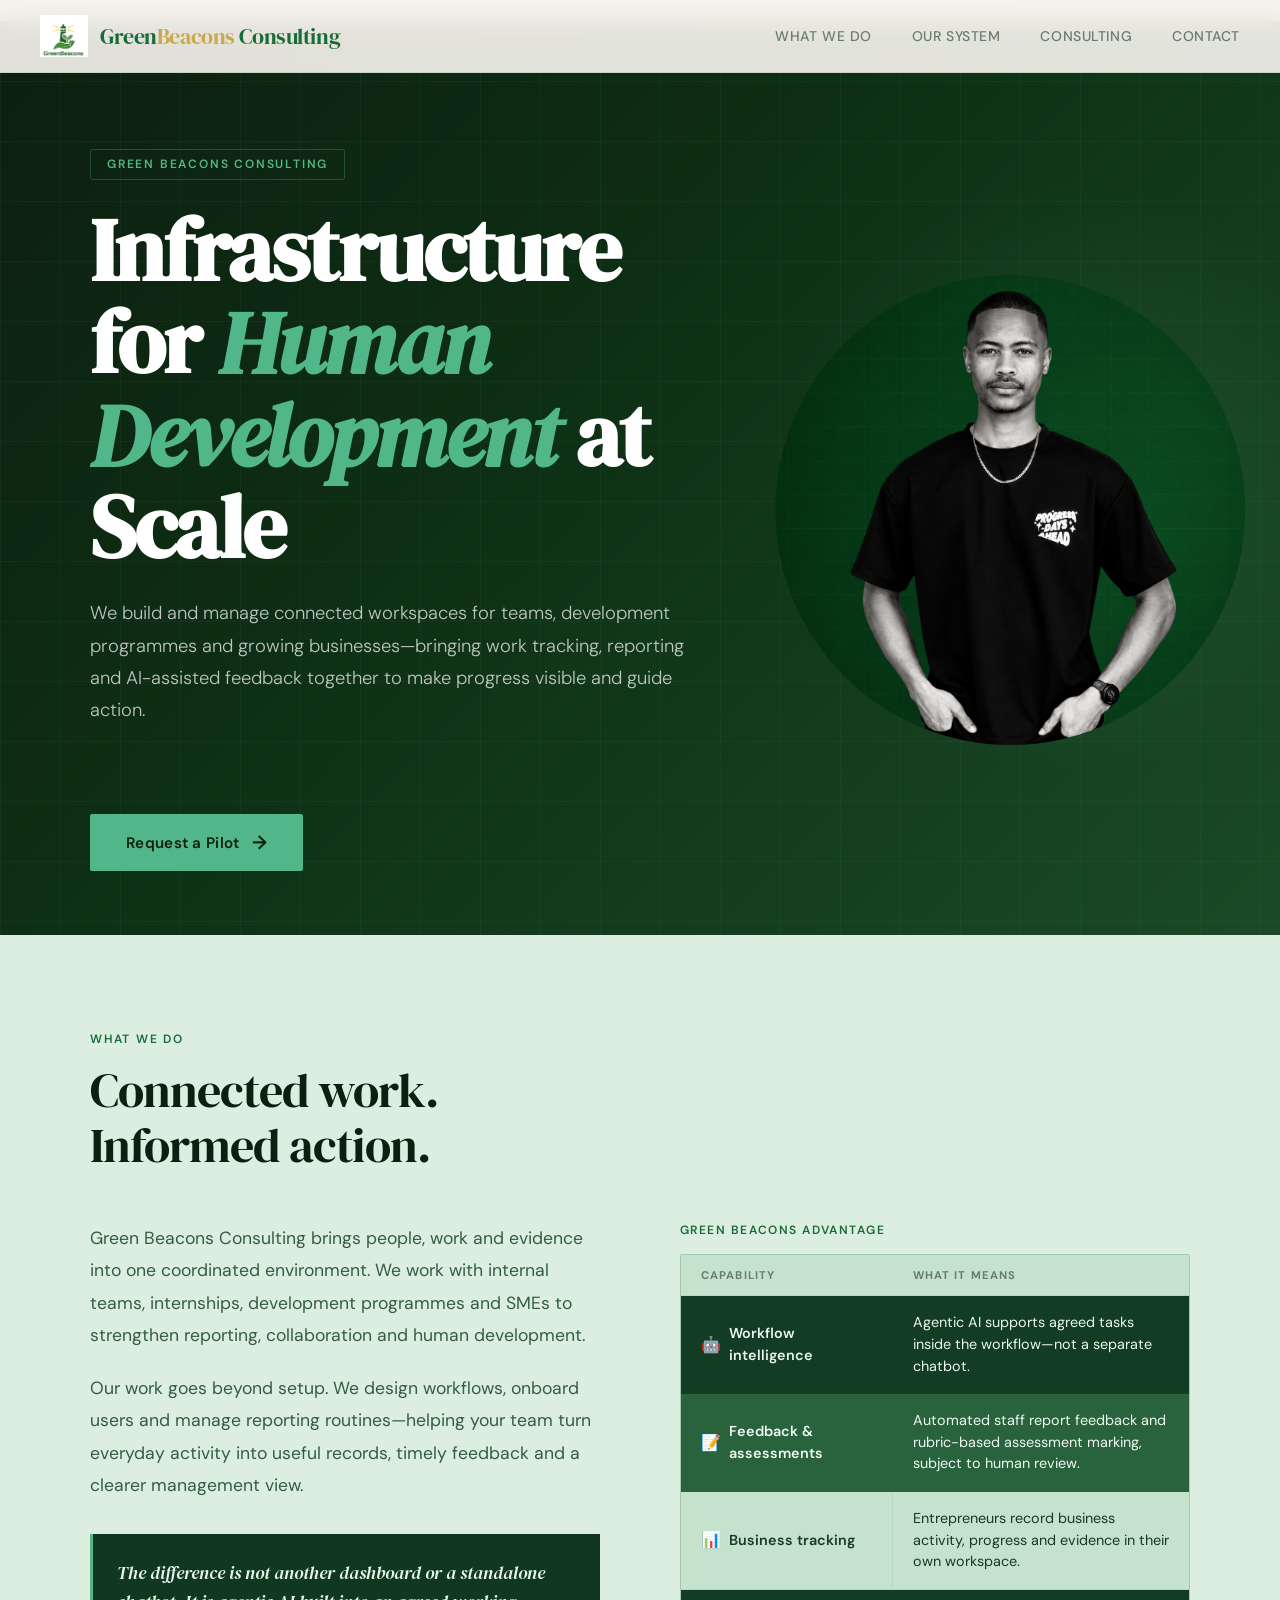
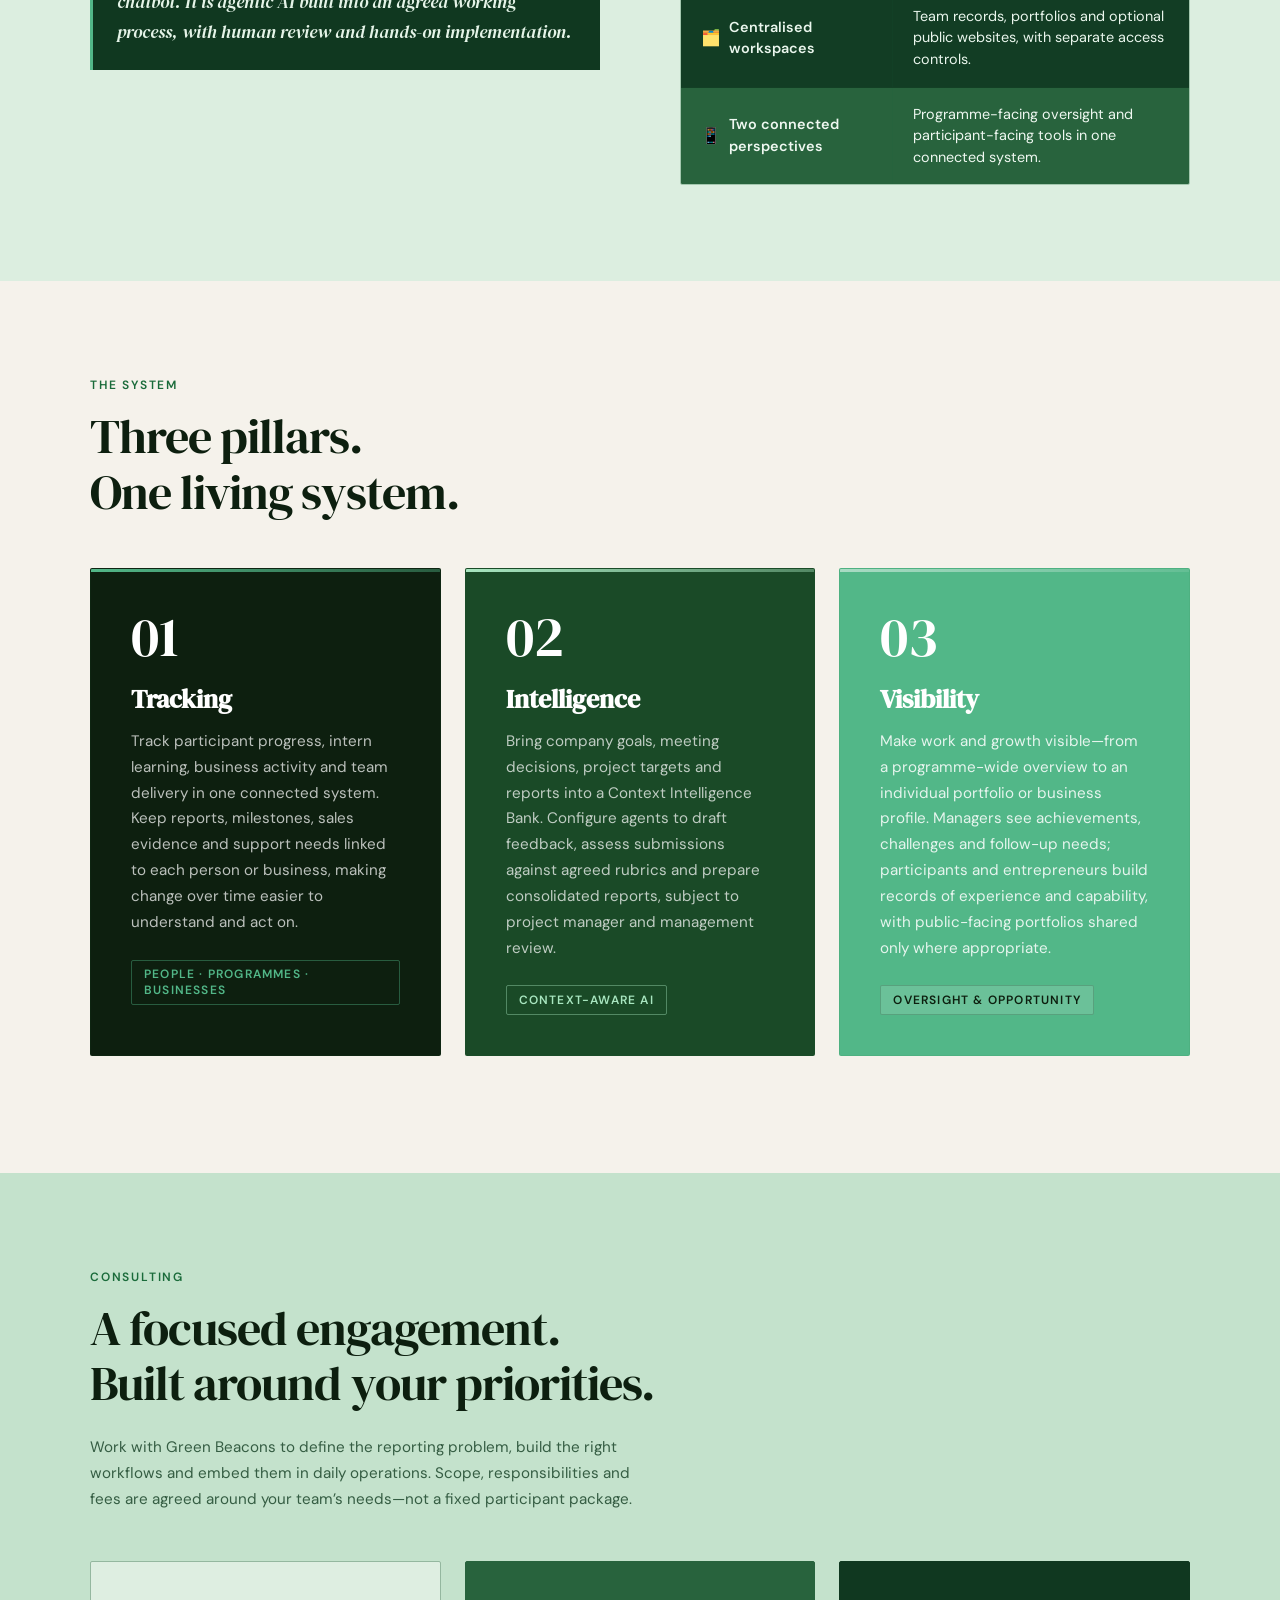
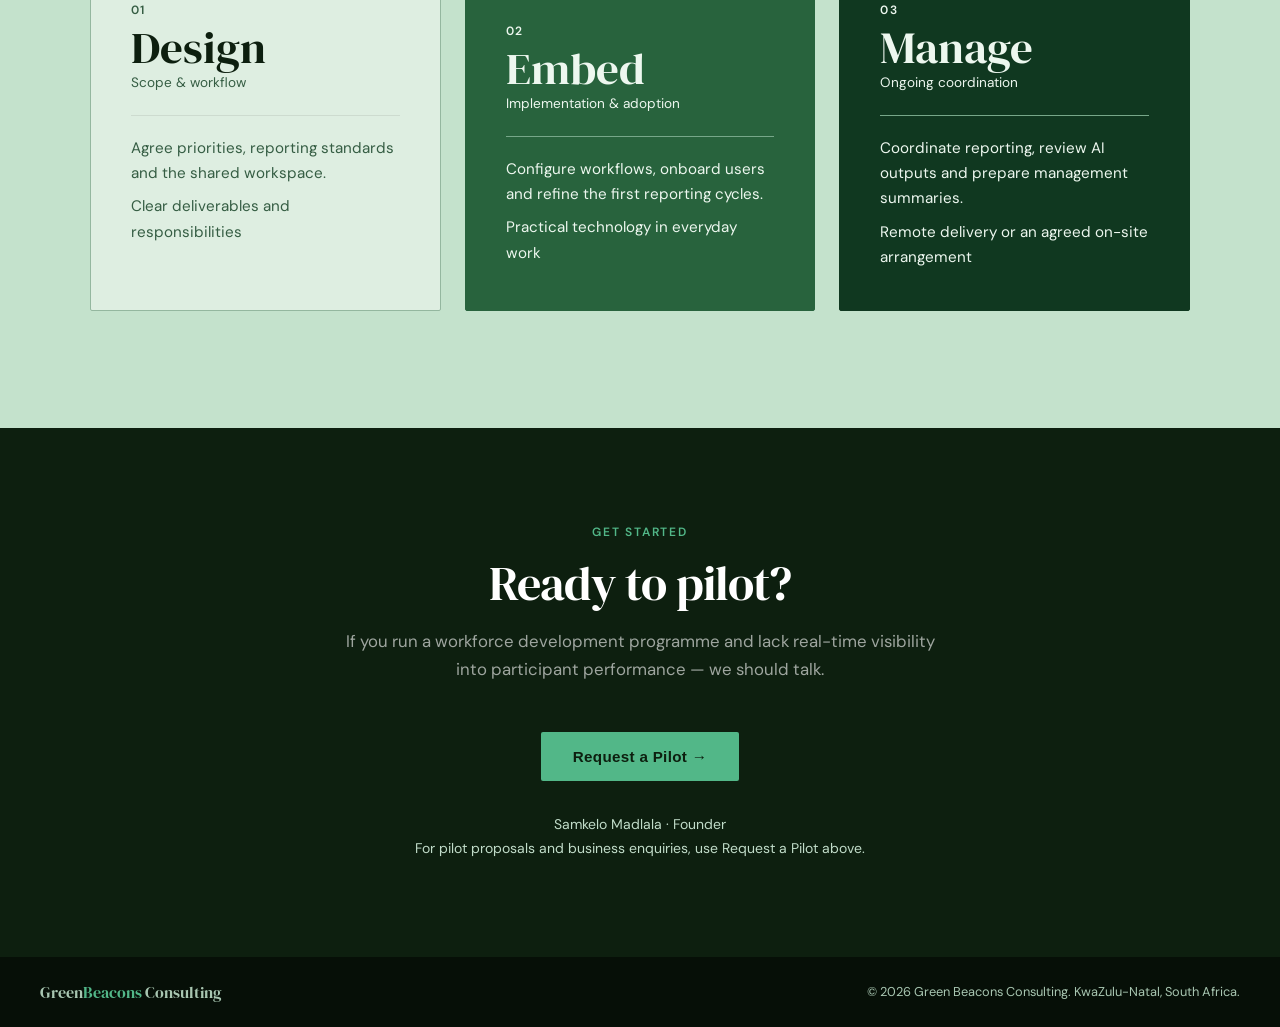
<file: index.html>
<!DOCTYPE html>

​
<html lang="en">
<head>
<meta charset="utf-8"/>
<meta content="width=device-width, initial-scale=1.0" name="viewport"/>
<title>
      Green Beacons Consulting — Infrastructure for Human Development
    </title>
<link href="https://fonts.googleapis.com/css2?family=DM+Serif+Display:ital@0;1&amp;family=DM+Sans:wght@300;400;500;600&amp;display=swap" rel="stylesheet"/>
<link href="styles.css" rel="stylesheet"/>
</head>
<body>
<!-- NAV -->
<nav>
<a class="nav-brand" href="#">
<img alt="Green Beacons Logo" src="[data-uri]"/>
<div class="nav-logo">Green<span>Beacons</span> Consulting</div>
</a>
<div class="nav-links">
<a href="#what-we-do">What We Do</a>
<a href="#pillars">Our System</a>
<a href="#consulting">Consulting</a>
<a href="#contact">Contact</a>
</div>
</nav>
<!-- HERO -->
<section class="hero">
<div class="hero-bg"></div>
<div class="hero-grid"></div>
<div class="hero-glow"></div>
<div class="hero-content"><div class="hero-copy">
<div class="hero-eyebrow fade-up d1">Green Beacons Consulting</div>
<h1 class="fade-up d2">
          Infrastructure for <em>Human Development</em> at Scale
        </h1>
<p class="hero-sub fade-up d3">We build and manage connected workspaces for teams, development programmes and growing businesses—bringing work tracking, reporting and AI-assisted feedback together to make progress visible and guide action.</p>
<a class="hero-cta fade-up d4" href="#contact">Request a Pilot <span class="hero-cta-arrow">→</span></a>
</div><figure class="hero-portrait fade-up d3">
<img alt="Samkelo Madlala, founder of Green Beacons Consulting" decoding="async" fetchpriority="high" src="images/samkelo/samkelo-madlala.png.png"/>
</figure></div>
</section>
<!-- WHAT WE DO -->
<section class="section what-we-do" id="what-we-do">
<div class="section-inner">
<div class="section-label">What We Do</div>
<div class="section-title">Connected work.<br/>Informed action.</div>
<div class="what-grid">
<div class="what-text">
<p>Green Beacons Consulting brings people, work and evidence into one coordinated environment. We work with internal teams, internships, development programmes and SMEs to strengthen reporting, collaboration and human development.</p>
<p>Our work goes beyond setup. We design workflows, onboard users and manage reporting routines—helping your team turn everyday activity into useful records, timely feedback and a clearer management view.</p>
<div class="distinction">
<p>The difference is not another dashboard or a standalone chatbot. It is agentic AI built into an agreed working process, with human review and hands-on implementation.</p>
</div>
</div>
<div>
<div class="advantage-label">Green Beacons Advantage</div>
<div class="advantage-table">
<div class="adv-row header">
<div class="adv-col">Capability</div>
<div class="adv-col">What it means</div>
</div>
<div class="adv-row">
<div class="adv-col"><span class="adv-icon">🤖</span> Workflow intelligence</div>
<div class="adv-col">Agentic AI supports agreed tasks inside the workflow—not a separate chatbot.</div>
</div>
<div class="adv-row">
<div class="adv-col"><span class="adv-icon">📝</span> Feedback &amp; assessments</div>
<div class="adv-col">Automated staff report feedback and rubric-based assessment marking, subject to human review.</div>
</div>
<div class="adv-row">
<div class="adv-col"><span class="adv-icon">📊</span> Business tracking</div>
<div class="adv-col">Entrepreneurs record business activity, progress and evidence in their own workspace.</div>
</div>
<div class="adv-row">
<div class="adv-col"><span class="adv-icon">🗂️</span> Centralised workspaces</div>
<div class="adv-col">Team records, portfolios and optional public websites, with separate access controls.</div>
</div>
<div class="adv-row">
<div class="adv-col"><span class="adv-icon">📱</span> Two connected perspectives</div>
<div class="adv-col">Programme-facing oversight and participant-facing tools in one connected system.</div>
</div>
</div>
</div>
</div>
</div>
</section>
<!-- PILLARS -->
<section class="section pillars" id="pillars">
<div class="section-inner">
<div class="section-label">The System</div>
<div class="section-title">Three pillars.<br/>One living system.</div>
<div class="pillars-grid">
<div class="pillar pillar-dark">
<div class="pillar-num">01</div>
<h3>Tracking</h3>
<p>Track participant progress, intern learning, business activity and team delivery in one connected system. Keep reports, milestones, sales evidence and support needs linked to each person or business, making change over time easier to understand and act on.</p>
<div class="pillar-tag">People · Programmes · Businesses</div>
</div>
<div class="pillar pillar-forest">
<div class="pillar-num">02</div>
<h3>Intelligence</h3>
<p>Bring company goals, meeting decisions, project targets and reports into a Context Intelligence Bank. Configure agents to draft feedback, assess submissions against agreed rubrics and prepare consolidated reports, subject to project manager and management review.</p>
<div class="pillar-tag">Context-aware AI</div>
</div>
<div class="pillar pillar-lime">
<div class="pillar-num">03</div>
<h3>Visibility</h3>
<p>Make work and growth visible—from a programme-wide overview to an individual portfolio or business profile. Managers see achievements, challenges and follow-up needs; participants and entrepreneurs build records of experience and capability, with public-facing portfolios shared only where appropriate.</p>
<div class="pillar-tag">Oversight &amp; opportunity</div>
</div>
</div>
</div>
</section>
<!-- PROOF -->
​
<!-- PRICING -->
<section class="section pricing" id="consulting">
<div class="section-inner">
<div class="section-label">Consulting</div>
<div class="section-title">A focused engagement.<br/>Built around your priorities.</div>
<p class="pricing-note">Work with Green Beacons to define the reporting problem, build the right workflows and embed them in daily operations. Scope, responsibilities and fees are agreed around your team’s needs—not a fixed participant package.</p>
<div class="pricing-grid">
<div class="price-card">
<div class="price-tier">01</div>
<div class="price-amount">Design</div>
<div class="price-label">Scope &amp; workflow</div>
<div class="price-range">Agree priorities, reporting standards and the shared workspace.</div>
<div class="price-retainer">Clear deliverables and responsibilities</div>
</div>
<div class="price-card featured">
​
<div class="price-tier">02</div>
<div class="price-amount">Embed</div>
<div class="price-label">Implementation &amp; adoption</div>
<div class="price-range">Configure workflows, onboard users and refine the first reporting cycles.</div>
<div class="price-retainer">Practical technology in everyday work</div>
</div>
<div class="price-card">
<div class="price-tier">03</div>
<div class="price-amount">Manage</div>
<div class="price-label">Ongoing coordination</div>
<div class="price-range">Coordinate reporting, review AI outputs and prepare management summaries.</div>
<div class="price-retainer">Remote delivery or an agreed on-site arrangement</div>
</div>
</div>
​
</div>
</section>
<!-- CONTACT -->
<section class="section contact" id="contact">
<div class="section-inner">
<div class="section-label">Get Started</div>
<div class="section-title">Ready to pilot?</div>
<p class="contact-sub">
          If you run a workforce development programme and lack real-time
          visibility into participant performance — we should talk.
        </p>
<div class="contact-options">
<button class="contact-btn primary" onclick="openModal()">
            Request a Pilot →
          </button>
</div>
<div class="contact-email">Samkelo Madlala · Founder<br/>For pilot proposals and business enquiries, use Request a Pilot above.</div>
</div>
</section>
<!-- FOOTER -->
<footer>
<div class="footer-logo">Green<span>Beacons</span> Consulting</div>
<div class="footer-copy">
        © 2026 Green Beacons Consulting. KwaZulu-Natal, South Africa.
      </div>
</footer>
<!-- MODAL -->
<div aria-hidden="true" aria-labelledby="contact-title" aria-modal="true" class="modal" id="contactModal" role="dialog">
<div class="modal-box">
<button aria-label="Close contact options" class="modal-close" onclick="closeModal()">×</button>
<div class="modal-title" id="contact-title">Request a Pilot</div>
<div class="modal-sub">Pilot proposals and business enquiries—choose how you would like to get in touch.</div>
<div class="modal-options">
<a class="modal-btn green" href="https://mail.google.com/mail/?view=cm&amp;fs=1&amp;to=s.madlala.pm@gmail.com&amp;su=Green%20Beacons%20Business%20Enquiry" rel="noopener noreferrer" target="_blank">Open in Gmail</a>
<a class="modal-btn outline" href="https://outlook.live.com/mail/0/deeplink/compose?to=s.madlala.pm@gmail.com&amp;subject=Green%20Beacons%20Business%20Enquiry" rel="noopener noreferrer" target="_blank">Open in Outlook</a>
<button class="modal-btn outline" onclick="copyEmail()">
            Copy Email Address
          </button>
</div>
<div class="modal-email">s.madlala.pm@gmail.com</div>
</div>
</div>
<script src="script.js"></script>
</body>
</html>
</file>
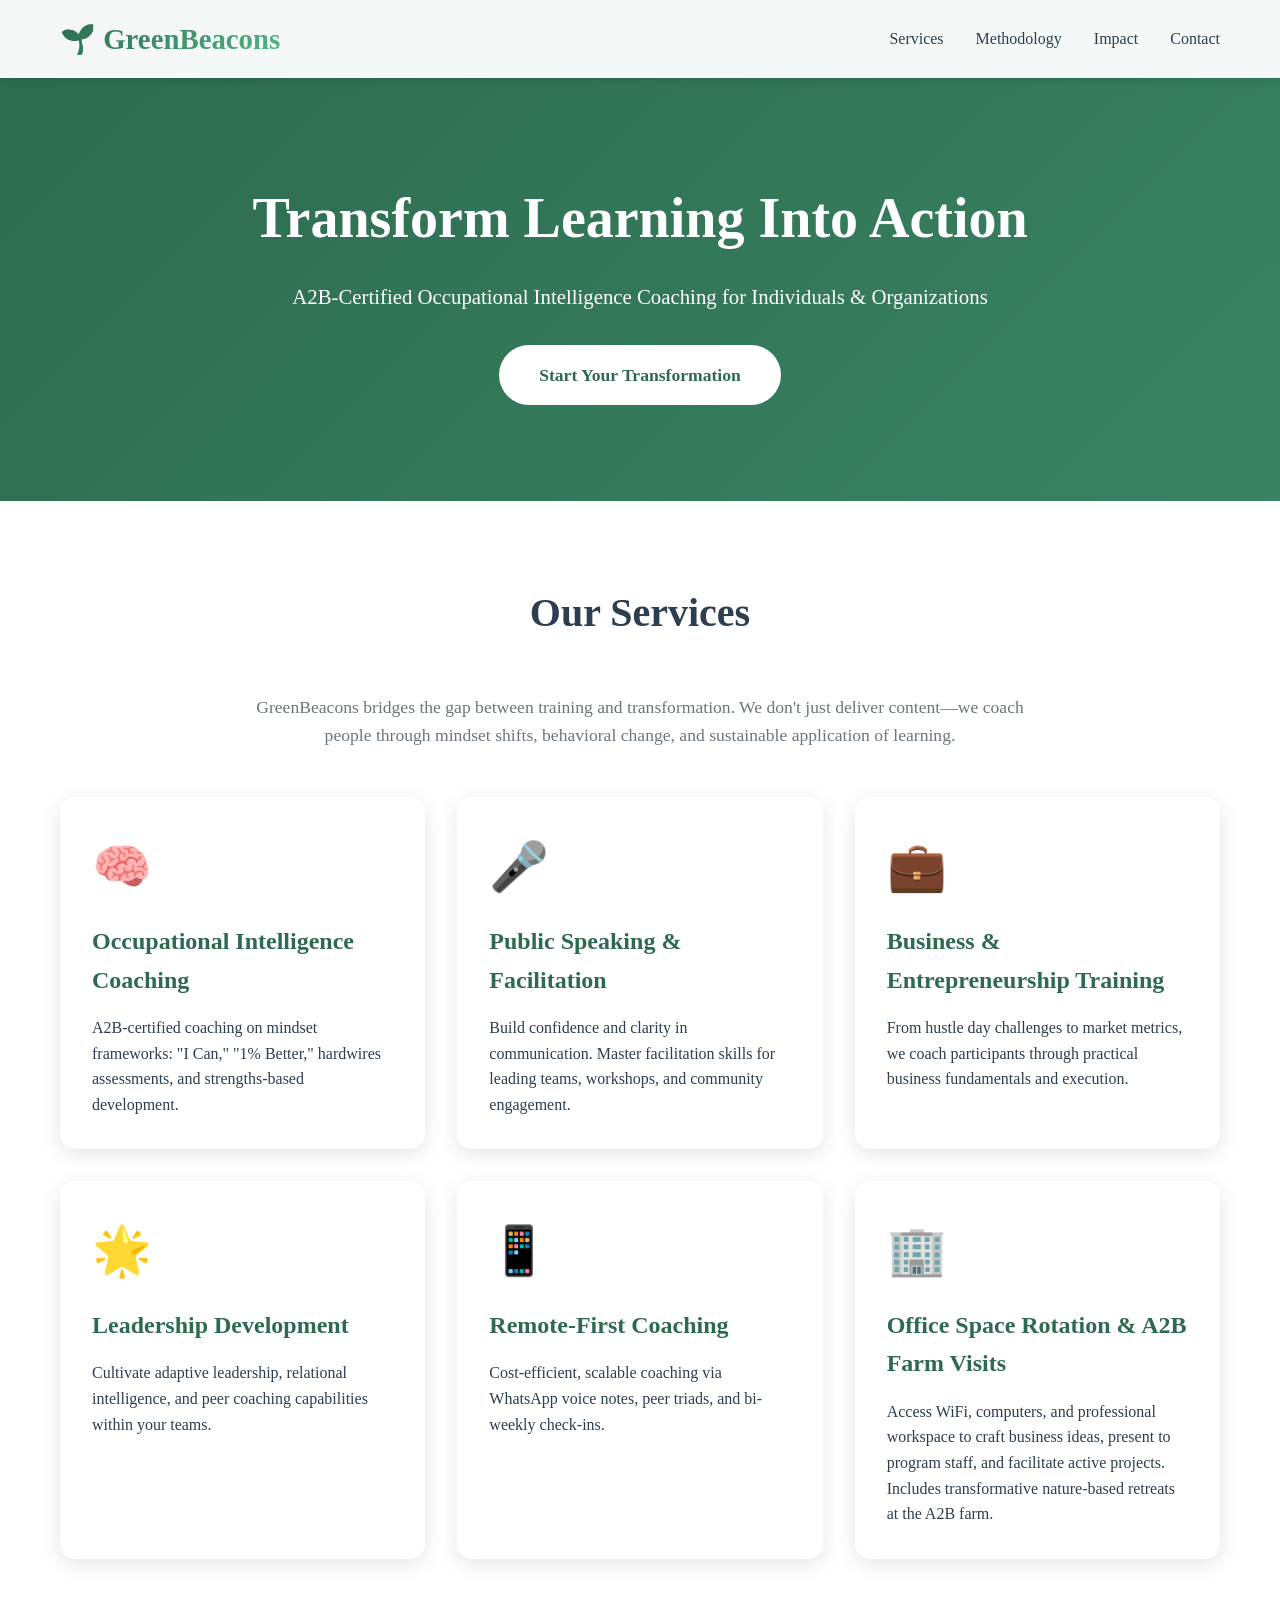
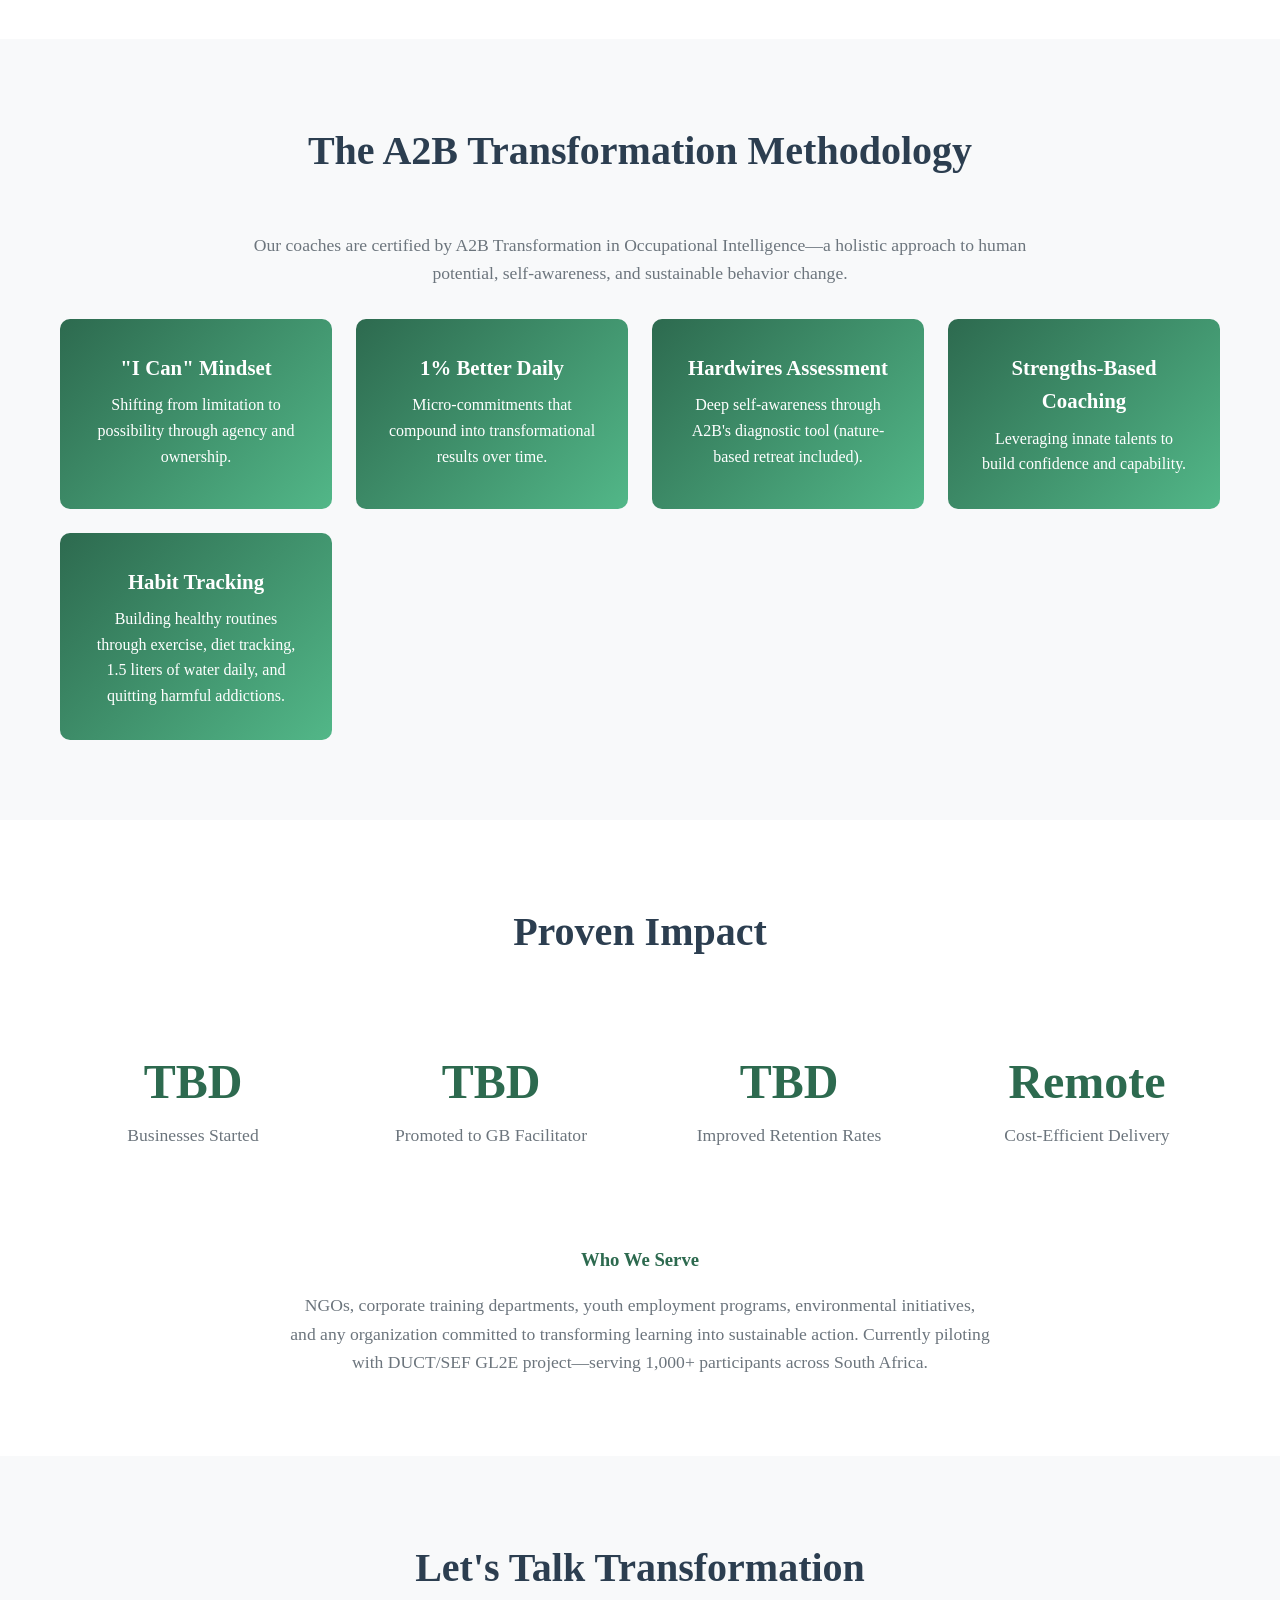
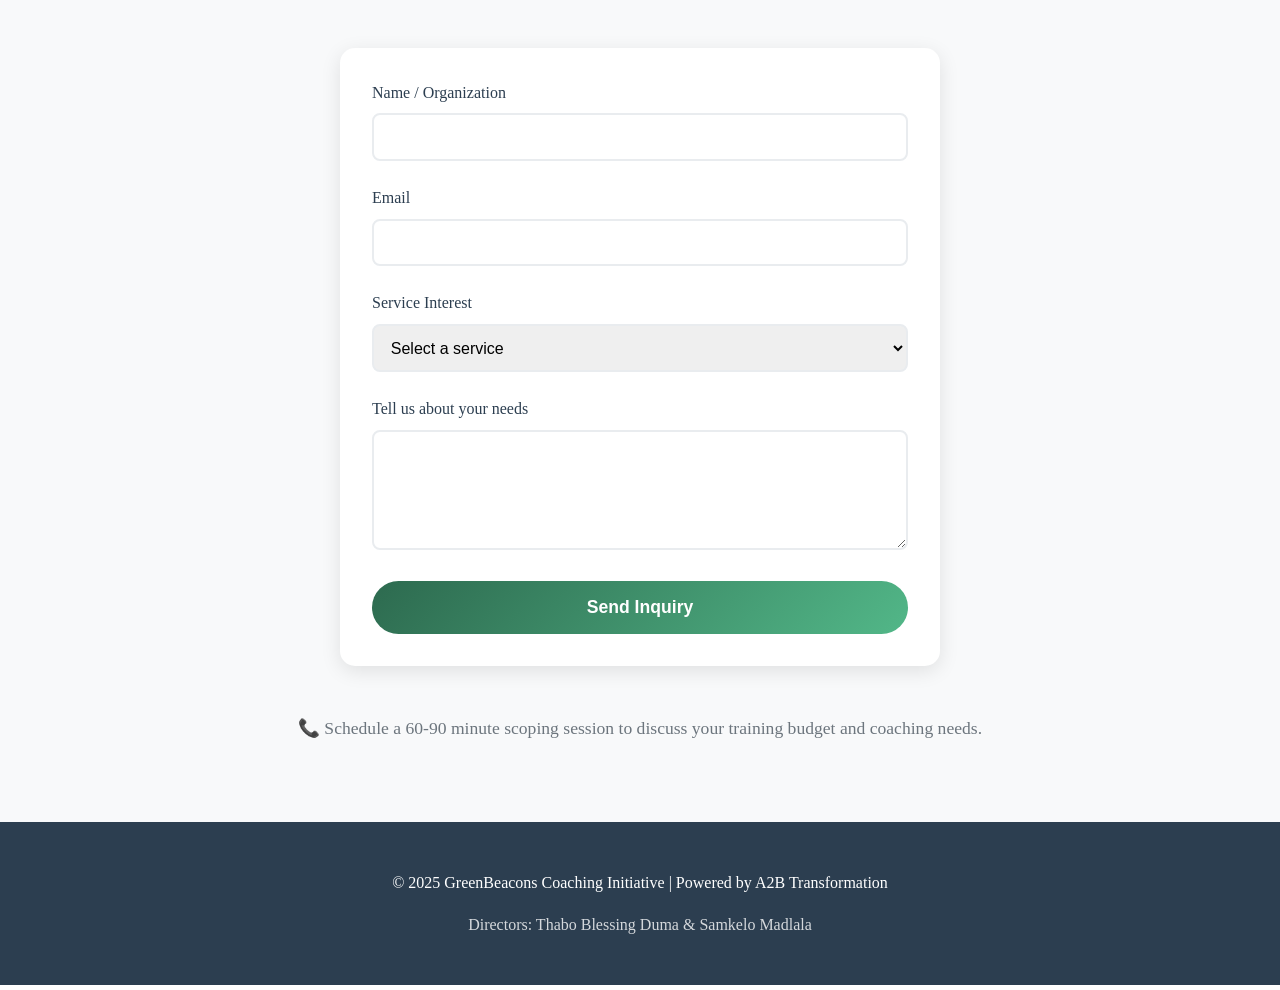
<file: gb.html>
<!DOCTYPE html>
<html lang="en">
<head>
    <meta charset="UTF-8">
    <meta name="viewport" content="width=device-width, initial-scale=1.0">
    <title>GreenBeacons Coaching | Occupational Intelligence & Transformation</title>
    <style>
        * {
            margin: 0;
            padding: 0;
            box-sizing: border-box;
        }
        
        body {
            font-family: Georgia, serif;
            line-height: 1.6;
            color: #2c3e50;
            background: linear-gradient(135deg, #2d6a4f 0%, #52b788 100%);
        }
        
        .container {
            max-width: 1200px;
            margin: 0 auto;
            padding: 0 20px;
        }
        
        header {
            background: rgba(255, 255, 255, 0.95);
            backdrop-filter: blur(10px);
            padding: 1rem 0;
            position: sticky;
            top: 0;
            z-index: 100;
            box-shadow: 0 2px 10px rgba(0,0,0,0.1);
        }
        
        nav {
            display: flex;
            justify-content: space-between;
            align-items: center;
        }
        
        .logo {
            font-size: 1.8rem;
            font-weight: bold;
            background: linear-gradient(135deg, #2d6a4f 0%, #52b788 100%);
            -webkit-background-clip: text;
            -webkit-text-fill-color: transparent;
            background-clip: text;
        }
        
        .nav-links {
            display: flex;
            gap: 2rem;
            list-style: none;
        }
        
        .nav-links a {
            color: #2c3e50;
            text-decoration: none;
            font-weight: 500;
            transition: color 0.3s;
        }
        
        .nav-links a:hover {
            color: #2d6a4f;
        }
        
        .hero {
            padding: 6rem 0;
            text-align: center;
            color: white;
        }
        
        .hero h1 {
            font-size: 3.5rem;
            margin-bottom: 1rem;
            animation: fadeInUp 1s ease;
        }
        
        .hero p {
            font-size: 1.3rem;
            margin-bottom: 2rem;
            opacity: 0.95;
            animation: fadeInUp 1s ease 0.2s both;
        }
        
        .cta-button {
            display: inline-block;
            background: white;
            color: #2d6a4f;
            padding: 1rem 2.5rem;
            border-radius: 50px;
            text-decoration: none;
            font-weight: bold;
            font-size: 1.1rem;
            transition: transform 0.3s, box-shadow 0.3s;
            animation: fadeInUp 1s ease 0.4s both;
        }
        
        .cta-button:hover {
            transform: translateY(-3px);
            box-shadow: 0 10px 25px rgba(0,0,0,0.2);
        }
        
        .section {
            padding: 5rem 0;
            background: white;
        }
        
        .section-alt {
            background: #f8f9fa;
        }
        
        .section-title {
            text-align: center;
            font-size: 2.5rem;
            margin-bottom: 3rem;
            color: #2c3e50;
        }
        
        .services-grid {
            display: grid;
            grid-template-columns: repeat(auto-fit, minmax(300px, 1fr));
            gap: 2rem;
            margin-top: 3rem;
        }
        
        .service-card {
            background: white;
            padding: 2rem;
            border-radius: 15px;
            box-shadow: 0 5px 20px rgba(0,0,0,0.1);
            transition: transform 0.3s, box-shadow 0.3s;
        }
        
        .service-card:hover {
            transform: translateY(-10px);
            box-shadow: 0 15px 40px rgba(0,0,0,0.15);
        }
        
        .service-icon {
            font-size: 3rem;
            margin-bottom: 1rem;
        }
        
        .service-card h3 {
            color: #2d6a4f;
            margin-bottom: 1rem;
            font-size: 1.5rem;
        }
        
        .methodology {
            display: grid;
            grid-template-columns: repeat(auto-fit, minmax(250px, 1fr));
            gap: 1.5rem;
            margin-top: 2rem;
        }
        
        .method-item {
            background: linear-gradient(135deg, #2d6a4f 0%, #52b788 100%);
            color: white;
            padding: 2rem;
            border-radius: 10px;
            text-align: center;
        }
        
        .method-item h4 {
            font-size: 1.3rem;
            margin-bottom: 0.5rem;
        }
        
        .stats {
            display: grid;
            grid-template-columns: repeat(auto-fit, minmax(200px, 1fr));
            gap: 2rem;
            text-align: center;
            margin-top: 3rem;
        }
        
        .stat-item {
            padding: 2rem;
        }
        
        .stat-number {
            font-size: 3rem;
            font-weight: bold;
            color: #2d6a4f;
            display: block;
        }
        
        .stat-label {
            color: #6c757d;
            font-size: 1.1rem;
        }
        
        .contact-form {
            max-width: 600px;
            margin: 0 auto;
            background: white;
            padding: 2rem;
            border-radius: 15px;
            box-shadow: 0 5px 20px rgba(0,0,0,0.1);
        }
        
        .form-group {
            margin-bottom: 1.5rem;
        }
        
        .form-group label {
            display: block;
            margin-bottom: 0.5rem;
            font-weight: 500;
            color: #2c3e50;
        }
        
        .form-group input,
        .form-group textarea,
        .form-group select {
            width: 100%;
            padding: 0.8rem;
            border: 2px solid #e9ecef;
            border-radius: 8px;
            font-size: 1rem;
            transition: border-color 0.3s;
        }
        
        .form-group input:focus,
        .form-group textarea:focus,
        .form-group select:focus {
            outline: none;
            border-color: #2d6a4f;
        }
        
        .submit-button {
            background: linear-gradient(135deg, #2d6a4f 0%, #52b788 100%);
            color: white;
            padding: 1rem 2rem;
            border: none;
            border-radius: 50px;
            font-size: 1.1rem;
            font-weight: bold;
            cursor: pointer;
            width: 100%;
            transition: transform 0.3s;
        }
        
        .submit-button:hover {
            transform: translateY(-2px);
        }
        
        footer {
            background: #2c3e50;
            color: white;
            padding: 3rem 0;
            text-align: center;
        }
        
        @keyframes fadeInUp {
            from {
                opacity: 0;
                transform: translateY(30px);
            }
            to {
                opacity: 1;
                transform: translateY(0);
            }
        }
        
        @media (max-width: 768px) {
            .hero h1 {
                font-size: 2.5rem;
            }
            
            .nav-links {
                flex-direction: column;
                gap: 1rem;
            }
        }
    </style>
</head>
<body>
    <header>
        <nav class="container">
            <div class="logo">🌱 GreenBeacons</div>
            <ul class="nav-links">
                <li><a href="#services">Services</a></li>
                <li><a href="#methodology">Methodology</a></li>
                <li><a href="#impact">Impact</a></li>
                <li><a href="#contact">Contact</a></li>
            </ul>
        </nav>
    </header>

    <section class="hero">
        <div class="container">
            <h1>Transform Learning Into Action</h1>
            <p>A2B-Certified Occupational Intelligence Coaching for Individuals & Organizations</p>
            <a href="#contact" class="cta-button">Start Your Transformation</a>
        </div>
    </section>

    <section id="services" class="section">
        <div class="container">
            <h2 class="section-title">Our Services</h2>
            <p style="text-align: center; max-width: 800px; margin: 0 auto 3rem; font-size: 1.1rem; color: #6c757d;">
                GreenBeacons bridges the gap between training and transformation. We don't just deliver content—we coach people through mindset shifts, behavioral change, and sustainable application of learning.
            </p>
            <div class="services-grid">
                <div class="service-card">
                    <div class="service-icon">🧠</div>
                    <h3>Occupational Intelligence Coaching</h3>
                    <p>A2B-certified coaching on mindset frameworks: "I Can," "1% Better," hardwires assessments, and strengths-based development.</p>
                </div>
                <div class="service-card">
                    <div class="service-icon">🎤</div>
                    <h3>Public Speaking & Facilitation</h3>
                    <p>Build confidence and clarity in communication. Master facilitation skills for leading teams, workshops, and community engagement.</p>
                </div>
                <div class="service-card">
                    <div class="service-icon">💼</div>
                    <h3>Business & Entrepreneurship Training</h3>
                    <p>From hustle day challenges to market metrics, we coach participants through practical business fundamentals and execution.</p>
                </div>
                <div class="service-card">
                    <div class="service-icon">🌟</div>
                    <h3>Leadership Development</h3>
                    <p>Cultivate adaptive leadership, relational intelligence, and peer coaching capabilities within your teams.</p>
                </div>
                <div class="service-card">
                    <div class="service-icon">📱</div>
                    <h3>Remote-First Coaching</h3>
                    <p>Cost-efficient, scalable coaching via WhatsApp voice notes, peer triads, and bi-weekly check-ins.</p>
                </div>
                <div class="service-card">
                    <div class="service-icon">🏢</div>
                    <h3>Office Space Rotation & A2B Farm Visits</h3>
                    <p>Access WiFi, computers, and professional workspace to craft business ideas, present to program staff, and facilitate active projects. Includes transformative nature-based retreats at the A2B farm.</p>
                </div>
            </div>
        </div>
    </section>

    <section id="methodology" class="section section-alt">
        <div class="container">
            <h2 class="section-title">The A2B Transformation Methodology</h2>
            <p style="text-align: center; max-width: 800px; margin: 0 auto 2rem; font-size: 1.1rem; color: #6c757d;">
                Our coaches are certified by A2B Transformation in Occupational Intelligence—a holistic approach to human potential, self-awareness, and sustainable behavior change.
            </p>
            <div class="methodology">
                <div class="method-item">
                    <h4>"I Can" Mindset</h4>
                    <p>Shifting from limitation to possibility through agency and ownership.</p>
                </div>
                <div class="method-item">
                    <h4>1% Better Daily</h4>
                    <p>Micro-commitments that compound into transformational results over time.</p>
                </div>
                <div class="method-item">
                    <h4>Hardwires Assessment</h4>
                    <p>Deep self-awareness through A2B's diagnostic tool (nature-based retreat included).</p>
                </div>
                <div class="method-item">
                    <h4>Strengths-Based Coaching</h4>
                    <p>Leveraging innate talents to build confidence and capability.</p>
                </div>
                <div class="method-item">
                    <h4>Habit Tracking</h4>
                    <p>Building healthy routines through exercise, diet tracking, 1.5 liters of water daily, and quitting harmful addictions.</p>
                </div>
            </div>
        </div>
    </section>

    <section id="impact" class="section">
        <div class="container">
            <h2 class="section-title">Proven Impact</h2>
            <div class="stats">
                <div class="stat-item">
                    <span class="stat-number">TBD</span>
                    <span class="stat-label">Businesses Started</span>
                </div>
                <div class="stat-item">
                    <span class="stat-number">TBD</span>
                    <span class="stat-label">Promoted to GB Facilitator</span>
                </div>
                <div class="stat-item">
                    <span class="stat-number">TBD</span>
                    <span class="stat-label">Improved Retention Rates</span>
                </div>
                <div class="stat-item">
                    <span class="stat-number">Remote</span>
                    <span class="stat-label">Cost-Efficient Delivery</span>
                </div>
            </div>
            <div style="margin-top: 4rem; text-align: center;">
                <h3 style="color: #2d6a4f; margin-bottom: 1rem;">Who We Serve</h3>
                <p style="max-width: 700px; margin: 0 auto; font-size: 1.1rem; color: #6c757d;">
                    NGOs, corporate training departments, youth employment programs, environmental initiatives, and any organization committed to transforming learning into sustainable action. Currently piloting with DUCT/SEF GL2E project—serving 1,000+ participants across South Africa.
                </p>
            </div>
        </div>
    </section>

    <section id="contact" class="section section-alt">
        <div class="container">
            <h2 class="section-title">Let's Talk Transformation</h2>
            <div class="contact-form">
                <form id="contactForm">
                    <div class="form-group">
                        <label for="name">Name / Organization</label>
                        <input type="text" id="name" name="name" required>
                    </div>
                    <div class="form-group">
                        <label for="email">Email</label>
                        <input type="email" id="email" name="email" required>
                    </div>
                    <div class="form-group">
                        <label for="service">Service Interest</label>
                        <select id="service" name="service">
                            <option value="">Select a service</option>
                            <option value="occupational">Occupational Intelligence Coaching</option>
                            <option value="leadership">Leadership Development</option>
                            <option value="business">Business Training</option>
                            <option value="facilitation">Public Speaking & Facilitation</option>
                            <option value="custom">Custom Program Design</option>
                        </select>
                    </div>
                    <div class="form-group">
                        <label for="message">Tell us about your needs</label>
                        <textarea id="message" name="message" rows="5" required></textarea>
                    </div>
                    <button type="submit" class="submit-button">Send Inquiry</button>
                </form>
            </div>
            <div style="text-align: center; margin-top: 3rem;">
                <p style="font-size: 1.1rem; color: #6c757d;">
                    📞 Schedule a 60-90 minute scoping session to discuss your training budget and coaching needs.
                </p>
            </div>
        </div>
    </section>

    <footer>
        <div class="container">
            <p>&copy; 2025 GreenBeacons Coaching Initiative | Powered by A2B Transformation</p>
            <p style="margin-top: 1rem; opacity: 0.8;">Directors: Thabo Blessing Duma & Samkelo Madlala</p>
        </div>
    </footer>

    <script>
        document.getElementById('contactForm').addEventListener('submit', function(e) {
            e.preventDefault();
            alert('Thank you for your inquiry! We will respond within 24-48 hours. For urgent matters, please email dumacoachme@hotmail.com directly.');
            this.reset();
        });

        document.querySelectorAll('a[href^="#"]').forEach(anchor => {
            anchor.addEventListener('click', function (e) {
                e.preventDefault();
                const target = document.querySelector(this.getAttribute('href'));
                if (target) {
                    target.scrollIntoView({ behavior: 'smooth', block: 'start' });
                }
            });
        });
    </script>
</body>
</html>
</file>
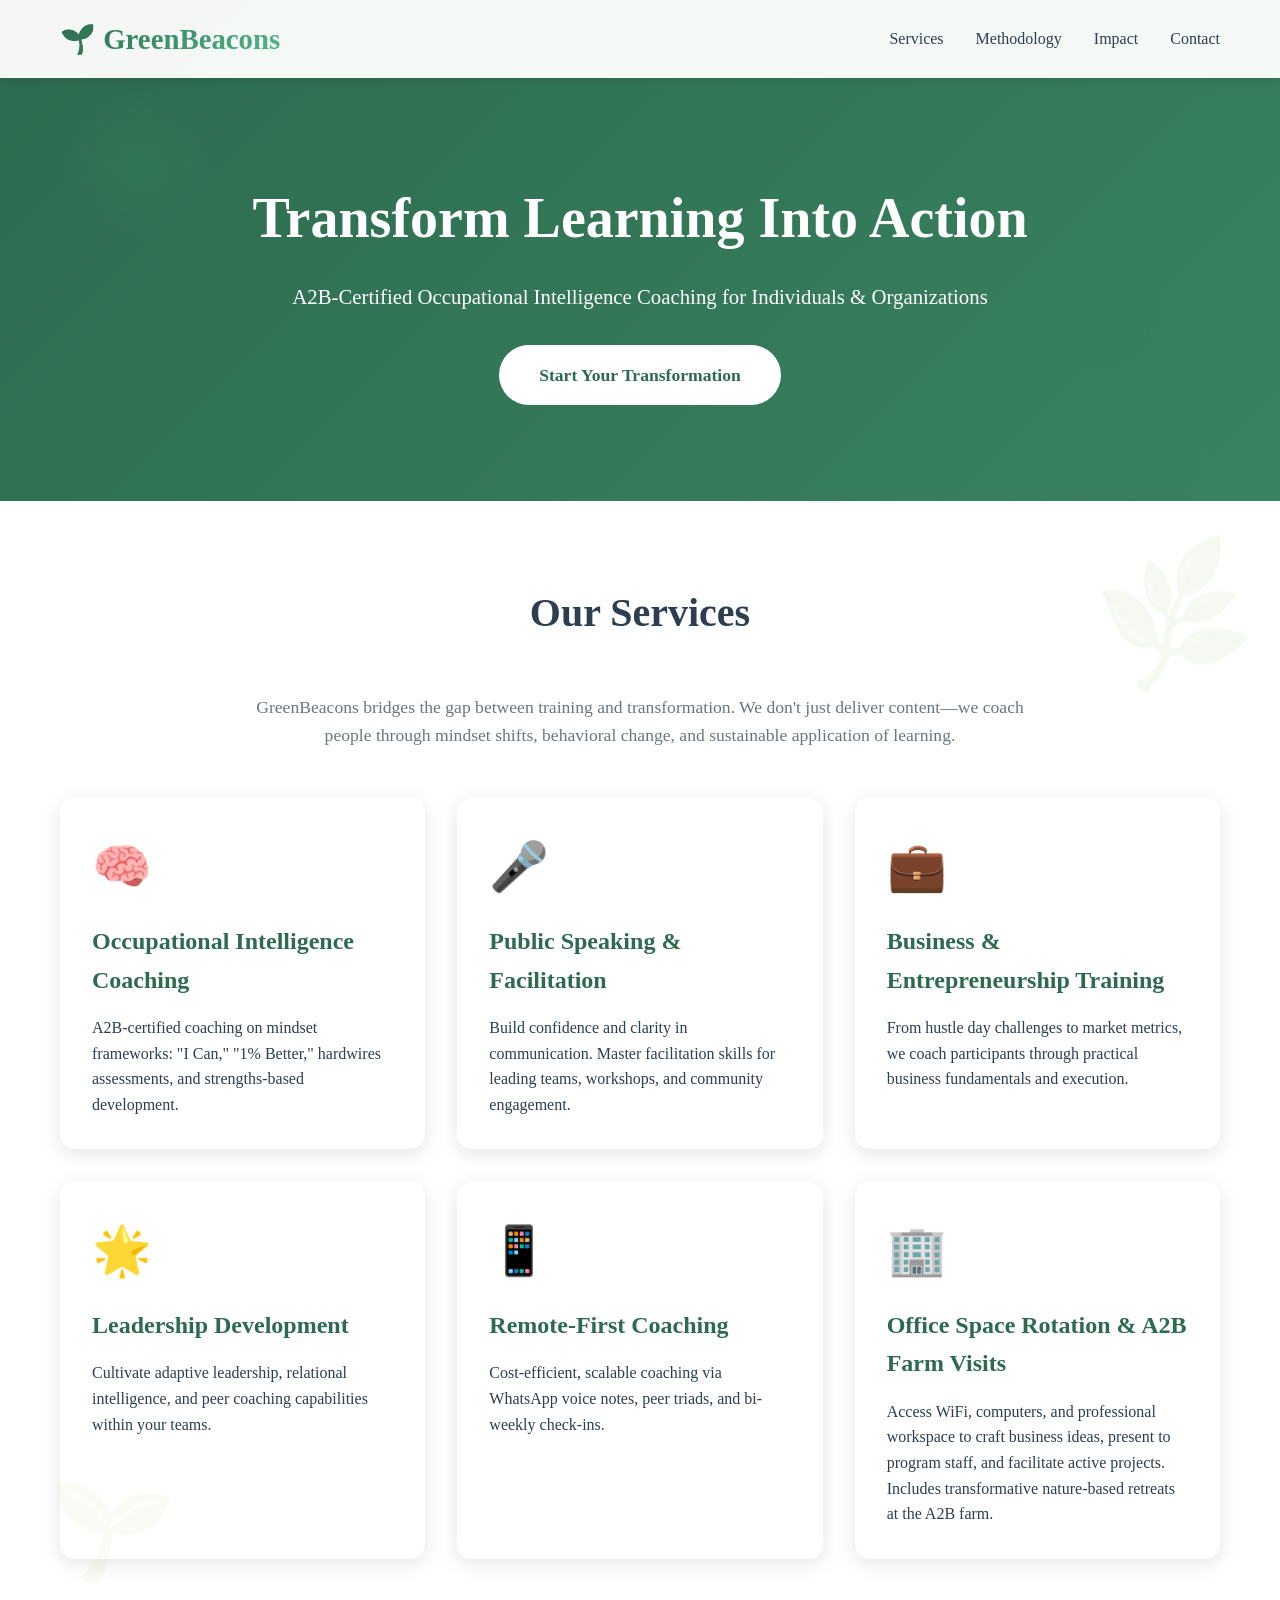
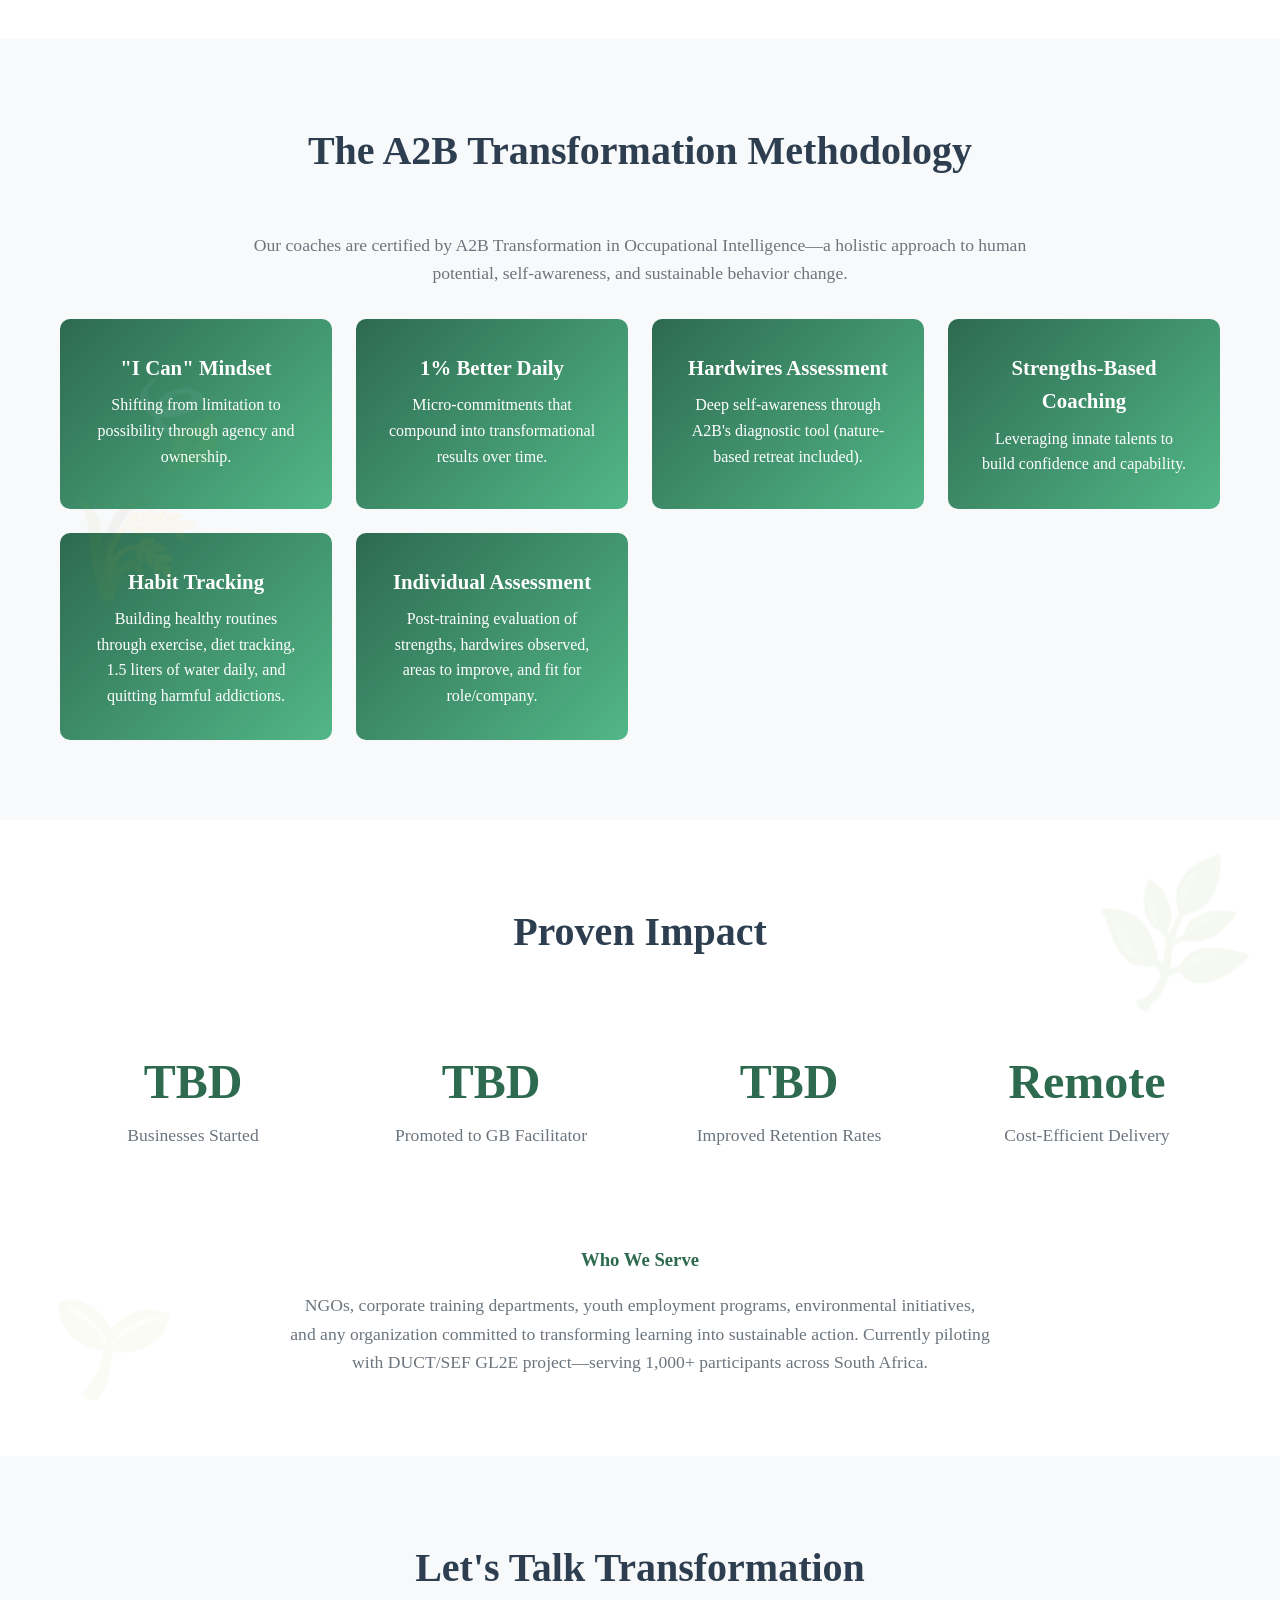
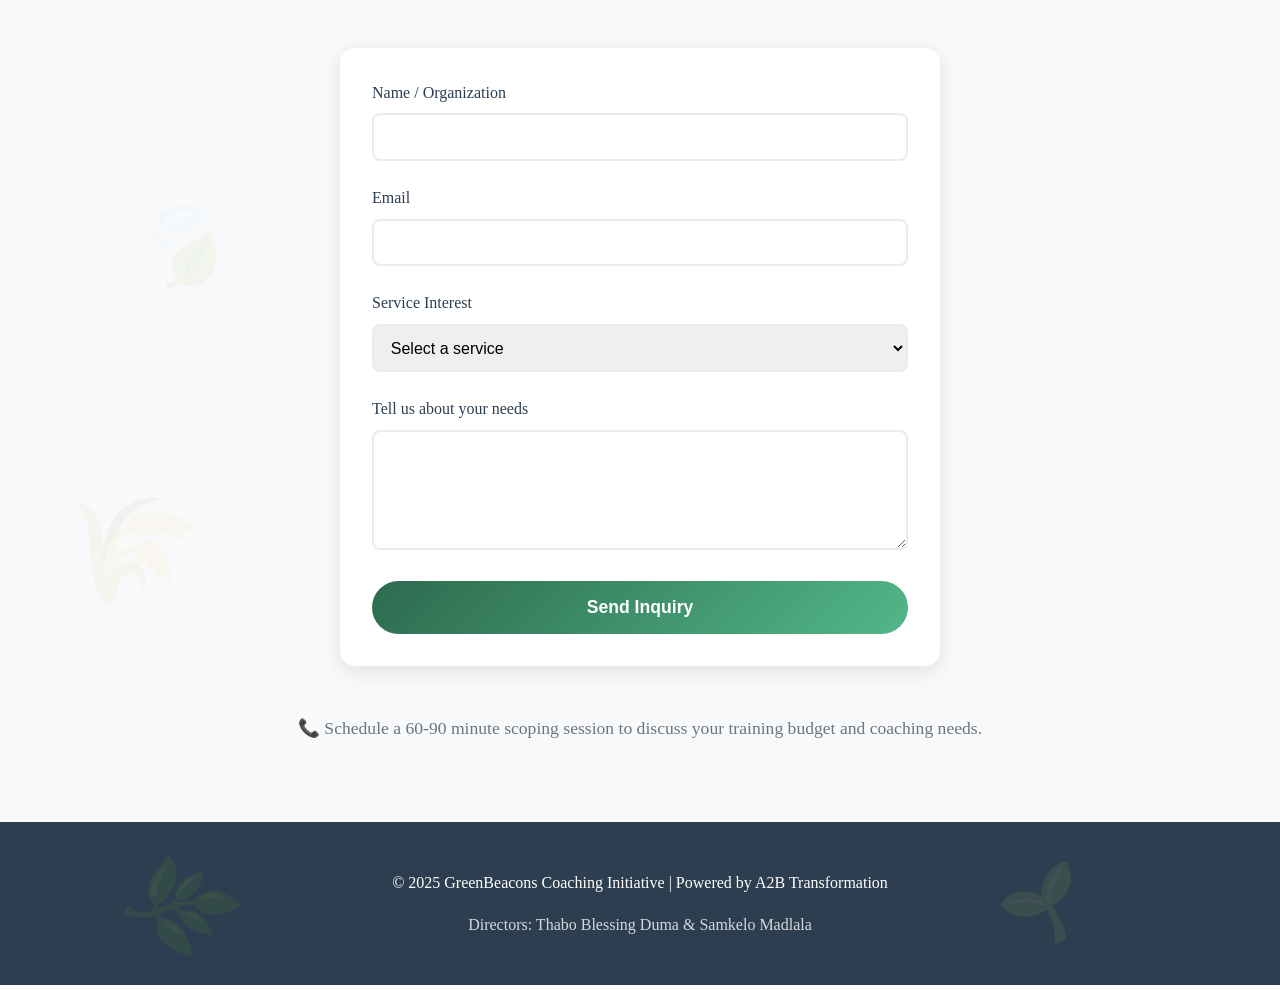
<file: GreenBeaconsSite.html>
<!DOCTYPE html>
<html lang="en">
<head>
    <meta charset="UTF-8">
    <meta name="viewport" content="width=device-width, initial-scale=1.0">
    <title>GreenBeacons Coaching | Occupational Intelligence & Transformation</title>
    <style>
        * {
            margin: 0;
            padding: 0;
            box-sizing: border-box;
        }
        
        body {
            font-family: Georgia, serif;
            line-height: 1.6;
            color: #2c3e50;
            background: linear-gradient(135deg, #2d6a4f 0%, #52b788 100%);
            position: relative;
        }
        
        .leaf-decoration {
            position: fixed;
            pointer-events: none;
            z-index: 0;
            opacity: 0.08;
        }
        
        .leaf-1 {
            top: 10%;
            left: 5%;
            width: 150px;
            height: 150px;
            background: radial-gradient(circle, #52b788 0%, transparent 70%);
            border-radius: 50% 0 50% 50%;
            transform: rotate(-45deg);
        }
        
        .leaf-2 {
            top: 30%;
            right: 8%;
            width: 120px;
            height: 120px;
            background: radial-gradient(circle, #2d6a4f 0%, transparent 70%);
            border-radius: 50% 50% 0 50%;
            transform: rotate(25deg);
        }
        
        .leaf-3 {
            bottom: 20%;
            left: 10%;
            width: 180px;
            height: 180px;
            background: radial-gradient(circle, #52b788 0%, transparent 70%);
            border-radius: 50% 50% 50% 0;
            transform: rotate(60deg);
        }
        
        .leaf-4 {
            bottom: 40%;
            right: 5%;
            width: 140px;
            height: 140px;
            background: radial-gradient(circle, #2d6a4f 0%, transparent 70%);
            border-radius: 0 50% 50% 50%;
            transform: rotate(-30deg);
        }
        
        .container {
            max-width: 1200px;
            margin: 0 auto;
            padding: 0 20px;
        }
        
        header {
            background: rgba(255, 255, 255, 0.95);
            backdrop-filter: blur(10px);
            padding: 1rem 0;
            position: sticky;
            top: 0;
            z-index: 100;
            box-shadow: 0 2px 10px rgba(0,0,0,0.1);
        }
        
        nav {
            display: flex;
            justify-content: space-between;
            align-items: center;
        }
        
        .logo {
            font-size: 1.8rem;
            font-weight: bold;
            background: linear-gradient(135deg, #2d6a4f 0%, #52b788 100%);
            -webkit-background-clip: text;
            -webkit-text-fill-color: transparent;
            background-clip: text;
        }
        
        .nav-links {
            display: flex;
            gap: 2rem;
            list-style: none;
        }
        
        .nav-links a {
            color: #2c3e50;
            text-decoration: none;
            font-weight: 500;
            transition: color 0.3s;
        }
        
        .nav-links a:hover {
            color: #2d6a4f;
        }
        
        .hero {
            padding: 6rem 0;
            text-align: center;
            color: white;
        }
        
        .hero h1 {
            font-size: 3.5rem;
            margin-bottom: 1rem;
            animation: fadeInUp 1s ease;
        }
        
        .hero p {
            font-size: 1.3rem;
            margin-bottom: 2rem;
            opacity: 0.95;
            animation: fadeInUp 1s ease 0.2s both;
        }
        
        .cta-button {
            display: inline-block;
            background: white;
            color: #2d6a4f;
            padding: 1rem 2.5rem;
            border-radius: 50px;
            text-decoration: none;
            font-weight: bold;
            font-size: 1.1rem;
            transition: transform 0.3s, box-shadow 0.3s;
            animation: fadeInUp 1s ease 0.4s both;
        }
        
        .cta-button:hover {
            transform: translateY(-3px);
            box-shadow: 0 10px 25px rgba(0,0,0,0.2);
        }
        
        .section {
            padding: 5rem 0;
            background: white;
            position: relative;
            overflow: hidden;
        }
        
        .section::before {
            content: '🌿';
            position: absolute;
            top: 20px;
            right: 30px;
            font-size: 120px;
            opacity: 0.05;
            transform: rotate(-15deg);
        }
        
        .section::after {
            content: '🌱';
            position: absolute;
            bottom: 30px;
            left: 40px;
            font-size: 100px;
            opacity: 0.05;
            transform: rotate(20deg);
        }
        
        .section-alt {
            background: #f8f9fa;
            position: relative;
            overflow: hidden;
        }
        
        .section-alt::before {
            content: '🍃';
            position: absolute;
            top: 40px;
            left: 50px;
            font-size: 90px;
            opacity: 0.06;
            transform: rotate(-30deg);
        }
        
        .section-alt::after {
            content: '🌾';
            position: absolute;
            bottom: 50px;
            right: 60px;
            font-size: 110px;
            opacity: 0.05;
            transform: rotate(15deg);
        }
        
        .section-title {
            text-align: center;
            font-size: 2.5rem;
            margin-bottom: 3rem;
            color: #2c3e50;
        }
        
        .services-grid {
            display: grid;
            grid-template-columns: repeat(auto-fit, minmax(300px, 1fr));
            gap: 2rem;
            margin-top: 3rem;
        }
        
        .service-card {
            background: white;
            padding: 2rem;
            border-radius: 15px;
            box-shadow: 0 5px 20px rgba(0,0,0,0.1);
            transition: transform 0.3s, box-shadow 0.3s;
        }
        
        .service-card:hover {
            transform: translateY(-10px);
            box-shadow: 0 15px 40px rgba(0,0,0,0.15);
        }
        
        .service-icon {
            font-size: 3rem;
            margin-bottom: 1rem;
        }
        
        .service-card h3 {
            color: #2d6a4f;
            margin-bottom: 1rem;
            font-size: 1.5rem;
        }
        
        .methodology {
            display: grid;
            grid-template-columns: repeat(auto-fit, minmax(250px, 1fr));
            gap: 1.5rem;
            margin-top: 2rem;
        }
        
        .method-item {
            background: linear-gradient(135deg, #2d6a4f 0%, #52b788 100%);
            color: white;
            padding: 2rem;
            border-radius: 10px;
            text-align: center;
        }
        
        .method-item h4 {
            font-size: 1.3rem;
            margin-bottom: 0.5rem;
        }
        
        .stats {
            display: grid;
            grid-template-columns: repeat(auto-fit, minmax(200px, 1fr));
            gap: 2rem;
            text-align: center;
            margin-top: 3rem;
        }
        
        .stat-item {
            padding: 2rem;
        }
        
        .stat-number {
            font-size: 3rem;
            font-weight: bold;
            color: #2d6a4f;
            display: block;
        }
        
        .stat-label {
            color: #6c757d;
            font-size: 1.1rem;
        }
        
        .contact-form {
            max-width: 600px;
            margin: 0 auto;
            background: white;
            padding: 2rem;
            border-radius: 15px;
            box-shadow: 0 5px 20px rgba(0,0,0,0.1);
        }
        
        .form-group {
            margin-bottom: 1.5rem;
        }
        
        .form-group label {
            display: block;
            margin-bottom: 0.5rem;
            font-weight: 500;
            color: #2c3e50;
        }
        
        .form-group input,
        .form-group textarea,
        .form-group select {
            width: 100%;
            padding: 0.8rem;
            border: 2px solid #e9ecef;
            border-radius: 8px;
            font-size: 1rem;
            transition: border-color 0.3s;
        }
        
        .form-group input:focus,
        .form-group textarea:focus,
        .form-group select:focus {
            outline: none;
            border-color: #2d6a4f;
        }
        
        .submit-button {
            background: linear-gradient(135deg, #2d6a4f 0%, #52b788 100%);
            color: white;
            padding: 1rem 2rem;
            border: none;
            border-radius: 50px;
            font-size: 1.1rem;
            font-weight: bold;
            cursor: pointer;
            width: 100%;
            transition: transform 0.3s;
        }
        
        .submit-button:hover {
            transform: translateY(-2px);
        }
        
        footer {
            background: #2c3e50;
            color: white;
            padding: 3rem 0;
            text-align: center;
            position: relative;
            overflow: hidden;
        }
        
        footer::before {
            content: '🌿';
            position: absolute;
            top: 20px;
            left: 10%;
            font-size: 80px;
            opacity: 0.15;
            transform: rotate(45deg);
        }
        
        footer::after {
            content: '🌱';
            position: absolute;
            bottom: 20px;
            right: 15%;
            font-size: 70px;
            opacity: 0.12;
            transform: rotate(-20deg);
        }
        
        @keyframes fadeInUp {
            from {
                opacity: 0;
                transform: translateY(30px);
            }
            to {
                opacity: 1;
                transform: translateY(0);
            }
        }
        
        @media (max-width: 768px) {
            .hero h1 {
                font-size: 2.5rem;
            }
            
            .nav-links {
                flex-direction: column;
                gap: 1rem;
            }
        }
    </style>
</head>
<body>
    <!-- Decorative leaf elements -->
    <div class="leaf-decoration leaf-1"></div>
    <div class="leaf-decoration leaf-2"></div>
    <div class="leaf-decoration leaf-3"></div>
    <div class="leaf-decoration leaf-4"></div>
    
    <header>
        <nav class="container">
            <div class="logo">🌱 GreenBeacons</div>
            <ul class="nav-links">
                <li><a href="#services">Services</a></li>
                <li><a href="#methodology">Methodology</a></li>
                <li><a href="#impact">Impact</a></li>
                <li><a href="#contact">Contact</a></li>
            </ul>
        </nav>
    </header>

    <section class="hero">
        <div class="container">
            <h1>Transform Learning Into Action</h1>
            <p>A2B-Certified Occupational Intelligence Coaching for Individuals & Organizations</p>
            <a href="#contact" class="cta-button">Start Your Transformation</a>
        </div>
    </section>

    <section id="services" class="section">
        <div class="container">
            <h2 class="section-title">Our Services</h2>
            <p style="text-align: center; max-width: 800px; margin: 0 auto 3rem; font-size: 1.1rem; color: #6c757d;">
                GreenBeacons bridges the gap between training and transformation. We don't just deliver content—we coach people through mindset shifts, behavioral change, and sustainable application of learning.
            </p>
            <div class="services-grid">
                <div class="service-card">
                    <div class="service-icon">🧠</div>
                    <h3>Occupational Intelligence Coaching</h3>
                    <p>A2B-certified coaching on mindset frameworks: "I Can," "1% Better," hardwires assessments, and strengths-based development.</p>
                </div>
                <div class="service-card">
                    <div class="service-icon">🎤</div>
                    <h3>Public Speaking & Facilitation</h3>
                    <p>Build confidence and clarity in communication. Master facilitation skills for leading teams, workshops, and community engagement.</p>
                </div>
                <div class="service-card">
                    <div class="service-icon">💼</div>
                    <h3>Business & Entrepreneurship Training</h3>
                    <p>From hustle day challenges to market metrics, we coach participants through practical business fundamentals and execution.</p>
                </div>
                <div class="service-card">
                    <div class="service-icon">🌟</div>
                    <h3>Leadership Development</h3>
                    <p>Cultivate adaptive leadership, relational intelligence, and peer coaching capabilities within your teams.</p>
                </div>
                <div class="service-card">
                    <div class="service-icon">📱</div>
                    <h3>Remote-First Coaching</h3>
                    <p>Cost-efficient, scalable coaching via WhatsApp voice notes, peer triads, and bi-weekly check-ins.</p>
                </div>
                <div class="service-card">
                    <div class="service-icon">🏢</div>
                    <h3>Office Space Rotation & A2B Farm Visits</h3>
                    <p>Access WiFi, computers, and professional workspace to craft business ideas, present to program staff, and facilitate active projects. Includes transformative nature-based retreats at the A2B farm.</p>
                </div>
            </div>
        </div>
    </section>

    <section id="methodology" class="section section-alt">
        <div class="container">
            <h2 class="section-title">The A2B Transformation Methodology</h2>
            <p style="text-align: center; max-width: 800px; margin: 0 auto 2rem; font-size: 1.1rem; color: #6c757d;">
                Our coaches are certified by A2B Transformation in Occupational Intelligence—a holistic approach to human potential, self-awareness, and sustainable behavior change.
            </p>
            <div class="methodology">
                <div class="method-item">
                    <h4>"I Can" Mindset</h4>
                    <p>Shifting from limitation to possibility through agency and ownership.</p>
                </div>
                <div class="method-item">
                    <h4>1% Better Daily</h4>
                    <p>Micro-commitments that compound into transformational results over time.</p>
                </div>
                <div class="method-item">
                    <h4>Hardwires Assessment</h4>
                    <p>Deep self-awareness through A2B's diagnostic tool (nature-based retreat included).</p>
                </div>
                <div class="method-item">
                    <h4>Strengths-Based Coaching</h4>
                    <p>Leveraging innate talents to build confidence and capability.</p>
                </div>
                <div class="method-item">
                    <h4>Habit Tracking</h4>
                    <p>Building healthy routines through exercise, diet tracking, 1.5 liters of water daily, and quitting harmful addictions.</p>
                </div>
                <div class="method-item">
                    <h4>Individual Assessment</h4>
                    <p>Post-training evaluation of strengths, hardwires observed, areas to improve, and fit for role/company.</p>
                </div>
            </div>
        </div>
    </section>

    <section id="impact" class="section">
        <div class="container">
            <h2 class="section-title">Proven Impact</h2>
            <div class="stats">
                <div class="stat-item">
                    <span class="stat-number">TBD</span>
                    <span class="stat-label">Businesses Started</span>
                </div>
                <div class="stat-item">
                    <span class="stat-number">TBD</span>
                    <span class="stat-label">Promoted to GB Facilitator</span>
                </div>
                <div class="stat-item">
                    <span class="stat-number">TBD</span>
                    <span class="stat-label">Improved Retention Rates</span>
                </div>
                <div class="stat-item">
                    <span class="stat-number">Remote</span>
                    <span class="stat-label">Cost-Efficient Delivery</span>
                </div>
            </div>
            <div style="margin-top: 4rem; text-align: center;">
                <h3 style="color: #2d6a4f; margin-bottom: 1rem;">Who We Serve</h3>
                <p style="max-width: 700px; margin: 0 auto; font-size: 1.1rem; color: #6c757d;">
                    NGOs, corporate training departments, youth employment programs, environmental initiatives, and any organization committed to transforming learning into sustainable action. Currently piloting with DUCT/SEF GL2E project—serving 1,000+ participants across South Africa.
                </p>
            </div>
        </div>
    </section>

    <section id="contact" class="section section-alt">
        <div class="container">
            <h2 class="section-title">Let's Talk Transformation</h2>
            <div class="contact-form">
                <form id="contactForm">
                    <div class="form-group">
                        <label for="name">Name / Organization</label>
                        <input type="text" id="name" name="name" required>
                    </div>
                    <div class="form-group">
                        <label for="email">Email</label>
                        <input type="email" id="email" name="email" required>
                    </div>
                    <div class="form-group">
                        <label for="service">Service Interest</label>
                        <select id="service" name="service">
                            <option value="">Select a service</option>
                            <option value="occupational">Occupational Intelligence Coaching</option>
                            <option value="leadership">Leadership Development</option>
                            <option value="business">Business Training</option>
                            <option value="facilitation">Public Speaking & Facilitation</option>
                            <option value="custom">Custom Program Design</option>
                        </select>
                    </div>
                    <div class="form-group">
                        <label for="message">Tell us about your needs</label>
                        <textarea id="message" name="message" rows="5" required></textarea>
                    </div>
                    <button type="submit" class="submit-button">Send Inquiry</button>
                </form>
            </div>
            <div style="text-align: center; margin-top: 3rem;">
                <p style="font-size: 1.1rem; color: #6c757d;">
                    📞 Schedule a 60-90 minute scoping session to discuss your training budget and coaching needs.
                </p>
            </div>
        </div>
    </section>

    <footer>
        <div class="container">
            <p>&copy; 2025 GreenBeacons Coaching Initiative | Powered by A2B Transformation</p>
            <p style="margin-top: 1rem; opacity: 0.8;">Directors: Thabo Blessing Duma & Samkelo Madlala</p>
        </div>
    </footer>

    <script>
        document.getElementById('contactForm').addEventListener('submit', function(e) {
            e.preventDefault();
            alert('Thank you for your inquiry! We will respond within 24-48 hours. For urgent matters, please email dumacoachme@hotmail.com directly.');
            this.reset();
        });

        document.querySelectorAll('a[href^="#"]').forEach(anchor => {
            anchor.addEventListener('click', function (e) {
                e.preventDefault();
                const target = document.querySelector(this.getAttribute('href'));
                if (target) {
                    target.scrollIntoView({ behavior: 'smooth', block: 'start' });
                }
            });
        });
    </script>
</body>
</html>
</file>
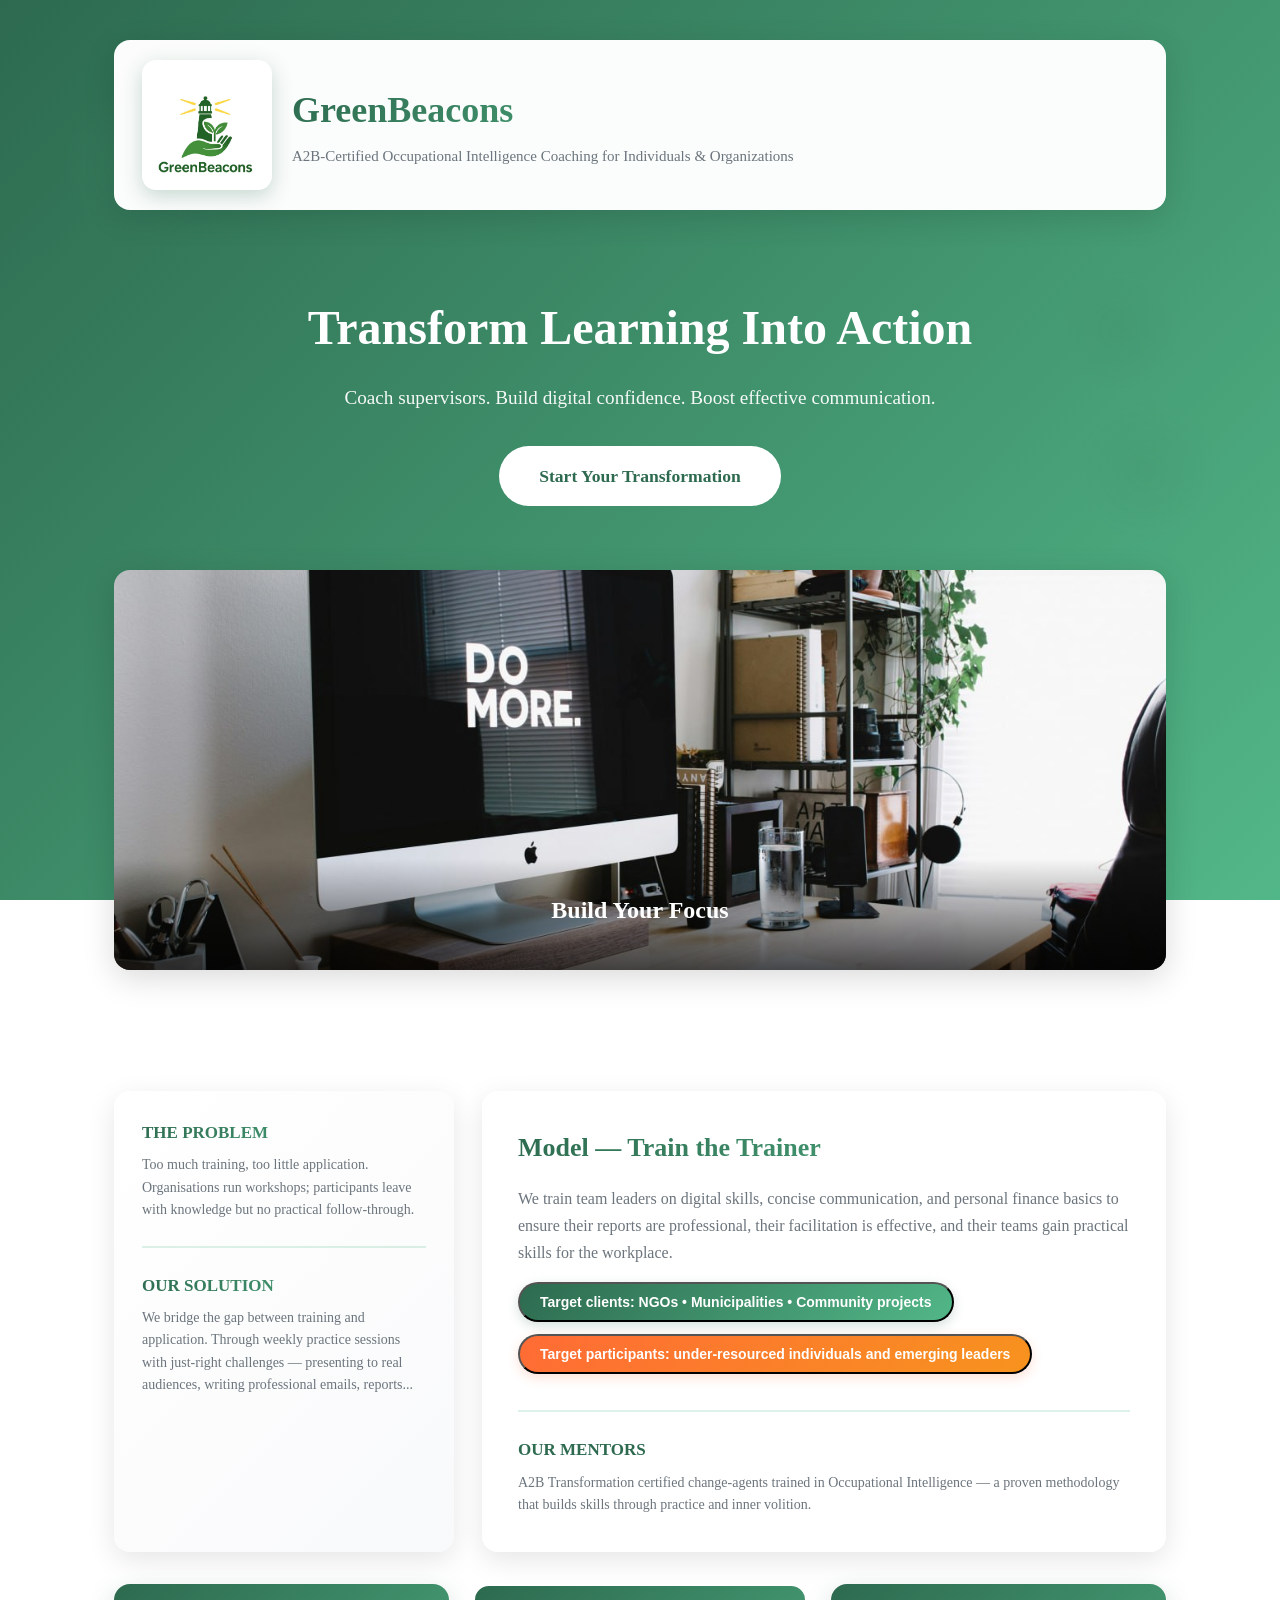
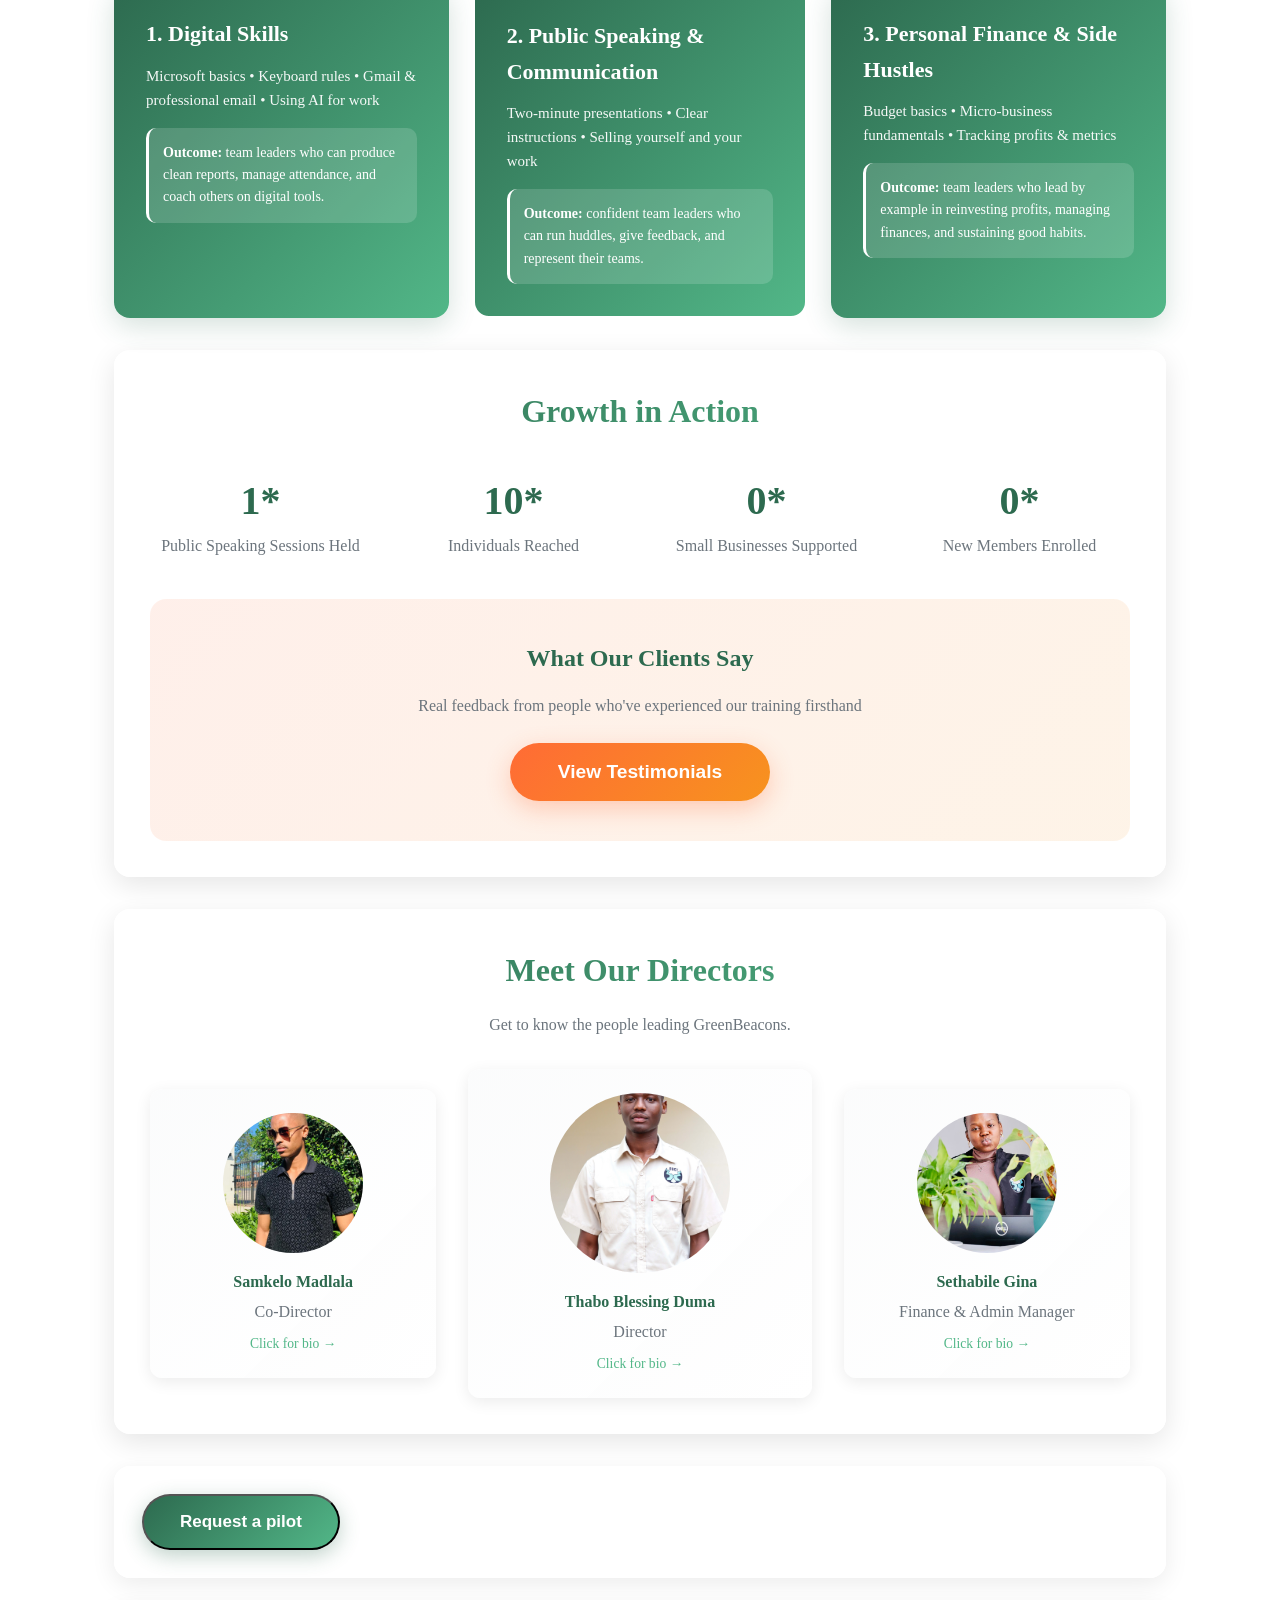
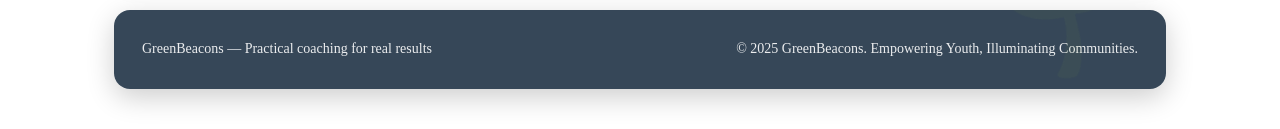
<file: practice.html>
<!DOCTYPE html>
<html lang="en">
<head>
    <meta charset="UTF-8" />
    <meta name="viewport" content="width=device-width, initial-scale=1.0"/>
    <title>GreenBeacons Coaching | Occupational Intelligence & Transformation</title>
    <style>
        * { margin: 0; padding: 0; box-sizing: border-box; }
        :root {
            --primary-dark: #2d6a4f;
            --primary-light: #52b788;
            --text-dark: #2c3e50;
            --text-muted: #6c757d;
            --bg-white: #ffffff;
            --bg-light: #f8f9fa;
        }
        body {
            font-family: Georgia, serif;
            line-height: 1.6;
            color: var(--text-dark);
            background: linear-gradient(135deg, var(--primary-dark) 0%, var(--primary-light) 100%);
            background-attachment: fixed;
            position: relative;
            min-height: 100vh;
        }
        a { text-decoration: none; }

        .leaf-decoration { position: fixed; pointer-events: none; z-index: 0; opacity: 0.08; }
        .leaf-1 { top: 10%; left: 5%; width: 150px; height: 150px; background: radial-gradient(circle, var(--primary-light) 0%, transparent 70%); border-radius: 50% 0 50% 50%; transform: rotate(-45deg); }
        .leaf-2 { top: 30%; right: 8%; width: 120px; height: 120px; background: radial-gradient(circle, var(--primary-dark) 0%, transparent 70%); border-radius: 50% 50% 0 50%; transform: rotate(25deg);}
        .leaf-3 { bottom: 20%; left: 10%; width: 180px; height: 180px; background: radial-gradient(circle, var(--primary-light) 0%, transparent 70%); border-radius: 50% 50% 50% 0; transform: rotate(60deg);}
        .leaf-4 { bottom: 40%; right: 5%; width: 140px; height: 140px; background: radial-gradient(circle, var(--primary-dark) 0%, transparent 70%); border-radius: 0 50% 50% 50%; transform: rotate(-30deg);}
        .wrap { max-width: 1100px; margin: 0 auto; padding: 40px 24px; position: relative; z-index: 1; }
        header {
            display: flex; align-items: center; gap: 20px; margin-bottom: 32px;
            background: rgba(255, 255, 255, 0.98); backdrop-filter: blur(10px);
            padding: 20px 28px; border-radius: 16px; box-shadow: 0 8px 32px rgba(0, 0, 0, 0.12);
        }
        .logo-wrap {
            width: 130px; height: 130px; border-radius: 14px; background: #ffffff;
            padding: 8px; display: flex; align-items: center; justify-content: center;
            box-shadow: 0 6px 20px rgba(45,106,79,0.25); flex-shrink: 0;
        }
        .logo-wrap img { max-width: 100%; max-height: 100%; object-fit: contain; display: block; border-radius: 6px; }
        h1 {
            font-size: 36px; margin: 0; font-weight: 700;
            background: linear-gradient(135deg, var(--primary-dark), var(--primary-light));
            -webkit-background-clip: text; -webkit-text-fill-color: transparent; background-clip: text;
        }
        .tagline { color: var(--text-muted); margin: 4px 0 0; font-size: 15px; }

        .hero { padding: 3rem 0 2rem; text-align: center; color: white; }
        .hero h2 { font-size: 3rem; margin-bottom: 1rem; }
        .hero p { font-size: 1.2rem; margin-bottom: 2rem; opacity: 0.95; }
        .cta-button { display: inline-block; background: white; color: var(--primary-dark); padding: 1rem 2.5rem; border-radius: 50px; font-weight: bold; font-size: 1.1rem; transition: transform 0.3s, box-shadow 0.3s;}
        .cta-button:hover { transform: translateY(-3px); box-shadow: 0 10px 25px rgba(0,0,0,0.2); }

        .model { display: grid; grid-template-columns: 340px 1fr; gap: 28px; margin: 32px 0; }
        .model-content { background: rgba(255, 255, 255, 0.98); padding: 36px; border-radius: 16px; box-shadow: 0 8px 28px rgba(0, 0, 0, 0.1);}
        .model h3 { margin: 0 0 16px; font-size: 26px; font-weight: 700; background: linear-gradient(135deg, var(--primary-dark), var(--primary-light)); -webkit-background-clip: text; -webkit-text-fill-color: transparent;background-clip: text;}
        .model-text { color: var(--text-muted); line-height: 1.7; margin-bottom: 16px;}
        .pill { display: inline-block; background: linear-gradient(135deg, var(--primary-dark), var(--primary-light)); color: white; padding: 10px 20px; border-radius: 24px; font-size: 14px; font-weight: 600; box-shadow: 0 4px 12px rgba(45, 106, 79, 0.2); margin-bottom: 12px;}
        .pill.participants { background: linear-gradient(135deg, #ff6b35, #f7931e); box-shadow: 0 4px 12px rgba(255, 107, 53, 0.2);}
        .pill.participants:hover { background: linear-gradient(135deg, #f7931e, #e8590c); transform: translateY(-2px); box-shadow: 0 4px 12px rgba(255, 107, 53, 0.3);}
        .sidebar-card { background: linear-gradient(135deg, rgba(255,255,255,0.98) 0%, rgba(248,249,250,0.98) 100%); padding: 28px; border-radius: 16px; box-shadow: 0 8px 28px rgba(0, 0, 0, 0.1);}
        .sidebar-card strong { font-size: 17px; display: block; margin-bottom: 8px; background: linear-gradient(135deg, var(--primary-dark), var(--primary-light)); -webkit-background-clip: text; -webkit-text-fill-color: transparent;background-clip: text; font-weight: 700;}
        .sidebar-section { margin-top: 24px; padding-top: 24px; border-top: 2px solid rgba(82, 183, 136, 0.2);}
        .sidebar-section:first-child { margin-top: 0; padding-top: 0; border-top: none;}
        .sidebar-text { color: var(--text-muted); font-size: 14px; line-height: 1.6;}

        .grid { display: grid; grid-template-columns: repeat(auto-fit, minmax(300px, 1fr)); gap: 24px; margin: 32px 0; }
        .card { background: linear-gradient(135deg, var(--primary-dark) 0%, var(--primary-light) 100%); color: white; padding: 32px; border-radius: 16px; box-shadow: 0 8px 28px rgba(45, 106, 79, 0.2); transition: transform 0.3s, box-shadow 0.3s; cursor: default; position: relative; overflow: hidden; }
        .card::before { content: ''; position: absolute; top: -50%; right: -50%; width: 200%; height: 200%; background: radial-gradient(circle, rgba(255,255,255,0.1) 0%, transparent 70%); opacity: 0; transition: opacity 0.3s;}
        .card:hover::before { opacity: 1; }
        .card:hover { transform: translateY(-6px); box-shadow: 0 16px 40px rgba(45, 106, 79, 0.3);}
        .card h3 { margin: 0 0 12px; font-size: 22px; font-weight: 700; position: relative; z-index: 1;}
        .card-desc { font-size: 15px; margin-bottom: 16px; opacity: 0.95; position: relative; z-index: 1;}
        .card-outcome { font-size: 14px; background: rgba(255, 255, 255, 0.15); padding: 14px; border-radius: 10px; border-left: 3px solid white; line-height: 1.6; position: relative; z-index: 1;}
        .card.public-speaking { cursor: pointer; border: 2px solid #fff; box-shadow: 0 0 0 0 #52b788; transition: box-shadow 0.3s, border 0.3s;}
        .card.public-speaking:hover { box-shadow: 0 0 0 4px #52b788; border-color: var(--primary-light); }

        .stats-section { background: rgba(255, 255, 255, 0.98);padding: 36px; border-radius: 16px; box-shadow: 0 8px 28px rgba(0, 0, 0, 0.1);margin: 32px 0;}
        .stats-section h2 { text-align: center;font-size: 2rem;margin-bottom: 2rem;background: linear-gradient(135deg, var(--primary-dark), var(--primary-light));-webkit-background-clip: text;-webkit-text-fill-color: transparent;background-clip: text;}
        .stats { display: grid; grid-template-columns: repeat(auto-fit, minmax(180px,1fr)); gap: 2rem; text-align: center;}
        .stat-number { font-size: 2.5rem; font-weight: bold; color: var(--primary-dark); display: block;}
        .stat-label { color: var(--text-muted); font-size: 1rem;}

        .end-goal-section {
            background: linear-gradient(135deg, rgba(216, 243, 220, 0.98) 0%, rgba(209, 250, 223, 0.98) 100%);
            padding: 36px; border-radius: 16px; box-shadow: 0 8px 28px rgba(0, 0, 0, 0.1); margin: 32px 0;
        }
        .end-goal-section h2 {
            text-align: center; font-size: 2rem; margin-bottom: 1.5rem; background: linear-gradient(135deg, var(--primary-dark), var(--primary-light)); -webkit-background-clip: text; -webkit-text-fill-color: transparent; background-clip: text;
        }
        .end-goal-text { font-size: 1.1rem; line-height: 1.8; color: var(--text-dark); margin-bottom: 2rem; text-align: center; max-width: 900px; margin-left: auto; margin-right: auto;}
        .info-boxes { display: grid; grid-template-columns: repeat(auto-fit, minmax(280px, 1fr)); gap: 1.5rem;}
        .info-box { background: rgba(255, 255, 255, 0.9); padding: 1.5rem; border-radius: 12px; box-shadow: 0 4px 16px rgba(0, 0, 0, 0.08);}
        .info-box h3 { color: var(--primary-dark); margin-bottom: 0.75rem; font-size: 1.2rem;}
        .info-box p { color: var(--text-muted); font-size: 0.95rem; line-height: 1.6;}

        .directors-section { background: rgba(255, 255, 255, 0.98); padding: 36px; border-radius: 16px; box-shadow: 0 8px 28px rgba(0, 0, 0, 0.1); margin: 32px 0;}
        .directors-section h2 { text-align: center; font-size: 2rem; margin-bottom: 1rem; background: linear-gradient(135deg, var(--primary-dark), var(--primary-light)); -webkit-background-clip: text; -webkit-text-fill-color: transparent;background-clip: text;}
        .directors-intro { text-align: center; max-width: 800px; margin: 0 auto 2rem; color: var(--text-muted);}
        .directors-grid { display: grid; grid-template-columns: 1fr 1.2fr 1fr; gap: 2rem; align-items: center;}
        .director-card { background: linear-gradient(135deg, rgba(248,249,250,0.5) 0%, rgba(255,255,255,0.8) 100%); padding: 1.5rem; border-radius: 12px; box-shadow: 0 4px 16px rgba(0,0,0,0.08); text-align: center; transition: transform 0.25s ease, box-shadow 0.25s ease;}
        .director-card:hover { transform: translateY(-6px); box-shadow: 0 8px 24px rgba(0,0,0,0.12);}
        .director-photo { width: 140px; height: 140px; border-radius: 50%; object-fit: cover; display: block; margin: 0 auto 1rem; background: #e9ecef;}
        .director-card.center .director-photo { width: 180px; height: 180px;}
        .director-card h4 { color: var(--primary-dark); margin-bottom: 0.25rem;}
        .director-card p { color: var(--text-muted); }

        .modal {
            display: none; position: fixed; top: 0; left: 0; width: 100vw; height: 100vh; background: rgba(0,0,0,0.85);
            z-index: 9999; justify-content: center; align-items: center; overflow-y: auto;
        }
        .modal-content {
            background: white;
            padding: 2.5rem;
            border-radius: 16px;
            max-width: 700px;
            width: 90%;
            position: relative;
            margin: 2rem auto;
            max-height: 90vh;
            overflow-y: auto;
            pointer-events: auto;
            box-sizing: border-box;
        }
        .close-modal {
            position: absolute; top: 1rem; right: 1rem; background: none; border: none; font-size: 2rem; cursor: pointer; color: var(--text-muted);
        }
        .image-viewer {
            display: none;
            position: fixed;
            top: 0;
            left: 0;
            width: 100vw;
            height: 100vh;
            background: rgba(0, 0, 0, 0.95);
            z-index: 10000;
            justify-content: center;
            align-items: center;
            cursor: pointer;
        }
        .image-viewer img {
            max-width: 90%;
            max-height: 90vh;
            object-fit: contain;
            border-radius: 0;
            box-shadow: 0 8px 32px rgba(0, 0, 0, 0.5);
        }
        .modal img {
            cursor: pointer;
            transition: transform 0.2s;
        }
        .modal img:hover {
            transform: scale(1.05);
        }

        .cta-section { display: flex; gap: 20px; margin: 32px 0; flex-wrap: wrap; align-items: center; background: rgba(255, 255, 255, 0.98); padding: 28px; border-radius: 16px; box-shadow: 0 6px 24px rgba(0, 0, 0, 0.08);}
        .cta { display: inline-block; background: linear-gradient(135deg, var(--primary-dark), var(--primary-light)); color: white; padding: 16px 36px; border-radius: 50px; font-weight: 700; font-size: 17px; box-shadow: 0 6px 20px rgba(45, 106, 79, 0.3); transition: transform 0.3s, box-shadow 0.3s;}
        .cta:hover { transform: translateY(-3px); box-shadow: 0 10px 32px rgba(45, 106, 79, 0.4);}
        .contact-info { color: var(--text-muted); font-size: 15px; }

        footer { margin-top: 32px; padding: 28px; background: rgba(44, 62, 80, 0.95); backdrop-filter: blur(10px); border-radius: 16px; display: flex; justify-content: space-between; align-items: center; color: rgba(255, 255, 255, 0.9); font-size: 14px; flex-wrap: wrap; gap: 16px; box-shadow: 0 8px 28px rgba(0, 0, 0, 0.2); position: relative; overflow: hidden;}
        footer::before { content: '🌱'; position: absolute; bottom: -20px; right: 30px; font-size: 120px; opacity: 0.06;}

        @media (max-width: 900px) {
            .grid { grid-template-columns: 1fr; }
            .model { grid-template-columns: 1fr; }
            .directors-grid { grid-template-columns: 1fr; }
            .director-card.center .director-photo { width: 140px; height: 140px; }
            header { flex-direction: column; text-align: center; }
            h1 { font-size: 28px; }
            .hero h2 { font-size: 2rem; }
            footer { flex-direction: column; text-align: center; }
        }

        .testimonials-btn {
            background: linear-gradient(135deg, #ff6b35, #f7931e);
            color: white;
            padding: 18px 48px;
            border: none;
            border-radius: 50px;
            font-weight: 700;
            font-size: 1.2rem;
            cursor: pointer;
            box-shadow: 0 8px 24px rgba(255, 107, 53, 0.3);
            transition: transform 0.3s, box-shadow 0.3s;
        }
        .testimonials-btn:hover {
            transform: translateY(-3px);
            box-shadow: 0 12px 32px rgba(255, 107, 53, 0.4);
        }

        .testimonial-card {
            background: linear-gradient(135deg, rgba(255, 255, 255, 0.95) 0%, rgba(248, 249, 250, 0.95) 100%);
            padding: 2rem;
            border-radius: 16px;
            margin-bottom: 1.5rem;
            box-shadow: 0 4px 16px rgba(0, 0, 0, 0.08);
            border-left: 4px solid var(--primary-light);
            transition: transform 0.2s, box-shadow 0.2s;
        }
        .testimonial-card:hover {
            transform: translateX(4px);
            box-shadow: 0 6px 20px rgba(0, 0, 0, 0.12);
        }
        .testimonial-text {
            color: var(--text-dark);
            font-size: 1.05rem;
            line-height: 1.7;
            font-style: italic;
            margin-bottom: 1rem;
            position: relative;
            padding-left: 1.5rem;
        }
        .testimonial-text::before {
            content: '"';
            position: absolute;
            left: 0;
            top: -10px;
            font-size: 3rem;
            color: var(--primary-light);
            opacity: 0.3;
        }
        .testimonial-author {
            color: var(--primary-dark);
            font-weight: 700;
            font-size: 1rem;
        }
        .testimonial-meta {
            color: var(--text-muted);
            font-size: 0.9rem;
            margin-top: 0.25rem;
        }
        .slideshow-container {
            position: relative;
            max-width: 100%;
            height: 400px;
            margin: 2rem auto;
            border-radius: 16px;
            overflow: hidden;
            box-shadow: 0 8px 32px rgba(0, 0, 0, 0.15);
        }
        
        .slide {
            display: none;
            width: 100%;
            height: 100%;
            position: absolute;
            top: 0;
            left: 0;
        }
        
        .slide img {
            width: 100%;
            height: 100%;
            object-fit: cover;
        }
        
        .slide.active {
            display: block;
            animation: fadeIn 1s;
        }
        
        @keyframes fadeIn {
            from { opacity: 0.4; }
            to { opacity: 1; }
        }
        
        .slide-overlay {
            position: absolute;
            bottom: 0;
            left: 0;
            right: 0;
            background: linear-gradient(to top, rgba(0,0,0,0.7), transparent);
            color: white;
            padding: 2rem;
            text-align: center;
        }
        
        .slide-overlay h3 {
            font-size: 1.5rem;
            margin-bottom: 0.5rem;
        }
        
        .slide-dots {
            text-align: center;
            padding: 1rem 0;
        }
        
        .dot {
            height: 12px;
            width: 12px;
            margin: 0 6px;
            background-color: rgba(255, 255, 255, 0.5);
            border-radius: 50%;
            display: inline-block;
            cursor: pointer;
            transition: background-color 0.3s;
        }
        
        .dot.active {
            background-color: white;
        }
        
        @media (max-width: 900px) {
            .slideshow-container {
                height: 300px;
            }
        }
    </style>
</head>
<body>
    <div class="leaf-decoration leaf-1"></div>
    <div class="leaf-decoration leaf-2"></div>
    <div class="leaf-decoration leaf-3"></div>
    <div class="leaf-decoration leaf-4"></div>
    <main class="wrap">
        <!-- HEADER -->
        <header>
            <div class="logo-wrap">
                <img src="images/greenbeacon/greenbeacon-logo.jpg" alt="GreenBeacons Logo">
            </div>
            <div>
                <h1>GreenBeacons</h1>
                <div class="tagline">A2B-Certified Occupational Intelligence Coaching for Individuals & Organizations</div>
            </div>
        </header>
        <!-- HERO -->
        <section class="hero">
            <h2>Transform Learning Into Action</h2>
            <p>Coach supervisors. Build digital confidence. Boost effective communication.</p>
            <a href="#contact" class="cta-button">Start Your Transformation</a>
        </section>
        <!-- ADD SLIDESHOW HERE -->
        <section class="slideshow-container">
            <div class="slide active">
                <img src="images/workspace/workspace 1.jpg" alt="Productive workspace">
                <div class="slide-overlay">
                    <h3>Build Your Focus</h3>
                </div>
            </div>
            <div class="slide">
                <img src="images/workspace/workspace 2.jpg" alt="Organized office">
                <div class="slide-overlay">
                    <h3>Master Your Craft</h3>
                </div>
            </div>
            <div class="slide">
                <img src="images/workspace/workspace 3.jpg" alt="Strategic planning">
                <div class="slide-overlay">
                    <h3>Plan for Success</h3>
                </div>
            </div>
            <div class="slide">
                <img src="images/workspace/workspace 4.jpg" alt="Creative workspace">
                <div class="slide-overlay">
                    <h3>Create Your Future</h3>
                </div>
            </div>
        </section>
        <div class="slide-dots">
            <span class="dot" onclick="currentSlide(1)"></span>
            <span class="dot" onclick="currentSlide(2)"></span>
            <span class="dot" onclick="currentSlide(3)"></span>
            <span class="dot" onclick="currentSlide(4)"></span>
        </div>
        <!-- END SLIDESHOW -->
        <!-- MODEL: TRAIN THE TRAINER -->
        <section class="model">
            <aside class="sidebar-card">
                <div class="sidebar-section">
                    <strong>THE PROBLEM</strong>
                    <div class="sidebar-text">
                        Too much training, too little application. Organisations run workshops; participants leave with knowledge but no practical follow-through.
                    </div>
                </div>
                <div class="sidebar-section">
                    <strong>OUR SOLUTION</strong>
                    <div class="sidebar-text">
                        We bridge the gap between training and application. Through weekly practice sessions with just-right challenges — presenting to real audiences, writing professional emails, reports...
                    </div>
                </div>
            </aside>
            <div class="model-content">
                <h3>Model — Train the Trainer</h3>
                <div class="model-text">
                    We train team leaders on digital skills, concise communication, and personal finance basics to ensure their reports are professional, their facilitation is effective, and their teams gain practical skills for the workplace.
                </div>
                <button class="pill clients" onclick="showClientsModal()">Target clients: NGOs • Municipalities • Community projects</button>
                <button class="pill participants" onclick="showParticipantsModal()">Target participants: under-resourced individuals and emerging leaders</button>
                <div style="margin-top:24px;padding-top:24px;border-top:2px solid rgba(82, 183, 136, 0.2);">
                    <strong style="color:var(--primary-dark);font-size:17px;display:block;margin-bottom:8px">OUR MENTORS</strong>
                    <div style="color:var(--text-muted);font-size:14px;line-height:1.6">
                        A2B Transformation certified change-agents trained in Occupational Intelligence — a proven methodology that builds skills through practice and inner volition.
                    </div>
                </div>
            </div>
        </section>
        <!-- SERVICES GRID -->
        <div class="grid">
            <article class="card">
                <h3>1. Digital Skills</h3>
                <div class="card-desc">Microsoft basics • Keyboard rules • Gmail & professional email • Using AI for work</div>
                <div class="card-outcome">
                    <strong>Outcome:</strong> team leaders who can produce clean reports, manage attendance, and coach others on digital tools.
                </div>
            </article>
            <article class="card public-speaking" id="publicSpeakingCard" tabindex="0">
                <h3>2. Public Speaking & Communication</h3>
                <div class="card-desc">Two-minute presentations • Clear instructions • Selling yourself and your work</div>
                <div class="card-outcome">
                    <strong>Outcome:</strong> confident team leaders who can run huddles, give feedback, and represent their teams.
                </div>
            </article>
            <article class="card">
                <h3>3. Personal Finance & Side Hustles</h3>
                <div class="card-desc">Budget basics • Micro-business fundamentals • Tracking profits & metrics</div>
                <div class="card-outcome">
                    <strong>Outcome:</strong> team leaders who lead by example in reinvesting profits, managing finances, and sustaining good habits.
                </div>
            </article>
        </div>
        
        <!-- GROWTH / IMPACT -->
        <section class="stats-section">
            <h2>Growth in Action</h2>
            <div class="stats">
                <div class="stat-item"><span class="stat-number">1*</span><span class="stat-label">Public Speaking Sessions Held</span></div>
                <div class="stat-item"><span class="stat-number">10*</span><span class="stat-label">Individuals Reached</span></div>
                <div class="stat-item"><span class="stat-number">0*</span><span class="stat-label">Small Businesses Supported</span></div>
                <div class="stat-item"><span class="stat-number">0*</span><span class="stat-label">New Members Enrolled</span></div>
            </div>
            <!-- TESTIMONIALS BUTTON -->
            <div style="text-align: center; margin-top: 2.5rem; padding: 2.5rem; background: linear-gradient(135deg, rgba(255, 107, 53, 0.1) 0%, rgba(247, 147, 30, 0.1) 100%); border-radius: 16px;">
                <h3 style="color: var(--primary-dark); font-size: 1.5rem; margin-bottom: 1rem;">What Our Clients Say</h3>
                <p style="color: var(--text-muted); margin-bottom: 1.5rem; max-width: 600px; margin-left: auto; margin-right: auto;">
                    Real feedback from people who've experienced our training firsthand
                </p>
                <button onclick="showTestimonialsModal()" class="testimonials-btn" type="button">
                    View Testimonials
                </button>
            </div>
        </section>

        <!-- TESTIMONIALS MODAL -->
        <div class="modal" id="testimonialsModal" aria-modal="true" role="dialog">
            <div class="modal-content">
                <button class="close-modal" onclick="closeTestimonialsModal()" aria-label="Close">&times;</button>
                <div id="testimonialsContent"></div>
            </div>
        </div>
        
        <!-- DIRECTORS -->
        <section class="directors-section">
            <h2>Meet Our Directors</h2>
            <p class="directors-intro">Get to know the people leading GreenBeacons.</p>
            <div class="directors-grid">
                <div class="director-card" onclick="showBio('samkelo')" tabindex="0">
                    <img src="images/samkelo/samkelo-photo.jpg" alt="Samkelo Madlala" class="director-photo">
                    <h4>Samkelo Madlala</h4>
                    <p>Co-Director</p>
                    <p style="font-size:0.85rem; color:var(--primary-light); margin-top:0.5rem; cursor:pointer;">Click for bio →</p>
                </div>
                <div class="director-card center" onclick="showBio('thabo')" tabindex="0">
                    <img src="images/thabo/thabo-photo.jpg" alt="Thabo Blessing Duma" class="director-photo">
                    <h4>Thabo Blessing Duma</h4>
                    <p>Director</p>
                    <p style="font-size:0.85rem; color:var(--primary-light); margin-top:0.5rem; cursor:pointer;">Click for bio →</p>
                </div>
                <div class="director-card" onclick="showBio('gina')" tabindex="0">
                    <img src="images/gina/gina-photo.jpg" alt="Sethabile Gina" class="director-photo">
                    <h4>Sethabile Gina</h4>
                    <p>Finance & Admin Manager</p>
                    <p style="font-size:0.85rem; color:var(--primary-light); margin-top:0.5rem; cursor:pointer;">Click for bio →</p>
                </div>
            </div>
        </section>
        <!-- BIO MODAL -->
        <div class="modal" id="bioModal" aria-modal="true" role="dialog">
            <div class="modal-content">
                <button class="close-modal" onclick="closeBio()" aria-label="Close">&times;</button>
                <div id="bioContent"></div>
            </div>
        </div>
        
        <!-- PUBLIC SPEAKING MATERIAL MODAL -->
        <div class="modal" id="psModal" aria-modal="true" role="dialog">
            <div class="modal-content" style="max-width:700px;">
                <button class="close-modal" onclick="closePSModal()" aria-label="Close">&times;</button>
                <h2 style="text-align:center; color:var(--primary-dark); margin-bottom:1rem;">Public Speaking & Communication</h2>
                <p style="text-align:center; color:var(--text-muted); margin-bottom:0.5rem; font-size:1rem;">
                    <strong>Previous Meetings Held:</strong> <span style="color:var(--primary-dark); font-weight:600;">0*</span>
                </p>
                <hr style="border:none; border-top:1px solid #e0e0e0; margin:1.5rem 0;">
                
                <h3 style="color:var(--primary-dark); margin-bottom:1rem; font-size:1.1rem;">Meeting Material</h3>
                <div style="display:grid; grid-template-columns: repeat(auto-fit, minmax(150px, 1fr)); gap:1rem; margin-bottom:2rem;">
                    <button onclick="showSpeakerTypes()" style="background:linear-gradient(135deg,#52b788,#2d6a4f);color:white;font-weight:600;padding:15px;border:none;border-radius:13px;cursor:pointer;transition:transform 0.2s;">
                        🎭 Types of Speakers
                    </button>
                    <button onclick="showFeedbackFocus()" style="background:linear-gradient(135deg,#52b788,#2d6a4f);color:white;font-weight:600;padding:15px;border:none;border-radius:13px;cursor:pointer;transition:transform 0.2s;">
                        📝 Feedback Focus
                    </button>
                    <button onclick="showTopics()" style="background:linear-gradient(135deg,#52b788,#2d6a4f);color:white;font-weight:600;padding:15px;border:none;border-radius:13px;cursor:pointer;transition:transform 0.2s;">
                        💡 Meeting Topics
                    </button>
                    <button onclick="showTips()" style="background:linear-gradient(135deg,#52b788,#2d6a4f);color:white;font-weight:600;padding:15px;border:none;border-radius:13px;cursor:pointer;transition:transform 0.2s;">
                        ✨ Tips
                    </button>
                </div>
                <!-- Content Display Area -->
                <div id="psContentArea" style="background:#f8f9fa;padding:1.5rem;border-radius:13px;min-height:200px;margin-bottom:2rem;display:none;">
                    <!-- Dynamic content will be inserted here -->
                </div>
                <hr style="border:none; border-top:1px solid #e0e0e0; margin:1.5rem 0;">
                <h3 style="color:var(--primary-dark); margin-bottom:1rem; font-size:1.1rem;">Previous Meetings Material</h3>
                <p style="text-align:center; color:var(--text-muted); font-style:italic; padding:2rem;">
                    No previous meetings yet. Check back soon!
                </p>
                
                <p style="color:#2d6a4f; text-align:center; font-size:14px; margin-top:1rem;">
                    Need something specific? <a href="#contact" style="color:#52b788;text-decoration:underline;">Request custom material &rarr;</a>
                </p>
            </div>
        </div>

        <script>
        // Public Speaking Modal Functions
        function closePSModal() {
            document.getElementById('psModal').style.display = 'none';
        }
        
        // Open Public Speaking Modal
        document.getElementById('publicSpeakingCard').addEventListener('click', function() {
            document.getElementById('psModal').style.display = 'flex';
        });
        // Types of Speakers
            function showSpeakerTypes() {
            const contentArea = document.getElementById('psContentArea');
            contentArea.style.display = 'block';
            contentArea.innerHTML = `
                <h4 style="color:var(--primary-dark); margin-bottom:1rem; text-align:center;">Types of Speakers</h4>
                <div style="text-align:center;">
                    <img src="images/types-of-speakers/types-picture.jpg" alt="Types of Speakers" style="max-width:100%; height:auto; border-radius:10px; box-shadow:0 4px 6px rgba(0,0,0,0.1);">
                </div>
                <p style="text-align:center; margin-top:1rem; color:var(--text-muted); font-size:0.9rem;">
                    Identify your speaking style and learn to leverage your strengths!
                </p>
            `;
            contentArea.focus && contentArea.focus();
        }
    
        // Feedback Focus
        function showFeedbackFocus() {
            const content = document.getElementById('psContentArea');
            content.style.display = 'block';
            content.innerHTML = `
                <h4 style="color:var(--primary-dark); margin-bottom:1rem; text-align:center;">Feedback Focus</h4>
                <p style="color:var(--text-muted); margin-bottom:1.5rem; text-align:center;">Here's what we'll review to help you improve:</p>
                <ul style="color:#000000; line-height:2; padding-left:1.5rem; font-size:1rem;">
                    <li><strong>Filler words:</strong> Count "uhm," "like," "you know"</li>
                    <li><strong>Pacing:</strong> Too fast or too slow?</li>
                    <li><strong>Voice:</strong> Monotone vs. expressive; volume strong or soft?</li>
                    <li><strong>Message clarity:</strong> Is the central message clear? Does the story/argument flow logically?</li>
                    <li><strong>Opening & ending:</strong> Did they start confidently? Did the ending land with strength and purpose?</li>
                </ul>
            `;
            // removed scrollIntoView so the top buttons remain visible / clickable
            content.focus && content.focus();
        }
    
        // Meeting Topics
        function showTopics() {
            const content = document.getElementById('psContentArea');
            content.style.display = 'block';
            content.innerHTML = `
                <h4 style="color:var(--primary-dark); margin-bottom:1rem; text-align:center;">Meeting Topics to Choose From</h4>
                <div style="background:white; padding:1.5rem; border-radius:10px;">
                    <ol style="color:#000000; line-height:2; padding-left:1.5rem; font-size:1rem;">
                        <li>A Moment That Changed How I See Myself</li>
                        <li>What I Believe Every Young Person Should Learn Early</li>
                        <li>A Story of Failure That Made Me Stronger</li>
                        <li>Why Communities Grow Stronger When We Help Each Other</li>
                        <li>The Mistake That Taught Me My Biggest Lesson</li>
                        <li>If Someone Took Control of my Life Tomorrow, What's The First Thing They Would Change?</li>
                    </ol>
                </div>
            `;
            // removed scrollIntoView so the top buttons remain visible / clickable
            content.focus && content.focus();
        }
    
        // Tips
        function showTips() {
            const content = document.getElementById('psContentArea');
            content.style.display = 'block';
            content.innerHTML = `
                <h4 style="color:var(--primary-dark); margin-bottom:1rem; text-align:center;">Tips for 2-3 Minute Speeches</h4>
                <div style="background:white; padding:1.5rem; border-radius:10px; border:2px solid var(--primary-light);">
                    <div style="margin-bottom:1.5rem;">
                        <strong style="color:var(--primary-dark); font-size:1.1rem;">OPENING</strong>
                        <p style="color:#000000; font-size:0.95rem; margin-top:0.5rem; line-height:1.6;">Your first 30 seconds. Grab attention, make them curious, and make them care. Use a question, a bold statement, or paint a picture that pulls them in immediately.</p>
                    </div>
                    <div style="margin-bottom:1.5rem;">
                        <strong style="color:var(--primary-dark); font-size:1.1rem;">MESSAGE</strong>
                        <p style="color:#000000; font-size:0.95rem; margin-top:0.5rem; line-height:1.6;">The heart of your story. This is your lesson, your truth, your experience. Share what happened, what you learned, and why it matters. Keep it real and relatable.</p>
                    </div>
                    <div style="margin-bottom:1.5rem;">
                        <strong style="color:var(--primary-dark); font-size:1.1rem;">CLOSING</strong>
                        <p style="color:#000000; font-size:0.95rem; margin-top:0.5rem; line-height:1.6;">Your last words stick with them after you're done. Leave them inspired, challenged, or changed. End with a call to action, a powerful question, or a statement they'll remember long after they leave.</p>
                    </div>
                    <div style="background:linear-gradient(135deg,#52b788,#2d6a4f); padding:1.2rem; border-radius:10px; text-align:center;">
                        <p style="color:white; font-weight:600; font-style:italic; margin:0; font-size:1.05rem;">Remember: People forget what you said, but they never forget how you made them feel.</p>
                    </div>
                </div>
            `;
            // removed scrollIntoView so the top buttons remain visible / clickable
            content.focus && content.focus();
        }
        </script>
        
        <script>
        // Director bios
        const bios = {
            samkelo: {
                name: "Samkelo Madlala",
                role: "Co-Director",
                experience: `
                    <h3 style="color:var(--primary-dark); margin-bottom:0.75rem;">Experience</h3>
                    <ul style="line-height:1.7; color:var(--text-muted); margin-bottom:1.2rem; padding-left:1.2rem;">
                        <li><strong>DUCT Rivers (2023–Present)</strong> – Training & Pathways Facilitator and Project Administrator, supporting youth development and organisational systems.</li>
                        <li><strong>Wild Trust (2024–Present)</strong> – Interns Project Manager for the YES Nedbank Programme, overseeing 15–16 youth interns.</li>
                        <li><strong>Mindset & Productivity Writer</strong> – Author of 100+ online blogs on mindset, learning, and personal mastery.</li>
                    </ul>
                    <h3 style="color:var(--primary-dark); margin-bottom:0.75rem;">Education & Certifications</h3>
                    <ul style="line-height:1.7; color:var(--text-muted); margin-bottom:1.2rem; padding-left:1.2rem;">
                        <li>A2B Hardwires Interpretation Coach (In Progress)</li>
                        <li>Advanced Emerging Leader, TLC Global (2024)</li>
                        <li>Python & HTML Programming</li>
                    </ul>
                    <h3 style="color:var(--primary-dark); margin-bottom:1rem;">Hobbies</h3>
                    <p style="color:var(--text-muted); line-height:1.8;">
                        Reading • Writing • Soccer • Exercise
                    </p>
                `,
                photo: "images/samkelo/samkelo-photo.jpg"
            },
            
            thabo: {
                name: "Thabo Blessing Duma",
                role: "Director",
                experience: `
                    <h3 style="color:var(--primary-dark); margin-bottom:0.75rem;">Experience</h3>
                    <ul style="line-height:1.7; color:var(--text-muted); margin-bottom:1.2rem; padding-left:1.2rem;">
                        <li><strong>GreenBeacons (Present)</strong> – Director, leading initiatives that blend environmental sustainability with personal development, equipping young people to become custodians of ecological infrastructure.</li>
                        <li><strong>SANBI</strong> – Specialized in conservation and data systems management.</li>
                        <li><strong>Ezemvelo KZN Wildlife</strong> – Gained expertise in conservation practices and environmental management.</li>
                        <li><strong>Invasive Species Management</strong> – Led clearing initiatives in KwaZulu-Natal focused on ecological restoration.</li>
                    </ul>
                    <h3 style="color:var(--primary-dark); margin-bottom:0.75rem;">Speaking & Advocacy</h3>
                    <ul style="line-height:1.7; color:var(--text-muted); margin-bottom:1.2rem; padding-left:1.2rem;">
                        <li><strong>World Youth Skills Day Dialogue</strong> – Featured speaker sharing insights on youth empowerment and green economies.</li>
                        <li><strong>Africa Forward Summit</strong> – Engaged with policy makers on inclusive, sustainable development strategies.</li>
                    </ul>
                    <h3 style="color:var(--primary-dark); margin-bottom:1rem;">Mission</h3>
                    <p style="color:var(--text-muted); line-height:1.8;">
                        Committed to shaping inclusive, green economies through youth empowerment. Believes that empowered youth are the key to thriving ecosystems and sustainable environmental stewardship.
                    </p>
                `,
                photo: "images/thabo/thabo-photo.jpg"
            },
                
            gina: {
                name: "Sethabile Gina",
                role: "Finance & Admin Manager",
                experience: `
                    <h3 style="color:var(--primary-dark); margin-bottom:0.75rem;">Experience</h3>
                    <ul style="line-height:1.7; color:var(--text-muted); margin-bottom:1.2rem; padding-left:1.2rem;">
                        <li><strong>DUCT Rivers (2024–Present)</strong> – Project Finance Administrator & Office Manager Assistant, managing payroll for 1,000+ employees and overseeing budget planning for multimillion-rand environmental projects.</li>
                        <li><strong>Financial Leadership</strong> – Expertise in financial reporting, forecasting, and tender support for large-scale environmental initiatives.</li>
                        <li><strong>Mentorship & Development</strong> – Mentors finance interns and develops reporting frameworks to strengthen organizational capacity.</li>
                    </ul>
                    <h3 style="color:var(--primary-dark); margin-bottom:0.75rem;">Education & Certifications</h3>
                    <ul style="line-height:1.7; color:var(--text-muted); margin-bottom:1.2rem; padding-left:1.2rem;">
                        <li>A2B Transformative Leadership Programme (2025)</li>
                        <li>Environmental Project Planning & Proposal Writing – GreenMatter (2025)</li>
                        <li>Facilitation Programme – DUCT (2025)</li>
                        <li>Data Science & Data Analytics – Cisco (2022–2025)</li>
                        <li>AI for Everyone – Coursera (2024)</li>
                    </ul>
                    <h3 style="color:var(--primary-dark); margin-bottom:0.75rem;">Technical Skills</h3>
                    <p style="color:var(--text-muted); line-height:1.8; margin-bottom:1.2rem;">
                        Project Budgeting & Payroll • Financial Reporting & Analysis • Excel (Models, Pivot Tables, Macros) • Sage • Kwantu.Me • Data Analytics
                    </p>
                    <h3 style="color:var(--primary-dark); margin-bottom:1rem;">Hobbies</h3>
                    <p style="color:var(--text-muted); line-height:1.8;">
                        Reading • Aerobics • Swimming • Research
                    </p>
                `,
                photo: "images/gina/gina-photo.jpg"
            }
        };
        
        // Testimonials data
        const testimonials = [
            {
                text: "The public speaking session transformed how I present. I went from nervous to confident in just one training!",
                name: "Name",
                company: "DUCT Rivers",
                location: "KwaZulu-Natal"
            },
            {
                text: "Learning digital skills in a practical way made all the difference. Now I can create professional reports with ease.",
                name: "Name",
                company: "Wild Trust",
                location: "Durban"
            },
            {
                text: "The personal finance module helped me understand budgeting for the first time. I'm now tracking my expenses and saving monthly.",
                name: "Name",
                company: "Community Development Project",
                location: "Pietermaritzburg"
            }
        ];
        
        function showTestimonialsModal() {
            let content = '<h2 style="text-align:center; color:var(--primary-dark); margin-bottom:2rem; font-size:2rem;">Testimonials</h2>';
            
            if (testimonials.length === 0) {
                content += `
                    <div style="text-align:center; padding:3rem; color:var(--text-muted);">
                        <p style="font-size:1.1rem; margin-bottom:1rem;">📝 Coming Soon!</p>
                        <p>We're collecting feedback from our first cohort. Check back soon to see what participants are saying about their transformation journey.</p>
                    </div>
                `;
            } else {
                testimonials.forEach(testimonial => {
                    content += `
                        <div class="testimonial-card">
                            <div class="testimonial-text">${testimonial.text}</div>
                            <div class="testimonial-author">${testimonial.name}</div>
                            <div class="testimonial-meta">${testimonial.company}${testimonial.location ? ' • ' + testimonial.location : ''}</div>
                        </div>
                    `;
                });
            }
            
            document.getElementById('testimonialsContent').innerHTML = content;
            document.getElementById('testimonialsModal').style.display = 'flex';
        }
        
        function closeTestimonialsModal() {
            document.getElementById('testimonialsModal').style.display = 'none';
        }
        
        function showBio(person) {
            const bio = bios[person];
            document.getElementById('bioContent').innerHTML = `
                <img src="${bio.photo}" 
                     alt="${bio.name}" 
                     onclick="viewFullImage('${bio.photo}', '${bio.name}')"
                     style="width:200px; height:200px; border-radius:50%; display:block; margin:0 auto 1.5rem; object-fit:cover; object-position:center 25%; cursor:pointer;"
                     title="Click to view full image">
                <h2 style="text-align:center; color:var(--primary-dark); margin-bottom:0.5rem;">${bio.name}</h2>
                <p style="text-align:center; color:var(--text-muted); margin-bottom:2rem; font-style:italic;">${bio.role}</p>
                ${bio.experience}
            `;
            document.getElementById('bioModal').style.display = 'flex';
        }
        
        function closeBio() {
            document.getElementById('bioModal').style.display = 'none';
        }
        
        function viewFullImage(imageSrc, altText) {
            let viewer = document.getElementById('imageViewer');
            if (!viewer) {
                viewer = document.createElement('div');
                viewer.id = 'imageViewer';
                viewer.className = 'image-viewer';
                viewer.onclick = closeImageViewer;
                document.body.appendChild(viewer);
            }
            viewer.innerHTML = `<img src="${imageSrc}" alt="${altText}">`;
            viewer.style.display = 'flex';
        }
        
        function closeImageViewer() {
            const viewer = document.getElementById('imageViewer');
            if (viewer) {
                viewer.style.display = 'none';
            }
        }
        
        // Click outside modal content closes modals
        document.addEventListener('DOMContentLoaded', function() {
            document.getElementById('bioModal').addEventListener('click', function(e) {
                if (e.target === this) closeBio();
            });
            document.getElementById('psModal').addEventListener('click', function(e) {
                if (e.target === this) closePSModal();
            });
            document.getElementById('testimonialsModal').addEventListener('click', function(e) {
                if (e.target === this) closeTestimonialsModal();
            });
        });
        
        // Public Speaking Service modal logic
        document.getElementById('publicSpeakingCard').addEventListener('click', showPSModal);
        document.getElementById('publicSpeakingCard').addEventListener('keypress', function(e){
            if(e.key==='Enter'||e.key===' ') showPSModal();
        });
        
        function showPSModal() {
            document.getElementById('psModal').style.display = 'flex';
        }
        
        function closePSModal() {
            document.getElementById('psModal').style.display = 'none';
        }
        </script>
        <!-- CTA / CONTACT -->
        <section id="contact" class="cta-section">
            <button class="cta" onclick="showContactOptions(); return false;">Request a pilot</button>
            <div id="contactModal" style="display:none; position:fixed; top:0; left:0; width:100vw; height:100vh; background:rgba(0,0,0,0.7); z-index:9999; align-items:center; justify-content:center;">
                <div style="background:white; padding:2rem; border-radius:16px; max-width:500px; text-align:center; margin:auto; box-shadow:0 6px 32px rgba(0,0,0,0.15); position:relative;">
                    <button onclick="closeContactModal(); return false;" style="position:absolute; top:1rem; right:1rem; background:none; border:none; color:#6c757d; font-size:2rem; cursor:pointer;">&times;</button>
                    <h3 style="margin-bottom:1.5rem; color:var(--primary-dark);">Choose your preferred method</h3>
                    <button onclick="copyEmail(); return false;" class="cta" style="display:block; width:100%; margin-bottom:1rem; border:none; cursor:pointer; background:linear-gradient(135deg, #6c757d 0%, #52b788 100%); color:white;">
                        Copy Email Address
                    </button>
                    <a href="https://mail.google.com/mail/?view=cm&fs=1&to=greenbeacons.2025@gmail.com&su=GreenBeacons%20Pilot%20Inquiry" target="_blank" class="cta" style="display:block; margin-bottom:1rem;">
                        Gmail
                    </a>
                    <a href="https://outlook.live.com/mail/0/deeplink/compose?to=greenbeacons.2025@gmail.com&subject=GreenBeacons%20Pilot%20Inquiry" target="_blank" class="cta" style="display:block; margin-bottom:1rem;">
                        Outlook
                    </a>
                    <div class="contact-info">
                        Or email: greenbeacons.2025@gmail.com
                    </div>
                </div>
            </div>
        </section>
        <script>
        function showContactOptions() {
            document.getElementById('contactModal').style.display = 'flex';
        }
        function closeContactModal() {
            document.getElementById('contactModal').style.display = 'none';
        }
        function copyEmail() {
            navigator.clipboard.writeText('greenbeacons.2025@gmail.com').then(function() {
                alert('Email copied: greenbeacons.2025@gmail.com');
            });
        }
        document.getElementById('contactModal').addEventListener('click', function(e) {
            if (e.target === this) closeContactModal();
        });
        </script>

        <script>
        document.addEventListener("DOMContentLoaded", function() {
            const tips = document.querySelectorAll('.tip'); // make sure each tip has class "tip"
        
            function toggleTip(e) {
                e.preventDefault(); // prevents double triggering on mobile
                tips.forEach(t => {
                    if (t !== this) {
                        t.classList.remove('active'); // close other tips
                    }
                });
                this.classList.toggle('active'); // toggle current tip
            }
        
            tips.forEach(tip => {
                tip.addEventListener('click', toggleTip);
                tip.addEventListener('touchstart', toggleTip); // mobile support
            });
        
            // Optional: reset tips if user navigates back or reloads page
            window.addEventListener('pageshow', () => {
                tips.forEach(t => t.classList.remove('active'));
            });
        });
        </script>

        <!-- FOOTER -->
        <footer>
            <div>GreenBeacons — Practical coaching for real results</div>
            <div>© 2025 GreenBeacons. Empowering Youth, Illuminating Communities.</div>
        </footer>
    </main>
    <!-- ADD SLIDESHOW JAVASCRIPT HERE -->
    <script>
    let slideIndex = 0;
    let slideTimer;

    function showSlides() {
        let slides = document.getElementsByClassName("slide");
        let dots = document.getElementsByClassName("dot");
        
        for (let i = 0; i < slides.length; i++) {
            slides[i].classList.remove("active");
        }
        
        slideIndex++;
        if (slideIndex > slides.length) {
            slideIndex = 1;
        }
        
        for (let i = 0; i < dots.length; i++) {
            dots[i].classList.remove("active");
        }
        
        slides[slideIndex - 1].classList.add("active");
        dots[slideIndex - 1].classList.add("active");
        
        slideTimer = setTimeout(showSlides, 4000); // Change image every 4 seconds
    }

    function currentSlide(n) {
        clearTimeout(slideTimer);
        slideIndex = n - 1;
        showSlides();
    }

    // Start slideshow when page loads
    document.addEventListener('DOMContentLoaded', function() {
        showSlides();
    });
</script>
</body>
</html>
</file>
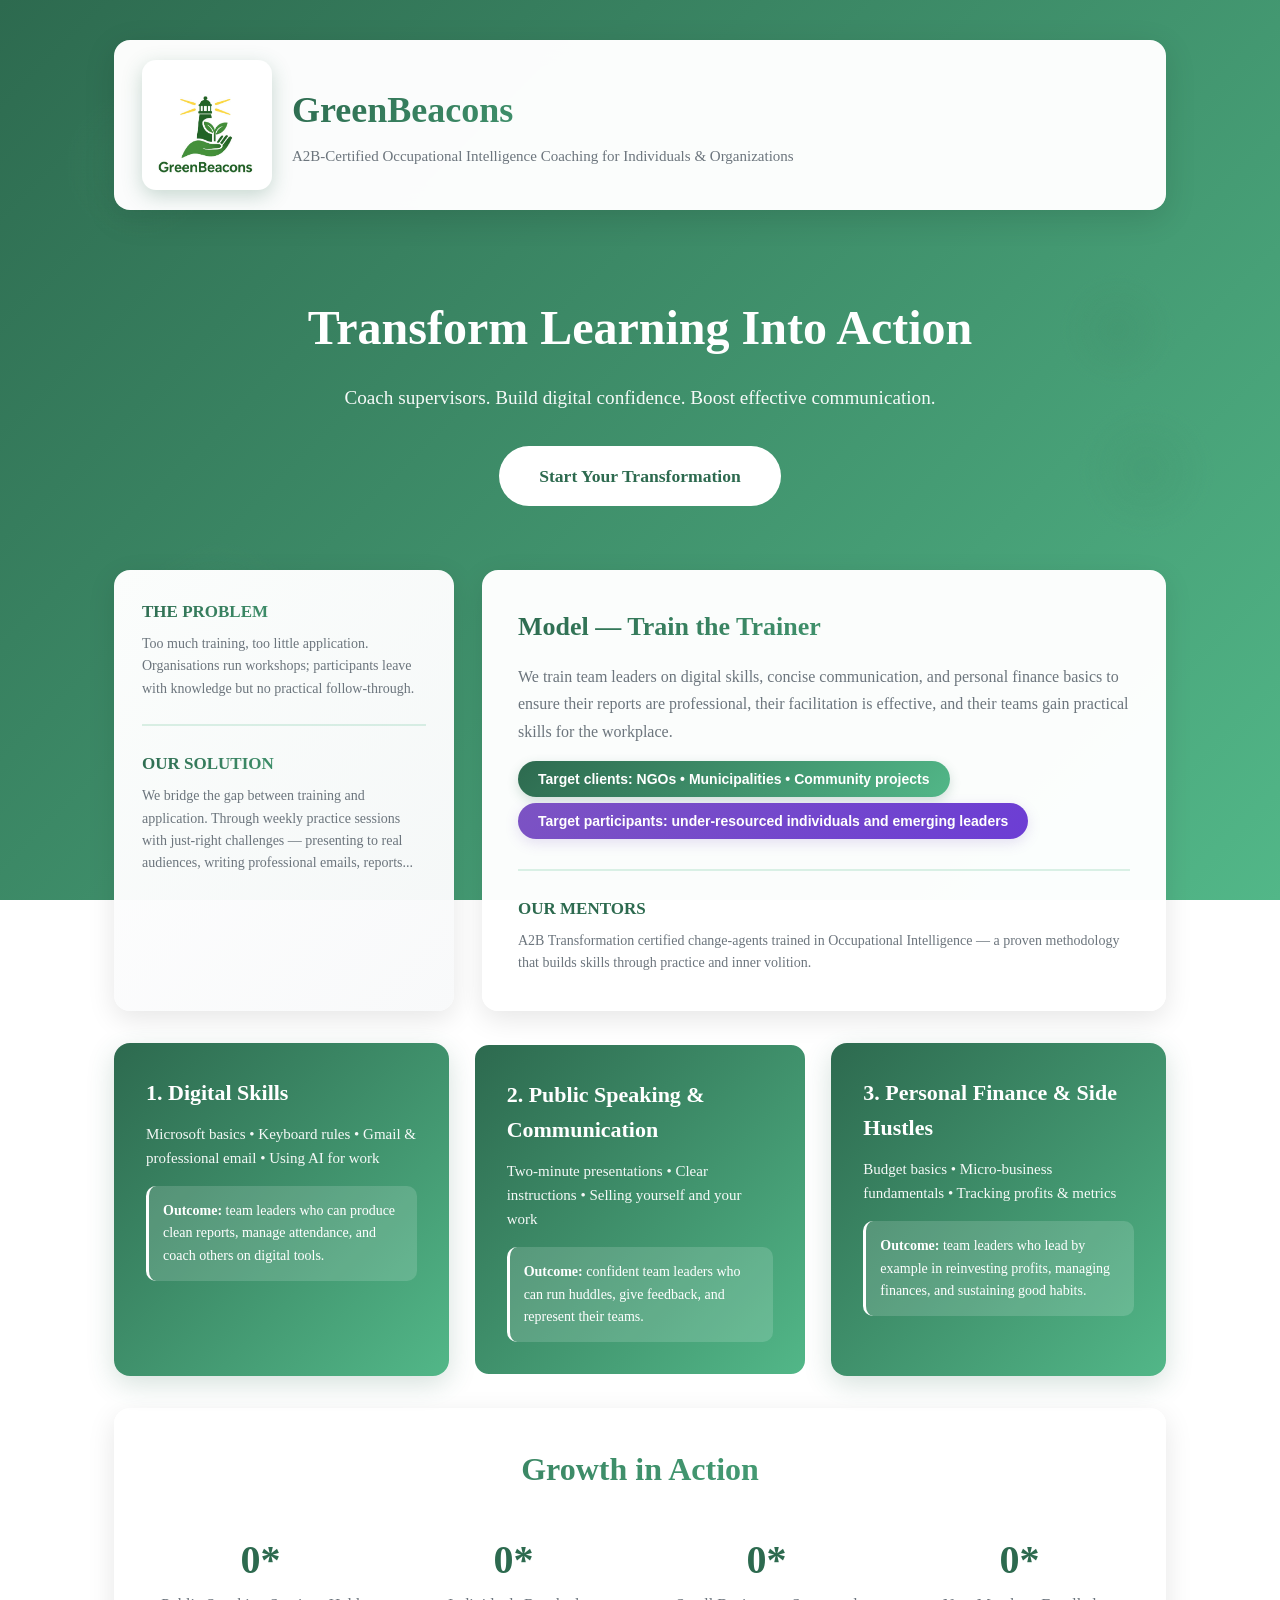
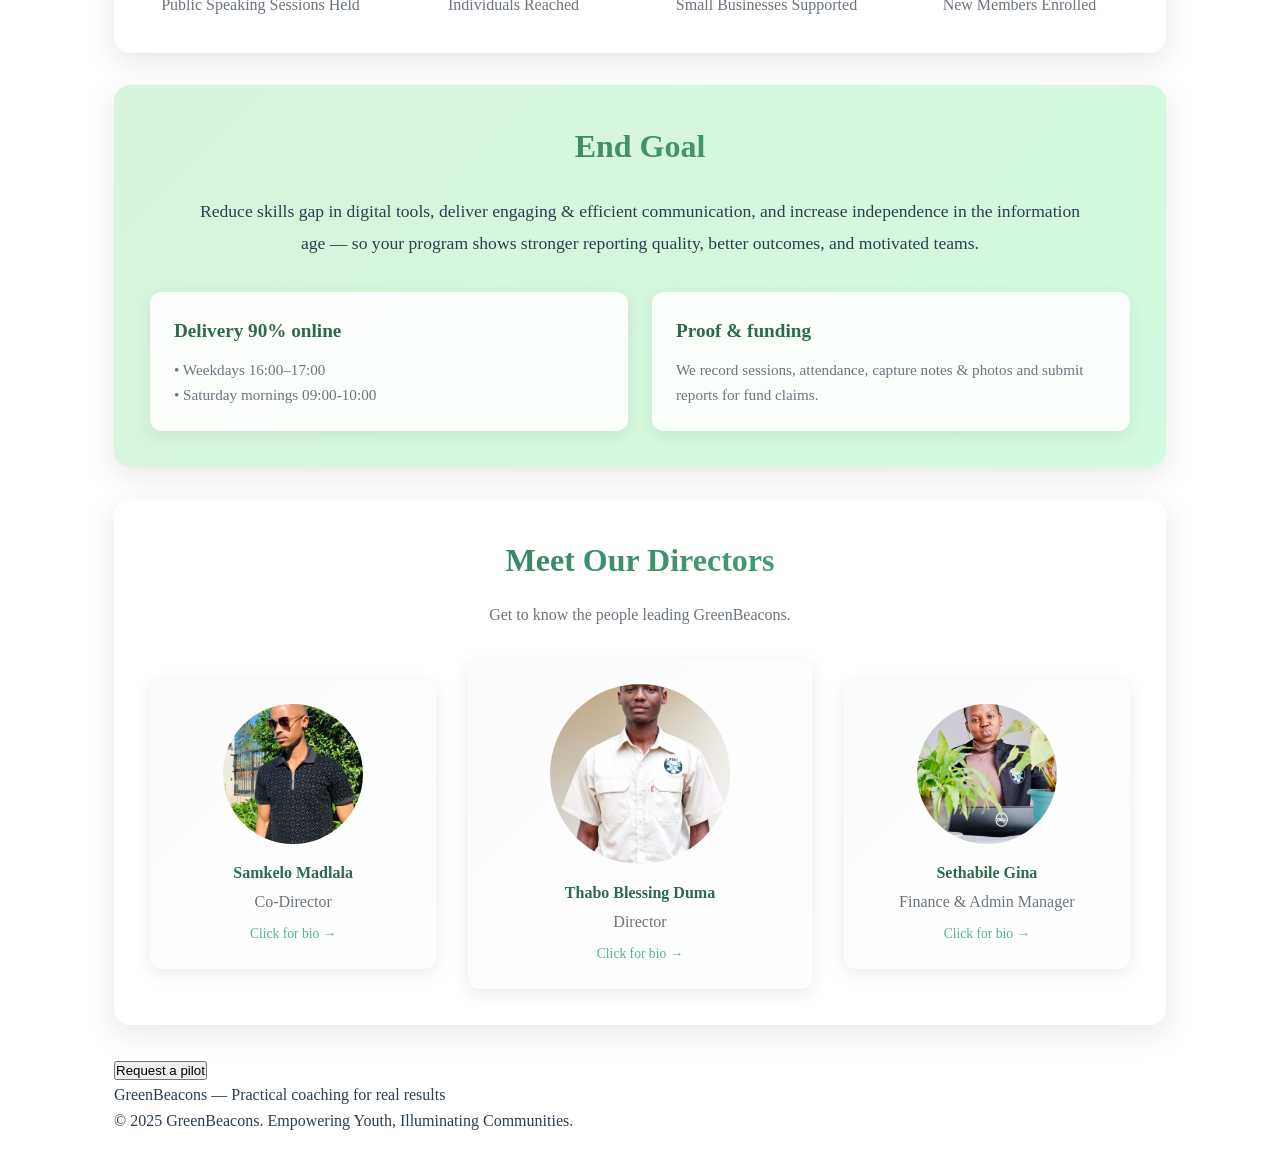
<file: use.html>
<!DOCTYPE html>
<html lang="en">
  <head>
    <meta charset="UTF-8" />
    <meta name="viewport" content="width=device-width, initial-scale=1.0" />
    <meta
      name="description"
      content="We train team leaders & individuals on digital skills, public speaking, and personal finance basics to ensure their reports are professional, their facilitation is inspiring and efficient, and their financial habits set the example."
    />
    <link rel="stylesheet" href="use_styles.css" />
    <title>
      GreenBeacons Coaching | Occupational Intelligence & Transformation
    </title>
  </head>
  <body>
    <div class="leaf-decoration leaf-1"></div>
    <div class="leaf-decoration leaf-2"></div>
    <div class="leaf-decoration leaf-3"></div>
    <div class="leaf-decoration leaf-4"></div>
    <main class="wrap">
      <!-- HEADER -->
      <header>
        <div class="logo-wrap">
          <img
            src="images/greenbeacon/greenbeacon-logo.jpg"
            alt="GreenBeacons Logo"
          />
        </div>
        <div>
          <h1>GreenBeacons</h1>
          <div class="tagline">
            A2B-Certified Occupational Intelligence Coaching for Individuals &
            Organizations
          </div>
        </div>
      </header>
      <!-- HERO -->
      <section class="hero">
        <h2>Transform Learning Into Action</h2>
        <p>
          Coach supervisors. Build digital confidence. Boost effective
          communication.
        </p>
        <a href="#contact" class="cta-button">Start Your Transformation</a>
      </section>
      <!-- MODEL: TRAIN THE TRAINER -->
      <section class="model">
        <aside class="sidebar-card">
          <div class="sidebar-section">
            <strong>THE PROBLEM</strong>
            <div class="sidebar-text">
              Too much training, too little application. Organisations run
              workshops; participants leave with knowledge but no practical
              follow-through.
            </div>
          </div>
          <div class="sidebar-section">
            <strong>OUR SOLUTION</strong>
            <div class="sidebar-text">
              We bridge the gap between training and application. Through weekly
              practice sessions with just-right challenges — presenting to real
              audiences, writing professional emails, reports...
            </div>
          </div>
        </aside>
        <div class="model-content">
          <h3>Model — Train the Trainer</h3>
          <div class="model-text">
            We train team leaders on digital skills, concise communication, and
            personal finance basics to ensure their reports are professional,
            their facilitation is effective, and their teams gain practical
            skills for the workplace.
          </div>
          <button class="pill clients" onclick="showClientsModal()">
            Target clients: NGOs • Municipalities • Community projects
          </button>
          <button class="pill participants" onclick="showParticipantsModal()">
            Target participants: under-resourced individuals and emerging
            leaders
          </button>
          <div
            style="
              margin-top: 24px;
              padding-top: 24px;
              border-top: 2px solid rgba(82, 183, 136, 0.2);
            "
          >
            <strong
              style="
                color: var(--primary-dark);
                font-size: 17px;
                display: block;
                margin-bottom: 8px;
              "
              >OUR MENTORS</strong
            >
            <div
              style="
                color: var(--text-muted);
                font-size: 14px;
                line-height: 1.6;
              "
            >
              A2B Transformation certified change-agents trained in Occupational
              Intelligence — a proven methodology that builds skills through
              practice and inner volition.
            </div>
          </div>
        </div>
      </section>

      <!-- Clients Modal -->
      <div class="modal" id="clientsModal" aria-modal="true" role="dialog">
        <div class="modal-content">
          <button
            class="close-modal"
            onclick="closeClientsModal()"
            aria-label="Close"
          >
            &times;
          </button>
          <h2 style="color: #2d6a4f; margin-bottom: 1rem; text-align: center">
            Our Clients
          </h2>
          <ul style="color: #333; font-size: 16px; padding-left: 16px">
            <li>DUCT Rivers</li>
            <li>Wild Trust</li>
            <li>TLC Global</li>
            <li>[Add more...]</li>
          </ul>
        </div>
      </div>
      <!-- Participants Modal -->
      <div class="modal" id="participantsModal" aria-modal="true" role="dialog">
        <div class="modal-content">
          <button
            class="close-modal"
            onclick="closeParticipantsModal()"
            aria-label="Close"
          >
            &times;
          </button>
          <h2 style="color: #7c53c3; margin-bottom: 1rem; text-align: center">
            Target Participants
          </h2>
          <ul style="color: #444; font-size: 16px; padding-left: 16px">
            <li>KZN – Durban North</li>
            <li>KwaZulu-Natal – Pietermaritzburg</li>
            <li>Eastern Cape – Mthatha</li>
            <li>Free State</li>
            <li>[Add names and areas here]</li>
          </ul>
        </div>
      </div>
      <!-- Existing Modal Logic + Next Sections -->
      <!-- SERVICES GRID -->
      <div class="grid">
        <article class="card">
          <h3>1. Digital Skills</h3>
          <div class="card-desc">
            Microsoft basics • Keyboard rules • Gmail & professional email •
            Using AI for work
          </div>
          <div class="card-outcome">
            <strong>Outcome:</strong> team leaders who can produce clean
            reports, manage attendance, and coach others on digital tools.
          </div>
        </article>
        <article
          class="card public-speaking"
          id="publicSpeakingCard"
          tabindex="0"
        >
          <h3>2. Public Speaking & Communication</h3>
          <div class="card-desc">
            Two-minute presentations • Clear instructions • Selling yourself and
            your work
          </div>
          <div class="card-outcome">
            <strong>Outcome:</strong> confident team leaders who can run
            huddles, give feedback, and represent their teams.
          </div>
        </article>
        <article class="card">
          <h3>3. Personal Finance & Side Hustles</h3>
          <div class="card-desc">
            Budget basics • Micro-business fundamentals • Tracking profits &
            metrics
          </div>
          <div class="card-outcome">
            <strong>Outcome:</strong> team leaders who lead by example in
            reinvesting profits, managing finances, and sustaining good habits.
          </div>
        </article>
      </div>
      <!-- GROWTH / IMPACT -->
      <section class="stats-section">
        <h2>Growth in Action</h2>
        <div class="stats">
          <div class="stat-item">
            <span class="stat-number">0*</span
            ><span class="stat-label">Public Speaking Sessions Held</span>
          </div>
          <div class="stat-item">
            <span class="stat-number">0*</span
            ><span class="stat-label">Individuals Reached</span>
          </div>
          <div class="stat-item">
            <span class="stat-number">0*</span
            ><span class="stat-label">Small Businesses Supported</span>
          </div>
          <div class="stat-item">
            <span class="stat-number">0*</span
            ><span class="stat-label">New Members Enrolled</span>
          </div>
        </div>
      </section>
      <!-- END GOAL (Light Green) -->
      <section class="end-goal-section">
        <h2>End Goal</h2>
        <p class="end-goal-text">
          Reduce skills gap in digital tools, deliver engaging & efficient
          communication, and increase independence in the information age — so
          your program shows stronger reporting quality, better outcomes, and
          motivated teams.
        </p>
        <div class="info-boxes">
          <div class="info-box">
            <h3>Delivery 90% online</h3>
            <p>• Weekdays 16:00–17:00<br />• Saturday mornings 09:00-10:00</p>
          </div>
          <div class="info-box">
            <h3>Proof & funding</h3>
            <p>
              We record sessions, attendance, capture notes & photos and submit
              reports for fund claims.
            </p>
          </div>
        </div>
      </section>
      <!-- DIRECTORS -->
      <section class="directors-section">
        <h2>Meet Our Directors</h2>
        <p class="directors-intro">
          Get to know the people leading GreenBeacons.
        </p>
        <div class="directors-grid">
          <div class="director-card" onclick="showBio('samkelo')" tabindex="0">
            <img
              src="images/samkelo/samkelo-photo.jpg"
              alt="Samkelo Madlala"
              class="director-photo"
            />
            <h4>Samkelo Madlala</h4>
            <p>Co-Director</p>
            <p
              style="
                font-size: 0.85rem;
                color: var(--primary-light);
                margin-top: 0.5rem;
                cursor: pointer;
              "
            >
              Click for bio →
            </p>
          </div>
          <div
            class="director-card center"
            onclick="showBio('thabo')"
            tabindex="0"
          >
            <img
              src="images/thabo/thabo-photo.jpg"
              alt="Thabo Blessing Duma"
              class="director-photo"
            />
            <h4>Thabo Blessing Duma</h4>
            <p>Director</p>
            <p
              style="
                font-size: 0.85rem;
                color: var(--primary-light);
                margin-top: 0.5rem;
                cursor: pointer;
              "
            >
              Click for bio →
            </p>
          </div>
          <div class="director-card" onclick="showBio('gina')" tabindex="0">
            <img
              src="images/gina/gina-photo.jpg"
              alt="Sethabile Gina"
              class="director-photo"
            />
            <h4>Sethabile Gina</h4>
            <p>Finance & Admin Manager</p>
            <p
              style="
                font-size: 0.85rem;
                color: var(--primary-light);
                margin-top: 0.5rem;
                cursor: pointer;
              "
            >
              Click for bio →
            </p>
          </div>
        </div>
      </section>
      <!-- BIO MODAL + PUBLIC SPEAKING MODAL remain unchanged -->

      <div class="modal" id="bioModal" aria-modal="true" role="dialog">
        <div class="modal-content">
          <button class="close-modal" onclick="closeBio()" aria-label="Close">
            &times;
          </button>
          <div id="bioContent"></div>
        </div>
      </div>
      <!-- PUBLIC SPEAKING MATERIAL MODAL -->
      <div class="modal" id="psModal" aria-modal="true" role="dialog">
        <div class="modal-content" style="max-width: 600px">
          <button
            class="close-modal"
            onclick="closePSModal()"
            aria-label="Close"
          >
            &times;
          </button>
          <h2
            style="
              text-align: center;
              color: var(--primary-dark);
              margin-bottom: 1rem;
            "
          >
            Public Speaking & Communication
          </h2>
          <p
            style="
              text-align: center;
              color: var(--text-muted);
              margin-bottom: 0.5rem;
              font-size: 1rem;
            "
          >
            <strong>Previous Meetings Held:</strong>
            <span style="color: var(--primary-dark); font-weight: 600">0*</span>
          </p>
          <hr
            style="
              border: none;
              border-top: 1px solid #e0e0e0;
              margin: 1.5rem 0;
            "
          />
          <h3
            style="
              color: var(--primary-dark);
              margin-bottom: 1rem;
              font-size: 1.1rem;
            "
          >
            Previous Meetings Material
          </h3>
          <ul style="list-style: none; padding-left: 0; margin-bottom: 1.5rem">
            <li style="margin-bottom: 1rem">
              <a
                href="downloads/22.11.2025__online_session_.pdf"
                target="_blank"
                style="
                  background: linear-gradient(135deg, #52b788, #2d6a4f);
                  color: white;
                  font-weight: 600;
                  padding: 12px 22px;
                  border-radius: 13px;
                  text-decoration: none;
                  display: inline-block;
                  width: 100%;
                  text-align: center;
                "
              >
                <span style="margin-right: 8px">📑</span> No date yet – Online
                Session Material
              </a>
            </li>
            <li style="margin-bottom: 1rem">
              <a
                href="downloads/Meeting_Tracking_Register_-_Business_Buddies__.pdf"
                target="_blank"
                style="
                  background: linear-gradient(135deg, #52b788, #2d6a4f);
                  color: white;
                  font-weight: 600;
                  padding: 12px 22px;
                  border-radius: 13px;
                  text-decoration: none;
                  display: inline-block;
                  width: 100%;
                  text-align: center;
                "
              >
                <span style="margin-right: 8px">📑</span> No date yet – Business
                Buddies Register
              </a>
            </li>
          </ul>
          <p style="color: #2d6a4f; text-align: center; font-size: 14px">
            Need something specific?
            <a
              href="#contact"
              style="color: #52b788; text-decoration: underline"
              >Request custom material &rarr;</a
            >
          </p>
        </div>
      </div>

      <section id="contact" class="cta-section">
        <button class="cta" onclick="showContactOptions(); return false;">
          Request a pilot
        </button>
        <div
          id="contactModal"
          style="
            display: none;
            position: fixed;
            top: 0;
            left: 0;
            width: 100vw;
            height: 100vh;
            background: rgba(0, 0, 0, 0.7);
            z-index: 9999;
            align-items: center;
            justify-content: center;
          "
        >
          <div
            style="
              background: white;
              padding: 2rem;
              border-radius: 16px;
              max-width: 500px;
              text-align: center;
              margin: auto;
              box-shadow: 0 6px 32px rgba(0, 0, 0, 0.15);
              position: relative;
            "
          >
            <button
              onclick="closeContactModal(); return false;"
              style="
                position: absolute;
                top: 1rem;
                right: 1rem;
                background: none;
                border: none;
                color: #6c757d;
                font-size: 2rem;
                cursor: pointer;
              "
            >
              &times;
            </button>
            <h3 style="margin-bottom: 1.5rem; color: var(--primary-dark)">
              Choose your preferred method
            </h3>
            <button
              onclick="copyEmail(); return false;"
              class="cta"
              style="
                display: block;
                width: 100%;
                margin-bottom: 1rem;
                border: none;
                cursor: pointer;
                background: linear-gradient(135deg, #6c757d 0%, #52b788 100%);
                color: white;
              "
            >
              Copy Email Address
            </button>
            <a
              href="https://mail.google.com/mail/?view=cm&fs=1&to=greenbeacons.2025@gmail.com&su=GreenBeacons%20Pilot%20Inquiry"
              target="_blank"
              class="cta"
              style="display: block; margin-bottom: 1rem"
            >
              Gmail
            </a>
            <a
              href="https://outlook.live.com/mail/0/deeplink/compose?to=greenbeacons.2025@gmail.com&subject=GreenBeacons%20Pilot%20Inquiry"
              target="_blank"
              class="cta"
              style="display: block; margin-bottom: 1rem"
            >
              Outlook
            </a>
            <div class="contact-info">
              Or email: greenbeacons.2025@gmail.com
            </div>
          </div>
        </div>
   
      <footer>
        <div>GreenBeacons — Practical coaching for real results</div>
        <div>
          © 2025 GreenBeacons. Empowering Youth, Illuminating Communities.
        </div>
      </footer>
    </main>
    <script src="script.js"></script>
  </body>
</html>
</file>
<file: styles.css>
* {
  margin: 0;
  padding: 0;
  box-sizing: border-box;
}
:root {
  --ink: #0d1f0f;
  --paper: #f5f2eb;
  --green: #1a6b3a;
  --green-mid: #2d8f52;
  --green-light: #52b788;
  --gold: #c8a84b;
  --muted: #6b7c6e;
  --white: #ffffff;
}
html {
  scroll-behavior: smooth;
}
body {
  font-family: "DM Sans", sans-serif;
  background: var(--paper);
  color: var(--ink);
  overflow-x: hidden;
}

/* NAV */
nav {
  position: fixed;
  top: 0;
  left: 0;
  right: 0;
  z-index: 100;
  display: flex;
  align-items: center;
  justify-content: space-between;
  padding: 0.75rem 2.5rem;
  background: rgba(245, 242, 235, 0.92);
  backdrop-filter: blur(12px);
  border-bottom: 1px solid rgba(26, 107, 58, 0.12);
}
.nav-brand {
  display: flex;
  align-items: center;
  gap: 0.75rem;
  text-decoration: none;
}
.nav-brand img {
  width: 48px;
  height: 48px;
  object-fit: contain;
  border-radius: 4px;
}
.nav-logo {
  font-family: "DM Serif Display", serif;
  font-size: 1.35rem;
  color: var(--green);
  letter-spacing: -0.02em;
}
.nav-logo span {
  color: var(--gold);
}
.nav-links {
  display: flex;
  gap: 2.5rem;
}
.nav-links a {
  font-size: 0.875rem;
  font-weight: 500;
  color: var(--muted);
  text-decoration: none;
  letter-spacing: 0.04em;
  text-transform: uppercase;
  transition: color 0.2s;
}
.nav-links a:hover {
  color: var(--green);
}

/* HERO */
.hero {
  min-height: 100vh;
  display: flex;
  flex-direction: column;
  justify-content: center;
  padding: 8rem 2.5rem 4rem;
  position: relative;
  overflow: hidden;
}
.hero-bg {
  position: absolute;
  inset: 0;
  background: linear-gradient(135deg, var(--ink) 0%, #0d2e14 40%, #1a4a27 100%);
}
.hero-grid {
  position: absolute;
  inset: 0;
  background-image: linear-gradient(
      rgba(82, 183, 136, 0.06) 1px,
      transparent 1px
    ),
    linear-gradient(90deg, rgba(82, 183, 136, 0.06) 1px, transparent 1px);
  background-size: 60px 60px;
}
.hero-glow {
  position: absolute;
  width: 600px;
  height: 600px;
  background: radial-gradient(
    circle,
    rgba(82, 183, 136, 0.15) 0%,
    transparent 70%
  );
  right: -100px;
  top: 50%;
  transform: translateY(-50%);
  pointer-events: none;
}
.hero-content {
  position: relative;
  z-index: 1;
  max-width: 1100px;
  margin: 0 auto;
  width: 100%;
}
.hero-eyebrow {
  display: inline-block;
  font-size: 0.75rem;
  font-weight: 600;
  letter-spacing: 0.15em;
  text-transform: uppercase;
  color: var(--green-light);
  margin-bottom: 1.5rem;
  padding: 0.4rem 1rem;
  border: 1px solid rgba(82, 183, 136, 0.3);
  border-radius: 2px;
}
.hero h1 {
  font-family: "DM Serif Display", serif;
  font-size: clamp(2.8rem, 7vw, 5.5rem);
  color: var(--white);
  line-height: 1.05;
  letter-spacing: -0.02em;
  margin-bottom: 1.5rem;
  max-width: 14ch;
}
.hero h1 em {
  color: var(--green-light);
  font-style: italic;
}
.hero-sub {
  font-size: 1.15rem;
  font-weight: 300;
  color: rgba(255, 255, 255, 0.72);
  max-width: 52ch;
  line-height: 1.75;
  margin-bottom: 3rem;
}
.hero-stats {
  display: flex;
  gap: 3rem;
  flex-wrap: wrap;
  padding-top: 2rem;
  border-top: 1px solid rgba(255, 255, 255, 0.1);
}
.stat {
  display: flex;
  flex-direction: column;
  gap: 0.25rem;
}
.stat-num {
  font-family: "DM Serif Display", serif;
  font-size: 2.5rem;
  color: var(--white);
  line-height: 1;
}
.stat-num span {
  color: var(--green-light);
}
.stat-label {
  font-size: 0.8rem;
  color: rgba(255, 255, 255, 0.5);
  font-weight: 500;
  letter-spacing: 0.05em;
  text-transform: uppercase;
}
.hero-cta {
  display: inline-flex;
  align-items: center;
  gap: 0.75rem;
  margin-top: 2.5rem;
  background: var(--green-light);
  color: var(--ink);
  padding: 1rem 2.25rem;
  border-radius: 2px;
  font-weight: 600;
  font-size: 0.95rem;
  text-decoration: none;
  letter-spacing: 0.02em;
  transition: background 0.2s, transform 0.2s;
}
.hero-cta:hover {
  background: var(--white);
  transform: translateY(-2px);
}
.hero-cta-arrow {
  font-size: 1.2rem;
  transition: transform 0.2s;
}
.hero-cta:hover .hero-cta-arrow {
  transform: translateX(4px);
}

/* SECTION WRAPPER */
.section {
  padding: 6rem 2.5rem;
}
.section-inner {
  max-width: 1100px;
  margin: 0 auto;
}
.section-label {
  font-size: 0.75rem;
  font-weight: 600;
  letter-spacing: 0.15em;
  text-transform: uppercase;
  color: var(--green);
  margin-bottom: 1rem;
}
.section-title {
  font-family: "DM Serif Display", serif;
  font-size: clamp(2rem, 4vw, 3rem);
  color: var(--ink);
  line-height: 1.15;
  letter-spacing: -0.02em;
  margin-bottom: 1.5rem;
}

/* WHAT WE DO */
.what-we-do {
  background: var(--white);
}
.what-grid {
  display: grid;
  grid-template-columns: 1fr 1fr;
  gap: 5rem;
  align-items: start;
  margin-top: 3rem;
}
.what-text p {
  font-size: 1.1rem;
  line-height: 1.85;
  color: var(--muted);
  margin-bottom: 1.25rem;
}
.what-text p strong {
  color: var(--ink);
}
.distinction {
  margin-top: 2rem;
  padding: 1.5rem;
  border-left: 3px solid var(--green-light);
  background: rgba(82, 183, 136, 0.06);
}
.distinction p {
  font-family: "DM Serif Display", serif;
  font-size: 1.15rem;
  color: var(--ink);
  font-style: italic;
  line-height: 1.6;
}
.not-list {
  display: flex;
  flex-direction: column;
  gap: 1rem;
  margin-top: 2rem;
}
.not-item {
  display: flex;
  align-items: flex-start;
  gap: 1rem;
  padding: 1.25rem;
  border: 1px solid rgba(26, 107, 58, 0.1);
  border-radius: 2px;
  transition: border-color 0.2s, background 0.2s;
}
.not-item:hover {
  border-color: var(--green-light);
  background: rgba(82, 183, 136, 0.04);
}
.not-icon {
  width: 36px;
  height: 36px;
  border-radius: 50%;
  background: var(--green);
  color: var(--white);
  display: flex;
  align-items: center;
  justify-content: center;
  font-size: 0.85rem;
  flex-shrink: 0;
  font-weight: 600;
}
.not-text strong {
  display: block;
  font-size: 0.9rem;
  font-weight: 600;
  margin-bottom: 0.2rem;
}
.not-text span {
  font-size: 0.85rem;
  color: var(--muted);
}

/* PILLARS */
.pillars {
  background: var(--paper);
}
.pillars-grid {
  display: grid;
  grid-template-columns: repeat(3, 1fr);
  gap: 1.5rem;
  margin-top: 3rem;
}
.pillar {
  padding: 2.5rem;
  background: var(--white);
  border: 1px solid rgba(26, 107, 58, 0.08);
  border-radius: 2px;
  position: relative;
  overflow: hidden;
  transition: transform 0.25s, box-shadow 0.25s;
}
.pillar:hover {
  transform: translateY(-6px);
  box-shadow: 0 20px 40px rgba(13, 31, 15, 0.08);
}
.pillar::before {
  content: "";
  position: absolute;
  top: 0;
  left: 0;
  right: 0;
  height: 3px;
  background: linear-gradient(90deg, var(--green), var(--green-light));
}
.pillar-num {
  font-family: "DM Serif Display", serif;
  font-size: 3.5rem;
  color: rgba(26, 107, 58, 0.08);
  line-height: 1;
  margin-bottom: 1rem;
}
.pillar h3 {
  font-family: "DM Serif Display", serif;
  font-size: 1.6rem;
  color: var(--ink);
  margin-bottom: 0.75rem;
}
.pillar p {
  font-size: 0.95rem;
  color: var(--muted);
  line-height: 1.7;
}
.pillar-tag {
  display: inline-block;
  margin-top: 1.5rem;
  font-size: 0.75rem;
  font-weight: 600;
  letter-spacing: 0.1em;
  text-transform: uppercase;
  color: var(--green);
  padding: 0.35rem 0.75rem;
  border: 1px solid rgba(26, 107, 58, 0.2);
  border-radius: 2px;
}

.pillar-dark {
  background: #0d1f0f;
  color: var(--white);
}
.pillar-dark h3,
.pillar-dark .pillar-num {
  color: var(--white);
}
.pillar-dark p {
  color: rgba(255, 255, 255, 0.72);
}
.pillar-dark .pillar-tag {
  color: var(--green-light);
  border-color: rgba(82, 183, 136, 0.4);
}
.pillar-dark::before {
  background: linear-gradient(
    90deg,
    var(--green-light),
    rgba(82, 183, 136, 0.4)
  );
}

.pillar-forest {
  background: #1a4a27;
  color: var(--white);
}
.pillar-forest h3,
.pillar-forest .pillar-num {
  color: var(--white);
}
.pillar-forest p {
  color: rgba(255, 255, 255, 0.72);
}
.pillar-forest .pillar-tag {
  color: #a8e6c0;
  border-color: rgba(168, 230, 192, 0.4);
}
.pillar-forest::before {
  background: linear-gradient(90deg, #a8e6c0, rgba(168, 230, 192, 0.4));
}

.pillar-lime {
  background: #52b788;
  color: var(--white);
}
.pillar-lime h3,
.pillar-lime .pillar-num {
  color: var(--white);
}
.pillar-lime p {
  color: rgba(255, 255, 255, 0.85);
}
.pillar-lime .pillar-tag {
  color: var(--ink);
  border-color: rgba(13, 31, 15, 0.2);
  background: rgba(255, 255, 255, 0.15);
}
.pillar-lime::before {
  background: linear-gradient(
    90deg,
    rgba(255, 255, 255, 0.5),
    rgba(255, 255, 255, 0.1)
  );
}

/* PROOF */
.proof {
  background: linear-gradient(135deg, var(--ink) 0%, #0d2e14 100%);
  color: var(--white);
}
.proof .section-label {
  color: var(--green-light);
}
.proof .section-title {
  color: var(--white);
}
.proof-grid {
  display: grid;
  grid-template-columns: 1fr 1fr;
  gap: 5rem;
  margin-top: 3rem;
  align-items: start;
}
.proof-text p {
  font-size: 1.05rem;
  line-height: 1.85;
  color: rgba(255, 255, 255, 0.7);
  margin-bottom: 1rem;
}
.proof-items {
  display: flex;
  flex-direction: column;
  gap: 1rem;
}
.proof-item {
  display: flex;
  align-items: center;
  gap: 1rem;
  padding: 1.25rem 1.5rem;
  background: rgba(82, 183, 136, 0.08);
  border: 1px solid rgba(82, 183, 136, 0.15);
  border-radius: 2px;
}
.proof-check {
  color: var(--green-light);
  font-size: 1.1rem;
}
.proof-item-text {
  font-size: 0.95rem;
  color: rgba(255, 255, 255, 0.85);
}
.proof-item-text strong {
  color: var(--white);
}

/* PRICING */
.pricing {
  background: var(--white);
}
.pricing-note {
  font-size: 0.95rem;
  color: var(--muted);
  margin-bottom: 3rem;
  max-width: 55ch;
  line-height: 1.7;
}
.pricing-grid {
  display: grid;
  grid-template-columns: repeat(3, 1fr);
  gap: 1.5rem;
}
.price-card {
  padding: 2.5rem;
  border: 1px solid rgba(26, 107, 58, 0.1);
  border-radius: 2px;
  position: relative;
  transition: transform 0.25s, box-shadow 0.25s;
}
.price-card:hover {
  transform: translateY(-4px);
  box-shadow: 0 16px 40px rgba(13, 31, 15, 0.08);
}
.price-card.featured {
  background: var(--green);
  color: var(--white);
  border-color: var(--green);
}
.price-card.featured .price-label,
.price-card.featured .price-range,
.price-card.featured .price-retainer,
.price-card.featured .price-detail {
  color: rgba(255, 255, 255, 0.85);
}
.price-card.featured .price-tier {
  color: var(--white);
}
.price-card.featured .price-amount {
  color: var(--white);
}
.price-badge {
  position: absolute;
  top: 1rem;
  right: 1rem;
  font-size: 0.7rem;
  font-weight: 700;
  letter-spacing: 0.1em;
  text-transform: uppercase;
  background: var(--gold);
  color: var(--ink);
  padding: 0.3rem 0.7rem;
  border-radius: 2px;
}
.price-tier {
  font-size: 0.75rem;
  font-weight: 600;
  letter-spacing: 0.12em;
  text-transform: uppercase;
  color: var(--muted);
  margin-bottom: 0.5rem;
}
.price-amount {
  font-family: "DM Serif Display", serif;
  font-size: 2.8rem;
  color: var(--ink);
  line-height: 1;
  margin-bottom: 0.25rem;
}
.price-label {
  font-size: 0.85rem;
  color: var(--muted);
  margin-bottom: 1.5rem;
}
.price-range {
  font-size: 0.8rem;
  color: var(--muted);
  padding-top: 1.25rem;
  border-top: 1px solid rgba(0, 0, 0, 0.08);
  margin-top: 1.25rem;
  line-height: 1.6;
}
.price-card.featured .price-range {
  border-top-color: rgba(255, 255, 255, 0.2);
}
.price-retainer {
  font-size: 0.85rem;
  color: var(--muted);
  margin-top: 0.5rem;
}
.price-detail {
  font-size: 0.8rem;
  color: var(--muted);
  margin-top: 0.5rem;
}
.pricing-addons {
  margin-top: 2rem;
  padding: 1.5rem 2rem;
  background: rgba(26, 107, 58, 0.04);
  border: 1px solid rgba(26, 107, 58, 0.1);
  border-radius: 2px;
  display: flex;
  gap: 3rem;
  flex-wrap: wrap;
}
.addon {
  font-size: 0.9rem;
  color: var(--muted);
}
.addon strong {
  color: var(--ink);
  display: block;
  margin-bottom: 0.2rem;
  font-weight: 600;
}

.advantage-label {
  font-size: 0.75rem;
  font-weight: 600;
  letter-spacing: 0.12em;
  text-transform: uppercase;
  color: var(--green);
  margin-bottom: 1rem;
}
.advantage-table {
  border: 1px solid rgba(26, 107, 58, 0.1);
  border-radius: 2px;
  overflow: hidden;
}
.adv-row {
  display: grid;
  grid-template-columns: 1fr 1.4fr;
  border-bottom: 1px solid rgba(26, 107, 58, 0.08);
}
.adv-row:last-child {
  border-bottom: none;
}
.adv-row.header {
  background: rgba(26, 107, 58, 0.04);
}
.adv-row.header .adv-col {
  font-size: 0.7rem;
  font-weight: 700;
  letter-spacing: 0.1em;
  text-transform: uppercase;
  color: var(--muted);
  padding: 0.75rem 1.25rem;
}
.adv-col {
  padding: 1rem 1.25rem;
  font-size: 0.9rem;
  color: var(--muted);
  display: flex;
  align-items: center;
  gap: 0.5rem;
  line-height: 1.5;
}
.adv-row:not(.header) .adv-col:first-child {
  font-weight: 600;
  color: var(--ink);
  border-right: 1px solid rgba(26, 107, 58, 0.08);
}
.adv-icon {
  font-size: 1rem;
}
.adv-row:not(.header):hover {
  background: rgba(26, 107, 58, 0.03);
}

/* OVERSEER */
.overseer {
  background: var(--paper);
}
.overseer-grid {
  display: grid;
  grid-template-columns: 1fr 1fr;
  gap: 5rem;
  margin-top: 3rem;
  align-items: start;
}
.overseer-desc {
  font-size: 1.05rem;
  line-height: 1.85;
  color: var(--muted);
  margin-bottom: 2rem;
}
.overseer-kpas {
  display: flex;
  flex-direction: column;
  gap: 0.75rem;
}
.kpa {
  display: flex;
  align-items: flex-start;
  gap: 1rem;
  padding: 1rem 1.25rem;
  background: var(--white);
  border: 1px solid rgba(26, 107, 58, 0.08);
  border-radius: 2px;
}
.kpa-dot {
  width: 8px;
  height: 8px;
  border-radius: 50%;
  background: var(--green-light);
  flex-shrink: 0;
  margin-top: 0.45rem;
}
.kpa p {
  font-size: 0.9rem;
  color: var(--muted);
  line-height: 1.6;
}
.kpa p strong {
  color: var(--ink);
}
.overseer-callout {
  background: var(--green);
  color: var(--white);
  padding: 2.5rem;
  border-radius: 2px;
}
.overseer-callout h3 {
  font-family: "DM Serif Display", serif;
  font-size: 1.6rem;
  margin-bottom: 1rem;
}
.overseer-callout p {
  font-size: 0.95rem;
  line-height: 1.8;
  color: rgba(255, 255, 255, 0.82);
  margin-bottom: 1.5rem;
}
.overseer-metrics {
  display: flex;
  flex-direction: column;
  gap: 0.75rem;
}
.metric {
  display: flex;
  justify-content: space-between;
  align-items: center;
  padding: 0.75rem 1rem;
  background: rgba(255, 255, 255, 0.1);
  border-radius: 2px;
  font-size: 0.875rem;
  color: rgba(255, 255, 255, 0.85);
}
.metric strong {
  color: var(--white);
}

/* CONTACT */
.contact {
  background: var(--ink);
  color: var(--white);
  text-align: center;
}
.contact .section-label {
  color: var(--green-light);
}
.contact .section-title {
  color: var(--white);
  margin-bottom: 1rem;
}
.contact-sub {
  font-size: 1.05rem;
  color: rgba(255, 255, 255, 0.6);
  max-width: 50ch;
  margin: 0 auto 3rem;
  line-height: 1.7;
}
.contact-options {
  display: flex;
  gap: 1rem;
  justify-content: center;
  flex-wrap: wrap;
}
.contact-btn {
  display: inline-flex;
  align-items: center;
  gap: 0.75rem;
  padding: 1rem 2rem;
  border-radius: 2px;
  font-weight: 600;
  font-size: 0.95rem;
  letter-spacing: 0.02em;
  text-decoration: none;
  transition: all 0.2s;
  cursor: pointer;
  border: none;
}
.contact-btn.primary {
  background: var(--green-light);
  color: var(--ink);
}
.contact-btn.primary:hover {
  background: var(--white);
}
.contact-btn.secondary {
  background: transparent;
  color: var(--white);
  border: 1px solid rgba(255, 255, 255, 0.25);
}
.contact-btn.secondary:hover {
  border-color: var(--white);
}
.contact-email {
  margin-top: 2rem;
  font-size: 0.875rem;
  color: rgba(255, 255, 255, 0.4);
}
.contact-email a {
  color: var(--green-light);
  text-decoration: none;
}

/* FOOTER */
footer {
  padding: 1.5rem 2.5rem;
  background: #060f07;
  display: flex;
  justify-content: space-between;
  align-items: center;
  flex-wrap: wrap;
  gap: 1rem;
}
.footer-logo {
  font-family: "DM Serif Display", serif;
  font-size: 1rem;
  color: rgba(255, 255, 255, 0.5);
}
.footer-logo span {
  color: var(--green-light);
}
.footer-copy {
  font-size: 0.8rem;
  color: rgba(255, 255, 255, 0.3);
}

/* MODAL */
.modal {
  display: none;
  position: fixed;
  inset: 0;
  z-index: 1000;
  background: rgba(13, 31, 15, 0.85);
  backdrop-filter: blur(4px);
  align-items: center;
  justify-content: center;
  padding: 2rem;
}
.modal.open {
  display: flex;
}
.modal-box {
  background: var(--white);
  border-radius: 2px;
  padding: 2.5rem;
  max-width: 480px;
  width: 100%;
  position: relative;
}
.modal-close {
  position: absolute;
  top: 1rem;
  right: 1rem;
  background: none;
  border: none;
  font-size: 1.5rem;
  color: var(--muted);
  cursor: pointer;
}
.modal-title {
  font-family: "DM Serif Display", serif;
  font-size: 1.6rem;
  color: var(--ink);
  margin-bottom: 0.5rem;
}
.modal-sub {
  font-size: 0.9rem;
  color: var(--muted);
  margin-bottom: 2rem;
}
.modal-options {
  display: flex;
  flex-direction: column;
  gap: 0.75rem;
}
.modal-btn {
  display: block;
  width: 100%;
  padding: 1rem;
  border-radius: 2px;
  font-weight: 600;
  font-size: 0.9rem;
  text-decoration: none;
  text-align: center;
  transition: opacity 0.2s;
  border: none;
  cursor: pointer;
}
.modal-btn.green {
  background: var(--green);
  color: var(--white);
}
.modal-btn.outline {
  background: transparent;
  color: var(--ink);
  border: 1px solid rgba(0, 0, 0, 0.15);
}
.modal-btn:hover {
  opacity: 0.85;
}
.modal-email {
  text-align: center;
  margin-top: 1.25rem;
  font-size: 0.82rem;
  color: var(--muted);
}

/* RESPONSIVE */
@media (max-width: 900px) {
  .what-grid,
  .proof-grid,
  .overseer-grid {
    grid-template-columns: 1fr;
  }
  .pillars-grid,
  .pricing-grid {
    grid-template-columns: 1fr;
  }
  .hero-stats {
    gap: 2rem;
  }
  .nav-links {
    display: none;
  }
  .pricing-addons {
    flex-direction: column;
    gap: 1rem;
  }
}

/* ANIMATIONS */
@keyframes fadeUp {
  from {
    opacity: 0;
    transform: translateY(24px);
  }
  to {
    opacity: 1;
    transform: translateY(0);
  }
}
.fade-up {
  opacity: 0;
  animation: fadeUp 0.7s ease forwards;
}
.fade-up.d1 {
  animation-delay: 0.1s;
}
.fade-up.d2 {
  animation-delay: 0.2s;
}
.fade-up.d3 {
  animation-delay: 0.3s;
}
.fade-up.d4 {
  animation-delay: 0.4s;
}
.fade-up.d5 {
  animation-delay: 0.5s;
}

/* Consulting refresh: preserve the existing hero and Three Pillars. */
.what-we-do { background: #dceee0; }
.what-we-do .what-text > p { color: #355d43; }
.capability-strip { display:grid; grid-template-columns:repeat(4,minmax(0,1fr)); gap:1rem; margin:2rem 0 0; padding:1.5rem 0; border-top:1px solid #aacbb4; border-bottom:1px solid #aacbb4; }
.capability-strip strong { display:block; font-size:.95rem; line-height:1.5; color:#153b23; }
.capability-strip span { display:block; margin-top:.4rem; font-size:.875rem; line-height:1.6; color:#355d43; }
.what-we-do .distinction { background:#103820; border-left-color:#52b788; }
.what-we-do .distinction p { color:#e4f3e7; margin-bottom:0; }
.what-we-do .advantage-table { overflow:hidden; border-color:#a3c7ae; }
.what-we-do .adv-row.header { background:#c4e2cc; color:#153b23; }
.what-we-do .adv-row:not(.header):nth-child(3n+2) { background:#123d24; }
.what-we-do .adv-row:not(.header):nth-child(3n+2) .adv-col { color:#eaf6ed; }
.what-we-do .adv-row:not(.header):nth-child(3n) { background:#28633d; }
.what-we-do .adv-row:not(.header):nth-child(3n) .adv-col { color:#eff8f1; }
.what-we-do .adv-row:not(.header):nth-child(3n+1) { background:#c4e2cc; }
.what-we-do .adv-row:not(.header):nth-child(3n+1) .adv-col { color:#153b23; }
#consulting { background:#c4e2cc; }
#consulting .pricing-note { color:#355d43; }
#consulting .price-card { background:#deeee1; border-color:#94b79f; }
#consulting .price-card:nth-child(2) { background:#28633d; border-color:#28633d; }
#consulting .price-card:nth-child(3) { background:#103820; border-color:#103820; }
#consulting .price-card:first-child :is(.price-tier,.price-label,.price-range,.price-retainer) { color:#355d43; }
#consulting .price-card:not(:first-child) :is(.price-tier,.price-amount,.price-label,.price-range,.price-retainer) { color:#edf7ef; }
#consulting .price-card:not(:first-child) .price-range { border-color:#77a789; }
#consulting .price-range,#consulting .price-retainer { font-size:.95rem; line-height:1.65; }
.modal-box { background:#deeee1; }
.modal-sub,.modal-email { color:#355d43; }
.contact-email { color:#c1dcc9; line-height:1.7; }
footer .footer-logo,footer .footer-copy { color:#a8c6b1; }
a:focus-visible,button:focus-visible { outline:3px solid #c8a84b; outline-offset:5px; }
@media(max-width:900px) { .capability-strip { grid-template-columns:repeat(2,minmax(0,1fr)); gap:1.5rem; } }
@media(max-width:480px) { .section { padding:4rem 1.25rem; } .what-grid { gap:2.5rem; } .price-card { padding:2rem; } .modal { padding:1rem; } .modal-box { padding:2rem 1.25rem; } .adv-row { grid-template-columns:1fr; gap:.5rem; } .capability-strip { grid-template-columns:1fr; gap:1rem; } nav { padding:.75rem 1rem; } .nav-logo { font-size:1.05rem; } }
@media(prefers-reduced-motion:reduce) { html { scroll-behavior:auto; } *,*::before,*::after { animation:none!important; transition:none!important; } .fade-up { opacity:1!important; } }

/* Founder portrait occupies the reserved space; original hero colours retained. */
.hero-content { display:grid; grid-template-columns:minmax(0,1.25fr) minmax(0,.85fr); gap:4rem; align-items:center; }
.hero-copy { min-width:0; }
.hero-portrait { margin:0; width:100%; max-width:420px; justify-self:end; }
.hero-portrait img { display:block; width:100%; height:auto; border-radius:2px; border:1px solid rgba(82,183,136,.3); }
@media(max-width:900px) { .hero-content { grid-template-columns:1fr; gap:3rem; } .hero-portrait { max-width:380px; justify-self:start; } }
.hero-portrait,
.hero-portrait img {
  border: none;
  outline: none;
  box-shadow: none;
  background: transparent;
}
.hero-portrait img {
  clip-path: circle(49% at 50% 50%);
}

/* Final spacing refinements: the portrait stays inside the hero section. */
@media (min-width:901px) {
  .hero-portrait {
    --portrait-extra: clamp(0px, calc((100vw - 1160px) / 2), 120px);
    width: calc(100% + var(--portrait-extra));
    max-width: 560px;
    justify-self: start;
  }
}
@media (max-width:600px) {
  .what-we-do .what-grid { margin-top:2rem; }
  .what-we-do .adv-row.header { display:none; }
  .what-we-do .adv-row:not(.header) {
    grid-template-columns:1fr;
    gap:0;
    padding:1.1rem 1.25rem;
  }
  .what-we-do .adv-row:not(.header) .adv-col {
    padding:0;
    border:0;
    align-items:flex-start;
    font-size:.95rem;
    line-height:1.6;
  }
  .what-we-do .adv-row:not(.header) .adv-col:first-child { margin-bottom:.45rem; }
}
</file>
<file: use_styles.css>
* {
  margin: 0;
  padding: 0;
  box-sizing: border-box;
}
:root {
  --primary-dark: #2d6a4f;
  --primary-light: #52b788;
  --text-dark: #2c3e50;
  --text-muted: #6c757d;
  --jacaranda-dark: #6c3dd4;
  --jacaranda-light: #7c53c3;
  --bg-white: #ffffff;
  --bg-light: #f8f9fa;
}
body {
  font-family: Georgia, serif;
  line-height: 1.6;
  color: var(--text-dark);
  background: linear-gradient(
    135deg,
    var(--primary-dark) 0%,
    var(--primary-light) 100%
  );
  background-attachment: fixed;
  position: relative;
  min-height: 100vh;
}
a {
  text-decoration: none;
}

.leaf-decoration {
  position: fixed;
  pointer-events: none;
  z-index: 0;
  opacity: 0.08;
}
.leaf-1 {
  top: 10%;
  left: 5%;
  width: 150px;
  height: 150px;
  background: radial-gradient(circle, var(--primary-light) 0%, transparent 70%);
  border-radius: 50% 0 50% 50%;
  transform: rotate(-45deg);
}
.leaf-2 {
  top: 30%;
  right: 8%;
  width: 120px;
  height: 120px;
  background: radial-gradient(circle, var(--primary-dark) 0%, transparent 70%);
  border-radius: 50% 50% 0 50%;
  transform: rotate(25deg);
}
.leaf-3 {
  bottom: 20%;
  left: 10%;
  width: 180px;
  height: 180px;
  background: radial-gradient(circle, var(--primary-light) 0%, transparent 70%);
  border-radius: 50% 50% 50% 0;
  transform: rotate(60deg);
}
.leaf-4 {
  bottom: 40%;
  right: 5%;
  width: 140px;
  height: 140px;
  background: radial-gradient(circle, var(--primary-dark) 0%, transparent 70%);
  border-radius: 0 50% 50% 50%;
  transform: rotate(-30deg);
}
.wrap {
  max-width: 1100px;
  margin: 0 auto;
  padding: 40px 24px;
  position: relative;
  z-index: 1;
}
header {
  display: flex;
  align-items: center;
  gap: 20px;
  margin-bottom: 32px;
  background: rgba(255, 255, 255, 0.98);
  backdrop-filter: blur(10px);
  padding: 20px 28px;
  border-radius: 16px;
  box-shadow: 0 8px 32px rgba(0, 0, 0, 0.12);
}
.logo-wrap {
  width: 130px;
  height: 130px;
  border-radius: 14px;
  background: #ffffff;
  padding: 8px;
  display: flex;
  align-items: center;
  justify-content: center;
  box-shadow: 0 6px 20px rgba(45, 106, 79, 0.25);
  flex-shrink: 0;
}
.logo-wrap img {
  max-width: 100%;
  max-height: 100%;
  object-fit: contain;
  display: block;
  border-radius: 6px;
}
h1 {
  font-size: 36px;
  margin: 0;
  font-weight: 700;
  background: linear-gradient(
    135deg,
    var(--primary-dark),
    var(--primary-light)
  );
  -webkit-background-clip: text;
  -webkit-text-fill-color: transparent;
  background-clip: text;
}
.tagline {
  color: var(--text-muted);
  margin: 4px 0 0;
  font-size: 15px;
}

.hero {
  padding: 3rem 0 2rem;
  text-align: center;
  color: white;
}
.hero h2 {
  font-size: 3rem;
  margin-bottom: 1rem;
}
.hero p {
  font-size: 1.2rem;
  margin-bottom: 2rem;
  opacity: 0.95;
}
.cta-button {
  display: inline-block;
  background: white;
  color: var(--primary-dark);
  padding: 1rem 2.5rem;
  border-radius: 50px;
  font-weight: bold;
  font-size: 1.1rem;
  transition: transform 0.3s, box-shadow 0.3s;
}
.cta-button:hover {
  transform: translateY(-3px);
  box-shadow: 0 10px 25px rgba(0, 0, 0, 0.2);
}

.model {
  display: grid;
  grid-template-columns: 340px 1fr;
  gap: 28px;
  margin: 32px 0;
}
.model-content {
  background: rgba(255, 255, 255, 0.98);
  padding: 36px;
  border-radius: 16px;
  box-shadow: 0 8px 28px rgba(0, 0, 0, 0.1);
}
.model h3 {
  margin: 0 0 16px;
  font-size: 26px;
  font-weight: 700;
  background: linear-gradient(
    135deg,
    var(--primary-dark),
    var(--primary-light)
  );
  -webkit-background-clip: text;
  -webkit-text-fill-color: transparent;
  background-clip: text;
}
.model-text {
  color: var(--text-muted);
  line-height: 1.7;
  margin-bottom: 16px;
}
.pill {
  display: inline-block;
  background: linear-gradient(
    135deg,
    var(--primary-dark),
    var(--primary-light)
  );
  color: white;
  padding: 10px 20px;
  border-radius: 24px;
  font-size: 14px;
  font-weight: 600;
  box-shadow: 0 4px 12px rgba(45, 106, 79, 0.2);
  cursor: pointer;
  margin-bottom: 6px;
  transition: box-shadow 0.2s;
  border: none;
  outline: none;
}
.pill.clients {
  background: linear-gradient(
    135deg,
    var(--primary-dark),
    var(--primary-light)
  );
}
.pill.participants {
  background: linear-gradient(
    135deg,
    var(--jacaranda-light),
    var(--jacaranda-dark)
  );
  color: #fff;
  box-shadow: 0 4px 14px rgba(124, 83, 195, 0.18);
}
.pill:hover {
  box-shadow: 0 6px 20px rgba(82, 183, 136, 0.3);
}

.sidebar-card {
  background: linear-gradient(
    135deg,
    rgba(255, 255, 255, 0.98) 0%,
    rgba(248, 249, 250, 0.98) 100%
  );
  padding: 28px;
  border-radius: 16px;
  box-shadow: 0 8px 28px rgba(0, 0, 0, 0.1);
}
.sidebar-card strong {
  font-size: 17px;
  display: block;
  margin-bottom: 8px;
  background: linear-gradient(
    135deg,
    var(--primary-dark),
    var(--primary-light)
  );
  -webkit-background-clip: text;
  -webkit-text-fill-color: transparent;
  background-clip: text;
  font-weight: 700;
}
.sidebar-section {
  margin-top: 24px;
  padding-top: 24px;
  border-top: 2px solid rgba(82, 183, 136, 0.2);
}
.sidebar-section:first-child {
  margin-top: 0;
  padding-top: 0;
  border-top: none;
}
.sidebar-text {
  color: var(--text-muted);
  font-size: 14px;
  line-height: 1.6;
}

/* New modals for clients/participants */
.modal {
  display: none;
  position: fixed;
  top: 0;
  left: 0;
  width: 100vw;
  height: 100vh;
  background: rgba(0, 0, 0, 0.68);
  z-index: 9999;
  justify-content: center;
  align-items: center;
}
.modal-content {
  background: white;
  padding: 2rem;
  border-radius: 16px;
  min-width: 300px;
  max-width: 500px;
  box-shadow: 0 8px 24px rgba(124, 83, 195, 0.15);
  position: relative;
}
.close-modal {
  position: absolute;
  top: 1rem;
  right: 1rem;
  background: none;
  border: none;
  font-size: 2rem;
  cursor: pointer;
  color: #aaa;
}

.grid {
  display: grid;
  grid-template-columns: repeat(auto-fit, minmax(300px, 1fr));
  gap: 24px;
  margin: 32px 0;
}
.card {
  background: linear-gradient(
    135deg,
    var(--primary-dark) 0%,
    var(--primary-light) 100%
  );
  color: white;
  padding: 32px;
  border-radius: 16px;
  box-shadow: 0 8px 28px rgba(45, 106, 79, 0.2);
  transition: transform 0.3s, box-shadow 0.3s;
  cursor: default;
  position: relative;
  overflow: hidden;
}
.card::before {
  content: "";
  position: absolute;
  top: -50%;
  right: -50%;
  width: 200%;
  height: 200%;
  background: radial-gradient(
    circle,
    rgba(255, 255, 255, 0.1) 0%,
    transparent 70%
  );
  opacity: 0;
  transition: opacity 0.3s;
}
.card:hover::before {
  opacity: 1;
}
.card:hover {
  transform: translateY(-6px);
  box-shadow: 0 16px 40px rgba(45, 106, 79, 0.3);
}
.card h3 {
  margin: 0 0 12px;
  font-size: 22px;
  font-weight: 700;
  position: relative;
  z-index: 1;
}
.card-desc {
  font-size: 15px;
  margin-bottom: 16px;
  opacity: 0.95;
  position: relative;
  z-index: 1;
}
.card-outcome {
  font-size: 14px;
  background: rgba(255, 255, 255, 0.15);
  padding: 14px;
  border-radius: 10px;
  border-left: 3px solid white;
  line-height: 1.6;
  position: relative;
  z-index: 1;
}
.card.public-speaking {
  cursor: pointer;
  border: 2px solid #fff;
  box-shadow: 0 0 0 0 #52b788;
  transition: box-shadow 0.3s, border 0.3s;
}
.card.public-speaking:hover {
  box-shadow: 0 0 0 4px #52b788;
  border-color: var(--primary-light);
}

.stats-section {
  background: rgba(255, 255, 255, 0.98);
  padding: 36px;
  border-radius: 16px;
  box-shadow: 0 8px 28px rgba(0, 0, 0, 0.1);
  margin: 32px 0;
}
.stats-section h2 {
  text-align: center;
  font-size: 2rem;
  margin-bottom: 2rem;
  background: linear-gradient(
    135deg,
    var(--primary-dark),
    var(--primary-light)
  );
  -webkit-background-clip: text;
  -webkit-text-fill-color: transparent;
  background-clip: text;
}
.stats {
  display: grid;
  grid-template-columns: repeat(auto-fit, minmax(180px, 1fr));
  gap: 2rem;
  text-align: center;
}
.stat-number {
  font-size: 2.5rem;
  font-weight: bold;
  color: var(--primary-dark);
  display: block;
}
.stat-label {
  color: var(--text-muted);
  font-size: 1rem;
}

.end-goal-section {
  background: linear-gradient(
    135deg,
    rgba(216, 243, 220, 0.98) 0%,
    rgba(209, 250, 223, 0.98) 100%
  );
  padding: 36px;
  border-radius: 16px;
  box-shadow: 0 8px 28px rgba(0, 0, 0, 0.1);
  margin: 32px 0;
}
.end-goal-section h2 {
  text-align: center;
  font-size: 2rem;
  margin-bottom: 1.5rem;
  background: linear-gradient(
    135deg,
    var(--primary-dark),
    var(--primary-light)
  );
  -webkit-background-clip: text;
  -webkit-text-fill-color: transparent;
  background-clip: text;
}
.end-goal-text {
  font-size: 1.1rem;
  line-height: 1.8;
  color: var(--text-dark);
  margin-bottom: 2rem;
  text-align: center;
  max-width: 900px;
  margin-left: auto;
  margin-right: auto;
}
.info-boxes {
  display: grid;
  grid-template-columns: repeat(auto-fit, minmax(280px, 1fr));
  gap: 1.5rem;
}
.info-box {
  background: rgba(255, 255, 255, 0.9);
  padding: 1.5rem;
  border-radius: 12px;
  box-shadow: 0 4px 16px rgba(0, 0, 0, 0.08);
}
.info-box h3 {
  color: var(--primary-dark);
  margin-bottom: 0.75rem;
  font-size: 1.2rem;
}
.info-box p {
  color: var(--text-muted);
  font-size: 0.95rem;
  line-height: 1.6;
}

.directors-section {
  background: rgba(255, 255, 255, 0.98);
  padding: 36px;
  border-radius: 16px;
  box-shadow: 0 8px 28px rgba(0, 0, 0, 0.1);
  margin: 32px 0;
}
.directors-section h2 {
  text-align: center;
  font-size: 2rem;
  margin-bottom: 1rem;
  background: linear-gradient(
    135deg,
    var(--primary-dark),
    var(--primary-light)
  );
  -webkit-background-clip: text;
  -webkit-text-fill-color: transparent;
  background-clip: text;
}
.directors-intro {
  text-align: center;
  max-width: 800px;
  margin: 0 auto 2rem;
  color: var(--text-muted);
}
.directors-grid {
  display: grid;
  grid-template-columns: 1fr 1.2fr 1fr;
  gap: 2rem;
  align-items: center;
}
.director-card {
  background: linear-gradient(
    135deg,
    rgba(248, 249, 250, 0.5) 0%,
    rgba(255, 255, 255, 0.8) 100%
  );
  padding: 1.5rem;
  border-radius: 12px;
  box-shadow: 0 4px 16px rgba(0, 0, 0, 0.08);
  text-align: center;
  transition: transform 0.25s ease, box-shadow 0.25s ease;
}
.director-card:hover {
  transform: translateY(-6px);
  box-shadow: 0 8px 24px rgba(0, 0, 0, 0.12);
}
.director-photo {
  width: 140px;
  height: 140px;
  border-radius: 50%;
  object-fit: cover;
  display: block;
  margin: 0 auto 1rem;
  background: #e9ecef;
}
.director-card.center .director-photo {
  width: 180px;
  height: 180px;
}
.director-card h4 {
  color: var(--primary-dark);
  margin-bottom: 0.25rem;
}
.director-card p {
  color: var(--text-muted);
}

/* Responsive */
@media (max-width: 900px) {
  .grid {
    grid-template-columns: 1fr;
  }
  .model {
    grid-template-columns: 1fr;
  }
  .directors-grid {
    grid-template-columns: 1fr;
  }
  .director-card.center .director-photo {
    width: 140px;
    height: 140px;
  }
  header {
    flex-direction: column;
    text-align: center;
  }
  h1 {
    font-size: 28px;
  }
  .hero h2 {
    font-size: 2rem;
  }
  footer {
    flex-direction: column;
    text-align: center;
  }
}
</file>
